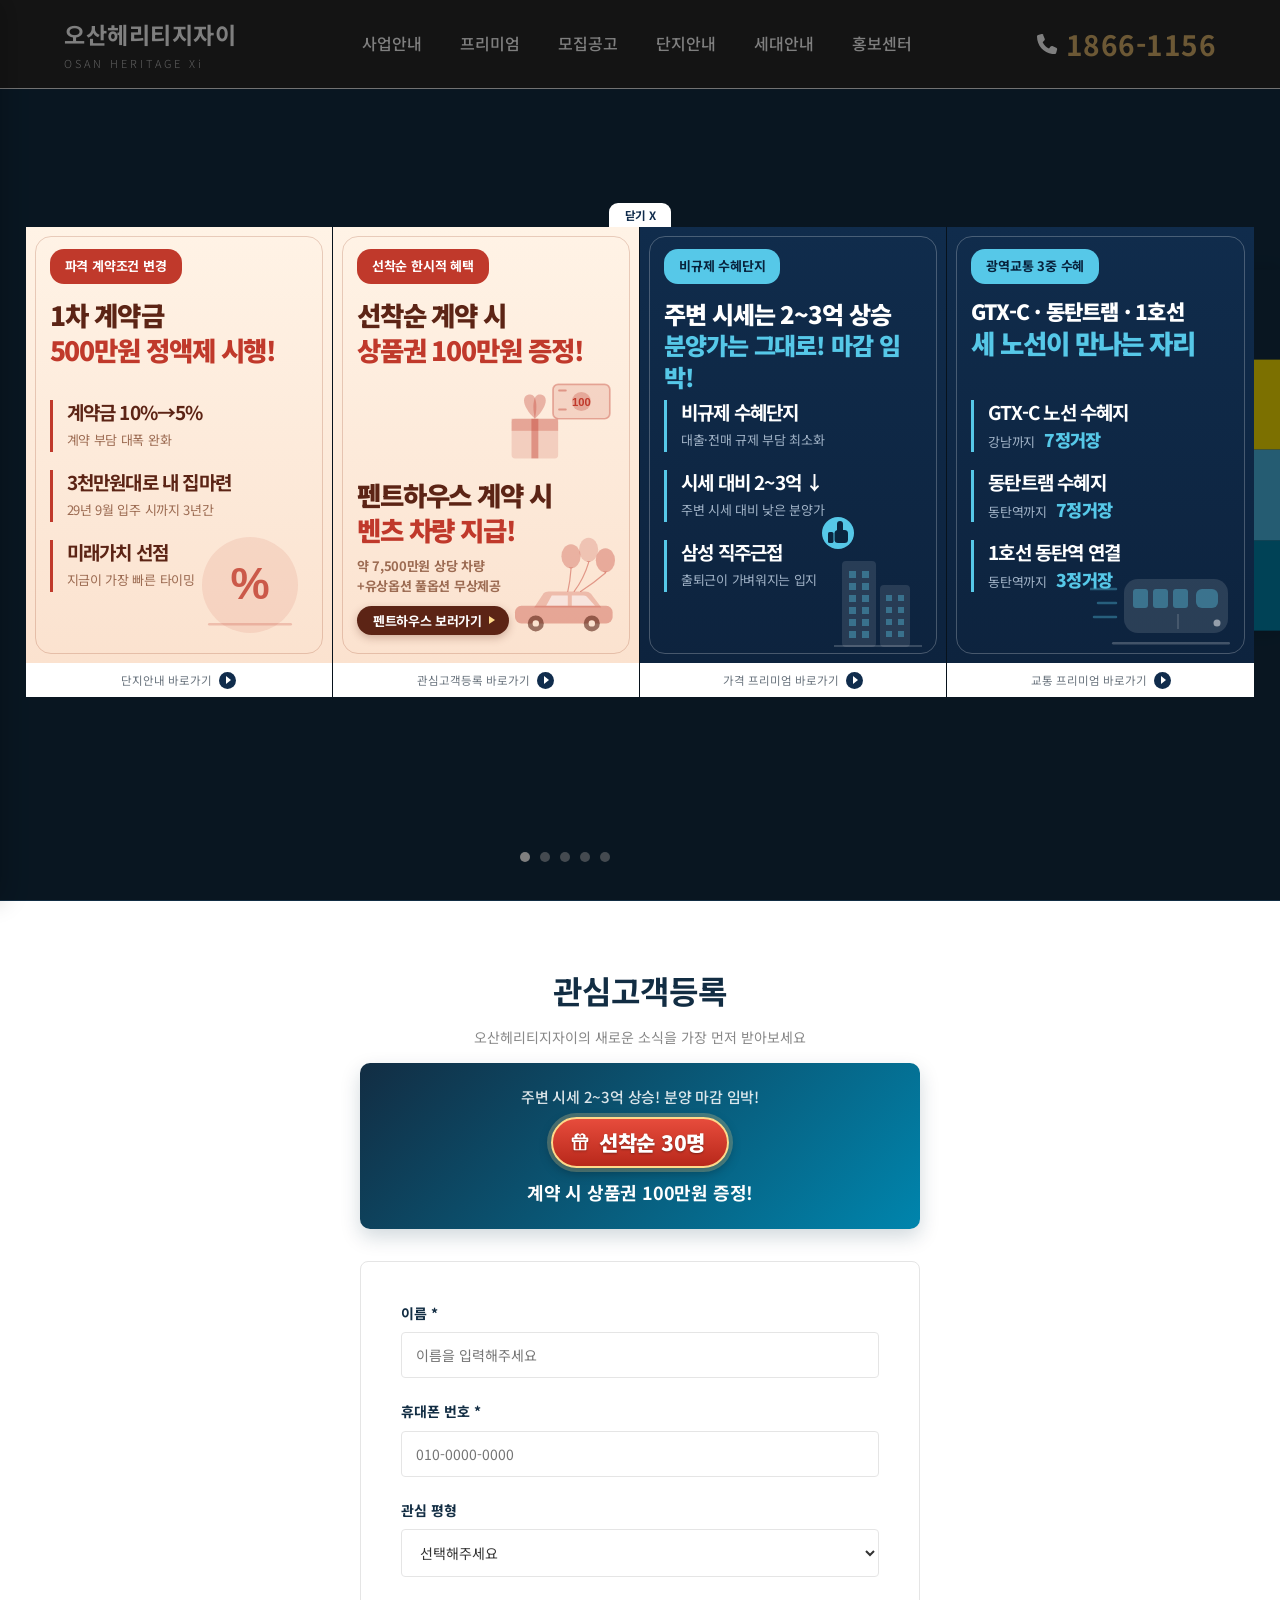
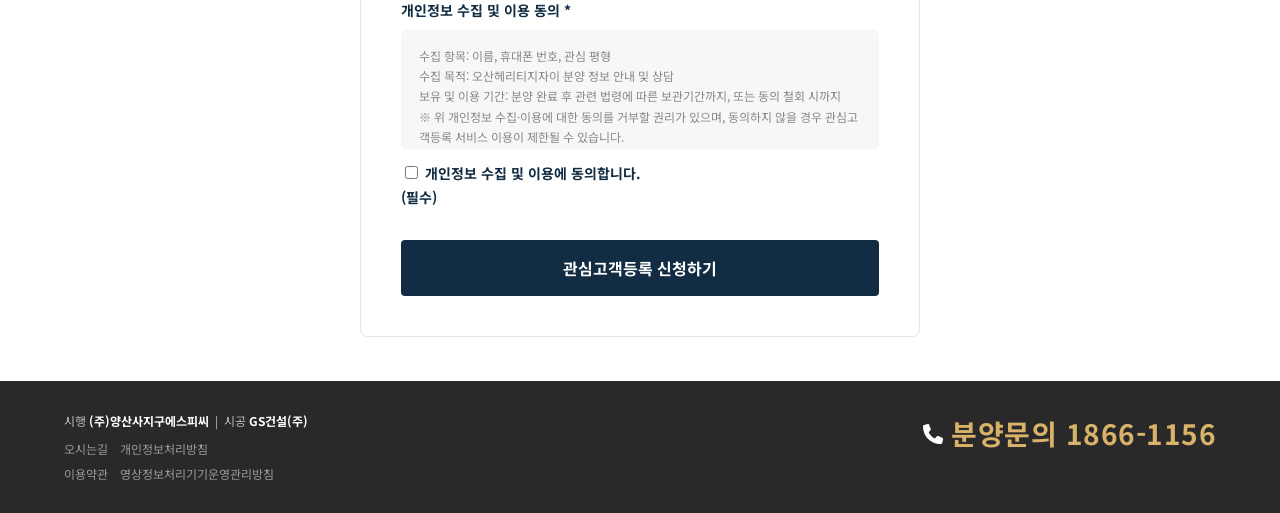
<file: index.html>
<!DOCTYPE html>
<html lang="ko">
<head>
<meta charset="UTF-8">
<meta name="viewport" content="width=device-width, initial-scale=1.0">
<link rel="icon" type="image/png" sizes="32x32" href="/assets/favicon/favicon-32.png">
<link rel="icon" type="image/png" sizes="16x16" href="/assets/favicon/favicon-16.png">
<link rel="icon" type="image/png" sizes="192x192" href="/assets/favicon/favicon-192.png">
<link rel="icon" type="image/png" sizes="512x512" href="/assets/favicon/favicon-512.png">
<link rel="apple-touch-icon" sizes="180x180" href="/assets/favicon/apple-touch-icon.png">
<link rel="shortcut icon" href="/assets/favicon/favicon.ico">
<meta name="naver-site-verification" content="7ec84d9cf727ca65f450f22ba43d7354e55caa03" />
<meta name="google-site-verification" content="VvR5LiEnEhk9Ea7OHbeYmYlBsPX9XdPE2b96Da_HIW8" />
<title>오산헤리티지자이 | 병점역 도보권 신축 아파트 분양 (오산 양산동)</title>
<meta name="description" content="경기도 오산시 양산동, 병점역 도보권 오산헤리티지자이 분양 정보. 1단지·2단지 총 1,069세대 대단지, GTX-C·동탄트램 호재. 관심고객등록 시 상품권 증정.">
<meta property="og:type" content="website">
<meta property="og:site_name" content="오산헤리티지자이">
<meta property="og:title" content="오산헤리티지자이 | 병점역 도보권 신축 아파트 분양">
<meta property="og:description" content="경기도 오산시 양산동, 병점역 도보권 오산헤리티지자이. 1,069세대 대단지, GTX-C·동탄트램 호재.">
<meta property="og:image" content="https://xn--oy2b91kr2dszac2c1et0n5sxjoafjv9z.com/assets/hero-mobile/main.jpg">
<meta property="og:url" content="https://xn--oy2b91kr2dszac2c1et0n5sxjoafjv9z.com/">
<meta property="og:locale" content="ko_KR">
<meta name="twitter:card" content="summary_large_image">
<link rel="canonical" href="https://xn--oy2b91kr2dszac2c1et0n5sxjoafjv9z.com/">
<script type="application/ld+json">
{
  "@context": "https://schema.org",
  "@type": "ApartmentComplex",
  "name": "오산헤리티지자이",
  "description": "경기도 오산시 양산동, 병점역 도보권 신축 아파트 오산헤리티지자이. 1단지·2단지 총 1,069세대.",
  "url": "https://xn--oy2b91kr2dszac2c1et0n5sxjoafjv9z.com/",
  "telephone": "1866-1156",
  "numberOfAccommodationUnits": "1069",
  "address": {
    "@type": "PostalAddress",
    "streetAddress": "양산동",
    "addressLocality": "오산시",
    "addressRegion": "경기도",
    "addressCountry": "KR"
  },
  "image": "https://xn--oy2b91kr2dszac2c1et0n5sxjoafjv9z.com/assets/hero-mobile/main.jpg"
}
</script>
<link rel="stylesheet" href="css/style.css?v=20261008">
<style>
  /* 메인 진입 팝업 (가격 프리미엄 + 교통 프리미엄) — 정중앙에 두 장 붙여서 노출 */
  #xipopWrap{position:fixed;inset:0;z-index:600;display:flex;justify-content:center;align-items:center;background:rgba(0,0,0,.5);}
  .xipop-group{display:flex;flex-direction:column;align-items:center;pointer-events:auto;max-width:96vw;}
  .xipop-pair{display:flex;max-width:96vw;overflow-x:auto;align-items:flex-start;}
  /* 카드 사이 세로 구분선을 바로가기 버튼 영역까지 연장해 CTA를 시각적으로 분리 */
  .xipop-popup:not(:last-child){border-right:1px solid rgba(0,0,0,.14);}

  /* 모바일 전용 팝업 - 가격·교통을 세로로 쌓아서 노출 */
  .mobile-popup-stack{display:flex;flex-direction:column;gap:16px;}
  .mobile-popup-stack .xipop-popup{width:100%;max-width:350px;margin:0 auto;}
  .xipop-popup{width:350px;font-family:'Noto Sans KR',-apple-system,sans-serif;}
  .xipop-tabwrap{display:flex;justify-content:center;}
  .xipop-card{position:relative;background:linear-gradient(180deg,#102c4c 0%,#0d233e 100%);height:436px;padding:0 24px;overflow:hidden;}
  .xipop-frame{position:absolute;top:9px;left:9px;right:9px;bottom:9px;border:1px solid rgba(255,255,255,.24);border-radius:16px;pointer-events:none;}
  .xipop-art{position:absolute;pointer-events:none;}
  .xipop-close{display:block;width:62px;height:24px;padding:0;border:0;border-radius:9px 9px 0 0;background:#fff;color:#102c4c;font-family:inherit;font-size:11.5px;font-weight:700;letter-spacing:-.3px;cursor:pointer;transition:color .15s ease;}
  .xipop-close:hover{color:#2f6ea8;}
  .xipop-head{position:relative;display:flex;align-items:center;justify-content:flex-end;gap:8px;height:62px;padding-top:22px;border-bottom:1px solid rgba(255,255,255,.28);margin:0 -24px;padding-right:18px;}
  .xipop-head .xipop-name{font-size:12px;font-weight:700;color:#fff;letter-spacing:-.4px;}
  .xipop-head img{height:21px;display:block;}
  .xipop-body{position:relative;padding-top:22px;}
  .xipop-chip{display:inline-block;background:#56c8e8;color:#08223c;font-size:13px;font-weight:700;padding:7px 15px;border-radius:14px;letter-spacing:-.2px;}
  .xipop-card.xipop-bonus{background:linear-gradient(180deg,#fff3e6 0%,#fbe2cf 100%);}
  .xipop-bonus .xipop-frame{border-color:rgba(150,60,30,.22);}
  .xipop-bonus .xipop-chip{background:#c0392b;color:#fff;}
  .xipop-bonus .xipop-h1{color:#5c2415;}
  .xipop-bonus .xipop-h1 span{color:#c0392b;}
  .xipop-bonus .xipop-item{border-left-color:#c0392b;}
  .xipop-bonus .xipop-item b{color:#5c2415;}
  .xipop-bonus .xipop-item i,.xipop-bonus .xipop-item .xipop-desc{color:#9c6b52;}
  .xipop-bonus .xipop-h1 .sm{color:#5c2415;font-size:26.5px;}
  .xipop-h1{margin-top:14px;height:76px;font-size:26.5px;font-weight:900;line-height:1.32;letter-spacing:-1.1px;color:#fff;}
  .xipop-h1 span{color:#56c8e8;}
  .xipop-h1.xipop-h1-fit{font-size:24px;}
  .xipop-h1.xipop-h1-auto{height:auto;margin-top:0;}
  .xipop-h1.xipop-h1-gap{margin-top:104px;}
  .xipop-sub{margin-top:8px;font-size:13px;line-height:20px;font-weight:700;letter-spacing:-.3px;color:#9c6b52;}
  .xipop-ph-btn{display:inline-flex;align-items:center;gap:7px;margin-top:10px;padding:8px 14px 8px 16px;border-radius:999px;background:#5c2415;color:#fff;font-size:13px;font-weight:700;letter-spacing:-.3px;line-height:1;box-shadow:0 3px 8px rgba(92,36,21,.28);}
  .xipop-ph-btn i{width:0;height:0;border-left:6px solid #ffd98a;border-top:4.5px solid transparent;border-bottom:4.5px solid transparent;}
  .xipop-ph-btn:hover{background:#c0392b;}
  .xipop-h1 .sm{display:block;font-size:21px;letter-spacing:-.8px;color:#fff;}
  .xipop-list{margin-top:26px;}
  .xipop-item{height:52px;margin-bottom:18px;border-left:3px solid #56c8e8;padding-left:14px;}
  .xipop-item b{display:block;font-size:19px;line-height:24px;font-weight:700;color:#fff;letter-spacing:-.8px;}
  .xipop-item .xipop-row{display:flex;align-items:baseline;gap:9px;margin-top:7px;height:18px;}
  .xipop-item i{font-size:13px;line-height:18px;font-style:normal;color:#a0b2c6;letter-spacing:-.3px;}
  .xipop-item em{font-size:17.5px;line-height:18px;font-weight:900;font-style:normal;color:#56c8e8;letter-spacing:-.6px;}
  .xipop-item .xipop-desc{display:block;margin-top:7px;height:18px;font-size:13px;line-height:18px;color:#a0b2c6;letter-spacing:-.3px;}
  .xipop-cta{height:34px;display:flex;align-items:center;justify-content:center;gap:7px;background:#fff;font-size:11.5px;color:#69737d;cursor:pointer;}
  .xipop-cta:hover{color:#102c4c;}
  /* 모바일 팝업 전용 - 버튼처럼 확실히 보이게 알약형 + 그림자 (PC는 기존 스타일 유지) */
  .mobile-popup-banner .xipop-cta{height:42px;font-size:12.5px;font-weight:700;color:#102c4c;border-radius:21px;box-shadow:0 4px 14px rgba(0,0,0,.2);width:84%;margin:-21px auto 0;position:relative;z-index:2;}
  .mobile-popup-banner .xipop-cta:hover{color:#0d233e;}
  .xipop-cta .xipop-arrow{width:17px;height:17px;border-radius:50%;background:#102c4c;display:flex;align-items:center;justify-content:center;}
  .xipop-cta .xipop-arrow::after{content:"";border-left:5px solid #fff;border-top:4px solid transparent;border-bottom:4px solid transparent;margin-left:2px;}

  /* 모바일에서는 팝업 오버레이 대신, 슬라이딩 이미지·세대수 박스 바로 아래에 동일 디자인의
     정적 이미지를 삽입한다 (팝업 UI가 화면을 가리고 닫기 버튼도 눌리지 않는 문제 회피). */
  .mobile-popup-banner{display:none;}
  .mobile-popup-banner img{width:100%;display:block;border-radius:16px;}
  @media(max-width:900px){
    #xipopWrap{display:none;}
    .mobile-popup-banner{display:block;padding:20px 0;}
  }
</style>
</head>
<body>

<div id="xipopWrap">
  <div class="xipop-group">
    <div class="xipop-tabwrap">
      <button class="xipop-close" type="button" aria-label="팝업 닫기" onclick="closeXiPopupAll()">닫기 X</button>
    </div>
    <div class="xipop-pair">
  <div class="xipop-popup" id="xipopContract">
    <div class="xipop-card xipop-bonus">
      <div class="xipop-frame"></div>
      <svg class="xipop-art" style="right:22px;bottom:18px" width="120" height="120" viewBox="0 0 120 120">
        <circle cx="60" cy="60" r="48" fill="rgba(192,57,43,.10)"/>
        <text x="60" y="74" text-anchor="middle" font-family="Arial, sans-serif" font-size="44" font-weight="900" fill="rgba(192,57,43,.8)">%</text>
        <rect x="18" y="98" width="84" height="2.5" rx="1.2" fill="rgba(192,57,43,.22)"/>
      </svg>
      <div class="xipop-body">
        <span class="xipop-chip">파격 계약조건 변경</span>
        <h1 class="xipop-h1"><span class="sm">1차 계약금</span><span>500만원 정액제 시행!</span></h1>
        <div class="xipop-list">
          <div class="xipop-item"><b>계약금 10%→5%</b><i class="xipop-desc">계약 부담 대폭 완화</i></div>
          <div class="xipop-item"><b>3천만원대로 내 집마련</b><i class="xipop-desc">29년 9월 입주 시까지 3년간</i></div>
          <div class="xipop-item"><b>미래가치 선점</b><i class="xipop-desc">지금이 가장 빠른 타이밍</i></div>
        </div>
      </div>
    </div>
    <a href="complex.html" class="xipop-cta">단지안내 바로가기<span class="xipop-arrow"></span></a>
  </div>

  <div class="xipop-popup" id="xipopBonus">
    <div class="xipop-card xipop-bonus">
      <div class="xipop-frame"></div>
      <svg class="xipop-art" style="right:24px;top:152px" width="112" height="95" viewBox="0 0 130 110">
        <rect x="10" y="46" width="54" height="46" rx="4" fill="rgba(192,57,43,.16)"/>
        <rect x="10" y="46" width="54" height="14" fill="rgba(192,57,43,.28)"/>
        <rect x="33" y="46" width="8" height="46" fill="rgba(192,57,43,.4)"/>
        <path d="M37 46 C 24 34, 20 20, 30 18 C 40 16, 40 34, 37 46 Z" fill="rgba(192,57,43,.32)"/>
        <path d="M37 46 C 50 34, 54 20, 44 18 C 34 16, 34 34, 37 46 Z" fill="rgba(192,57,43,.32)"/>
        <rect x="58" y="6" width="66" height="40" rx="6" fill="rgba(192,57,43,.14)" stroke="rgba(192,57,43,.35)" stroke-width="2"/>
        <circle cx="91" cy="26" r="11" fill="rgba(192,57,43,.28)"/>
        <text x="91" y="31" text-anchor="middle" font-family="Arial, sans-serif" font-size="13" font-weight="900" fill="#c0392b">100</text>
        <rect x="64" y="12" width="10" height="2.5" rx="1.2" fill="rgba(192,57,43,.4)"/>
        <rect x="64" y="34" width="10" height="2.5" rx="1.2" fill="rgba(192,57,43,.4)"/>
      </svg>
      <svg class="xipop-art" style="right:20px;bottom:30px" width="112" height="96" viewBox="0 0 140 120">
        <ellipse cx="80" cy="24" rx="12" ry="15" fill="rgba(192,57,43,.30)"/>
        <ellipse cx="102" cy="16" rx="12" ry="15" fill="rgba(192,57,43,.20)"/>
        <ellipse cx="123" cy="29" rx="12" ry="15" fill="rgba(192,57,43,.34)"/>
        <path d="M77 38 L80 40 L83 38 Z M99 30 L102 32 L105 30 Z M120 43 L123 45 L126 43 Z" fill="rgba(192,57,43,.4)"/>
        <path d="M80 40 Q 79 55 76 68 M102 32 Q 96 52 84 68 M123 45 Q 108 58 92 68" fill="none" stroke="rgba(192,57,43,.45)" stroke-width="1.5" stroke-linecap="round"/>
        <path d="M34 88 L46 70 Q48 68 52 68 L98 68 Q102 68 105 71 L118 88 Z" fill="rgba(192,57,43,.24)"/>
        <path d="M49 86 L56 73 L76 73 L76 86 Z M81 86 L81 73 L96 73 Q99 73 101 76 L110 86 Z" fill="rgba(255,255,255,.6)"/>
        <rect x="10" y="86" width="122" height="22" rx="8" fill="rgba(192,57,43,.36)"/>
        <circle cx="36" cy="108" r="10" fill="rgba(92,36,21,.6)"/><circle cx="36" cy="108" r="4" fill="#fbe2cf"/>
        <circle cx="106" cy="108" r="10" fill="rgba(92,36,21,.6)"/><circle cx="106" cy="108" r="4" fill="#fbe2cf"/>
      </svg>
      <div class="xipop-body">
        <span class="xipop-chip">선착순 한시적 혜택</span>
        <h1 class="xipop-h1">선착순 계약 시<br><span>상품권 100만원 증정!</span></h1>
        <div class="xipop-h1 xipop-h1-auto xipop-h1-gap">펜트하우스 계약 시<br><span>벤츠 차량 지급!</span></div>
        <p class="xipop-sub">약 7,500만원 상당 차량<br>+유상옵션 풀옵션 무상제공</p>
        <a href="penthouse.html" class="xipop-ph-btn">펜트하우스 보러가기<i></i></a>
      </div>
    </div>
    <a href="interest.html" class="xipop-cta">관심고객등록 바로가기<span class="xipop-arrow"></span></a>
  </div>

  <div class="xipop-popup" id="xipopPrice">
    <div class="xipop-card">
      <div class="xipop-frame"></div>
      <svg class="xipop-art" style="right:20px;bottom:16px" width="104" height="130" viewBox="0 0 104 130">
        <circle cx="16" cy="16" r="16" fill="#56c8e8"/>
        <g fill="#0a2640">
          <rect x="6" y="15" width="5.5" height="11" rx="1.6"/>
          <rect x="12.5" y="13" width="13.5" height="13" rx="3.5"/>
          <rect x="15" y="4" width="6" height="13" rx="3"/>
        </g>
        <rect x="20" y="44" width="34" height="86" rx="4" fill="rgba(255,255,255,.11)"/>
        <rect x="58" y="68" width="30" height="62" rx="4" fill="rgba(255,255,255,.11)"/>
        <g fill="rgba(86,200,232,.38)">
          <rect x="27" y="54" width="7" height="7"/><rect x="40" y="54" width="7" height="7"/>
          <rect x="27" y="66" width="7" height="7"/><rect x="40" y="66" width="7" height="7"/>
          <rect x="27" y="78" width="7" height="7"/><rect x="40" y="78" width="7" height="7"/>
          <rect x="27" y="90" width="7" height="7"/><rect x="40" y="90" width="7" height="7"/>
          <rect x="27" y="102" width="7" height="7"/><rect x="40" y="102" width="7" height="7"/>
          <rect x="27" y="114" width="7" height="7"/><rect x="40" y="114" width="7" height="7"/>
          <rect x="64" y="78" width="6" height="6"/><rect x="76" y="78" width="6" height="6"/>
          <rect x="64" y="90" width="6" height="6"/><rect x="76" y="90" width="6" height="6"/>
          <rect x="64" y="102" width="6" height="6"/><rect x="76" y="102" width="6" height="6"/>
          <rect x="64" y="114" width="6" height="6"/><rect x="76" y="114" width="6" height="6"/>
        </g>
        <rect x="12" y="128" width="88" height="2" fill="rgba(255,255,255,.18)"/>
      </svg>
      <div class="xipop-body">
        <span class="xipop-chip">비규제 수혜단지</span>
        <h1 class="xipop-h1 xipop-h1-fit">주변 시세는 2~3억 상승<br><span>분양가는 그대로! 마감 임박!</span></h1>
        <div class="xipop-list">
          <div class="xipop-item"><b>비규제 수혜단지</b><i class="xipop-desc">대출·전매 규제 부담 최소화</i></div>
          <div class="xipop-item"><b>시세 대비 2~3억 ↓</b><i class="xipop-desc">주변 시세 대비 낮은 분양가</i></div>
          <div class="xipop-item"><b>삼성 직주근접</b><i class="xipop-desc">출퇴근이 가벼워지는 입지</i></div>
        </div>
      </div>
    </div>
    <a href="premium.html#price" class="xipop-cta">가격 프리미엄 바로가기<span class="xipop-arrow"></span></a>
  </div>

  <div class="xipop-popup" id="xipopTransit">
    <div class="xipop-card">
      <div class="xipop-frame"></div>
      <svg class="xipop-art" style="right:24px;bottom:16px" width="140" height="68" viewBox="0 0 140 68">
        <g stroke="rgba(86,200,232,.36)" stroke-width="2.5" stroke-linecap="round">
          <line x1="0" y1="10" x2="26" y2="10"/><line x1="8" y1="24" x2="26" y2="24"/>
          <line x1="4" y1="38" x2="26" y2="38"/>
        </g>
        <rect x="34" y="0" width="104" height="54" rx="14" fill="rgba(255,255,255,.12)"/>
        <g fill="rgba(86,200,232,.38)">
          <rect x="43" y="10" width="15" height="19" rx="3"/>
          <rect x="63" y="10" width="15" height="19" rx="3"/>
          <rect x="83" y="10" width="15" height="19" rx="3"/>
          <rect x="106" y="10" width="22" height="19" rx="6"/>
        </g>
        <line x1="88" y1="35" x2="88" y2="50" stroke="rgba(255,255,255,.18)" stroke-width="1.5"/>
        <circle cx="127" cy="44" r="3.5" fill="rgba(255,255,255,.5)"/>
        <rect x="22" y="63" width="118" height="2.5" rx="1.2" fill="rgba(255,255,255,.22)"/>
      </svg>
      <div class="xipop-body">
        <span class="xipop-chip">광역교통 3중 수혜</span>
        <h1 class="xipop-h1"><span class="sm">GTX-C · 동탄트램 · 1호선</span><span>세 노선이 만나는 자리</span></h1>
        <div class="xipop-list">
          <div class="xipop-item"><b>GTX-C 노선 수혜지</b><div class="xipop-row"><i>강남까지</i><em>7정거장</em></div></div>
          <div class="xipop-item"><b>동탄트램 수혜지</b><div class="xipop-row"><i>동탄역까지</i><em>7정거장</em></div></div>
          <div class="xipop-item"><b>1호선 동탄역 연결</b><div class="xipop-row"><i>동탄역까지</i><em>3정거장</em></div></div>
        </div>
      </div>
    </div>
    <a href="premium.html#traffic" class="xipop-cta">교통 프리미엄 바로가기<span class="xipop-arrow"></span></a>
  </div>
    </div>
  </div>
</div>
<script>
  function closeXiPopupAll(){
    var el = document.getElementById('xipopWrap');
    if(el) el.style.display = 'none';
  }
</script>

<header class="site-header">
  <div class="gnb-top">
    <div class="wrap">
      <a href="index.html" class="brand">오산헤리티지자이<small>OSAN HERITAGE Xi</small></a>
      <ul class="gnb-main">
        <li><a href="business.html">사업안내</a>
        <div class="gnb-dropdown">
          <a href="business.html#overview" data-panel="overview">사업개요</a>
          <a href="business.html#brand" data-panel="brand">브랜드소개</a>
          <a href="business.html#location" data-panel="location">입지환경</a>
          <a href="business.html#directions" data-panel="directions">오시는 길</a>
        </div>
        </li>
        <li><a href="premium.html">프리미엄</a>
        <div class="gnb-dropdown">
          <a href="premium.html#price" data-panel="price">가격 프리미엄</a>
          <a href="premium.html#new" data-panel="new">신축 프리미엄</a>
          <a href="premium.html#traffic" data-panel="traffic">교통 프리미엄</a>
          <a href="premium.html#life" data-panel="life">생활 프리미엄</a>
          <a href="penthouse.html">펜트하우스 프리미엄</a>
        </div>
        </li>
        <li><a href="sale.html">모집공고</a>
        <div class="gnb-dropdown">
          <a href="sale.html#notice1" data-panel="notice1">1단지 모집공고</a>
          <a href="sale.html#notice2" data-panel="notice2">2단지 모집공고</a>
          <a href="sale.html#notice3" data-panel="notice3">무순위 모집공고</a>
        </div>
        </li>
        <li><a href="complex.html">단지안내</a>
        <div class="gnb-dropdown">
          <a href="complex.html#design" data-panel="design">단지설계</a>
          <a href="complex.html#layout" data-panel="layout">단지 배치도</a>
          <a href="complex.html#donghosu" data-panel="donghosu">동·호수 배치도</a>
          <a href="complex.html#xian" data-panel="xian">CLUB XIAN</a>
          <a href="complex.html#cloud" data-panel="cloud">CLUB CLOUD</a>
          <a href="complex.html#system" data-panel="system">SYSTEM</a>
          <a href="complex.html#telecom" data-panel="telecom">이동통신설비 협의결과서</a>
        </div>
        </li>
        <li><a href="unit.html">세대안내</a>
        <div class="gnb-dropdown">
          <a href="unit.html#basic" data-panel="basic">기본제공품목</a>
          <a href="unit.html#pyeong" data-panel="pyeong">평형정보</a>
          <a href="unit.html#emodel" data-panel="emodel">E-모델하우스</a>
        </div>
        </li>
        <li><a href="promo.html">홍보센터</a>
        <div class="gnb-dropdown">
          <a href="promo.html#xitv" data-panel="xitv">자이TV</a>
          <a href="promo.html#promov" data-panel="promov">홍보영상</a>
        </div>
        </li>
      </ul>
      <div class="gnb-cta">
        <a href="tel:1866-1156" class="phone-badge"><span class="pb-row"><svg class="ic-phone" viewBox="0 0 512 512" aria-hidden="true"><path d="M164.9 24.6c-7.7-18.6-28-28.5-47.4-23.2l-88 24C12.1 30.2 0 46 0 64C0 311.4 200.6 512 448 512c18 0 33.8-12.1 38.6-29.5l24-88c5.3-19.4-4.6-39.7-23.2-47.4l-96-40c-16.3-6.8-35.2-2.1-46.3 11.6L304.7 368C234.3 334.7 177.3 277.7 144 207.3L184.6 167c13.7-11.1 18.4-30 11.6-46.3l-40-96z"/></svg>1866-1156</span><span class="pb-tap">눌러서 전화연결</span></a>
      </div>
    </div>
  </div>
</header>

<section class="hero">
  <div class="hero-slide active" style="background-image:url('https://xi.co.kr/Files/cmsMain/20260716_095718_895009.jpg')"></div>
  <div class="hero-slide" style="background-image:url('https://xi.co.kr/Files/cmsMain/20260716_095717_960001.jpg')"></div>
  <div class="hero-slide" style="background-image:url('https://xi.co.kr/Files/cmsMain/20260716_095718_192003.jpg')"></div>
  <div class="hero-slide" style="background-image:url('https://xi.co.kr/Files/cmsMain/20260716_095718_449005.jpg')"></div>
  <div class="hero-slide" style="background-image:url('https://xi.co.kr/Files/cmsMain/20260716_095718_680007.jpg')"></div>

  <div class="hero-dots"></div>
</section>

<!-- 모바일 전용 히어로 슬라이더 (PC 배경형 대신 세로 비율에 맞춘 카드형 이미지 사용, 사진 자체에 점 네비게이션이 포함돼있어 별도 점은 두지 않음) -->
<section class="hero-mobile">
  <div class="hero-slide-m active"><img src="assets/hero-mobile/main.jpg" alt="오산헤리티지자이"></div>
  <div class="hero-slide-m"><img src="assets/hero-mobile/value.jpg" alt="더 커질 병점역 미래가치"></div>
  <div class="hero-slide-m"><img src="assets/hero-mobile/traffic.jpg" alt="쾌속 광역 교통망"></div>
  <div class="hero-slide-m"><img src="assets/hero-mobile/edu.jpg" alt="탁월한 교육 인프라"></div>
  <div class="hero-slide-m"><img src="assets/hero-mobile/life.jpg" alt="센트럴 그린라이프"></div>
</section>

<!-- 세대수 강조 박스 (슬라이딩 이미지 바로 아래) -->
<section class="household-box">
  <div class="wrap">
    <p class="hb-main">총 1,783세대 랜드마크 대단지</p>
    <p class="hb-sub">(1단지 1,069세대, 2단지 714세대)</p>
  </div>
</section>

<!-- 모바일 전용 프리미엄 안내 (PC 팝업과 동일 카드 디자인, 모바일에서는 세로로 쌓아서 노출) -->
<section class="mobile-popup-banner">
  <div class="wrap">
    <div class="mobile-popup-stack">

      <div class="xipop-popup" id="m-xipopContract">
        <div class="xipop-card xipop-bonus">
          <div class="xipop-frame"></div>
          <svg class="xipop-art" style="right:22px;bottom:18px" width="120" height="120" viewBox="0 0 120 120">
            <circle cx="60" cy="60" r="48" fill="rgba(192,57,43,.10)"/>
            <text x="60" y="74" text-anchor="middle" font-family="Arial, sans-serif" font-size="44" font-weight="900" fill="rgba(192,57,43,.8)">%</text>
            <rect x="18" y="98" width="84" height="2.5" rx="1.2" fill="rgba(192,57,43,.22)"/>
          </svg>
          <div class="xipop-body">
            <span class="xipop-chip">파격 계약조건 변경</span>
            <h1 class="xipop-h1"><span class="sm">1차 계약금</span><span>500만원 정액제 시행!</span></h1>
            <div class="xipop-list">
              <div class="xipop-item"><b>계약금 10%→5%</b><i class="xipop-desc">계약 부담 대폭 완화</i></div>
              <div class="xipop-item"><b>3천만원대로 내 집마련</b><i class="xipop-desc">29년 9월 입주 시까지 3년간</i></div>
              <div class="xipop-item"><b>미래가치 선점</b><i class="xipop-desc">지금이 가장 빠른 타이밍</i></div>
            </div>
          </div>
        </div>
        <a href="complex.html" class="xipop-cta">단지안내 바로가기<span class="xipop-arrow"></span></a>
      </div>

      <div class="xipop-popup" id="m-xipopBonus">
        <div class="xipop-card xipop-bonus">
          <div class="xipop-frame"></div>
          <svg class="xipop-art" style="right:24px;top:152px" width="112" height="95" viewBox="0 0 130 110">
            <rect x="10" y="46" width="54" height="46" rx="4" fill="rgba(192,57,43,.16)"/>
            <rect x="10" y="46" width="54" height="14" fill="rgba(192,57,43,.28)"/>
            <rect x="33" y="46" width="8" height="46" fill="rgba(192,57,43,.4)"/>
            <path d="M37 46 C 24 34, 20 20, 30 18 C 40 16, 40 34, 37 46 Z" fill="rgba(192,57,43,.32)"/>
            <path d="M37 46 C 50 34, 54 20, 44 18 C 34 16, 34 34, 37 46 Z" fill="rgba(192,57,43,.32)"/>
            <rect x="58" y="6" width="66" height="40" rx="6" fill="rgba(192,57,43,.14)" stroke="rgba(192,57,43,.35)" stroke-width="2"/>
            <circle cx="91" cy="26" r="11" fill="rgba(192,57,43,.28)"/>
            <text x="91" y="31" text-anchor="middle" font-family="Arial, sans-serif" font-size="13" font-weight="900" fill="#c0392b">100</text>
            <rect x="64" y="12" width="10" height="2.5" rx="1.2" fill="rgba(192,57,43,.4)"/>
            <rect x="64" y="34" width="10" height="2.5" rx="1.2" fill="rgba(192,57,43,.4)"/>
          </svg>
          <svg class="xipop-art" style="right:20px;bottom:30px" width="112" height="96" viewBox="0 0 140 120">
            <ellipse cx="80" cy="24" rx="12" ry="15" fill="rgba(192,57,43,.30)"/>
            <ellipse cx="102" cy="16" rx="12" ry="15" fill="rgba(192,57,43,.20)"/>
            <ellipse cx="123" cy="29" rx="12" ry="15" fill="rgba(192,57,43,.34)"/>
            <path d="M77 38 L80 40 L83 38 Z M99 30 L102 32 L105 30 Z M120 43 L123 45 L126 43 Z" fill="rgba(192,57,43,.4)"/>
            <path d="M80 40 Q 79 55 76 68 M102 32 Q 96 52 84 68 M123 45 Q 108 58 92 68" fill="none" stroke="rgba(192,57,43,.45)" stroke-width="1.5" stroke-linecap="round"/>
            <path d="M34 88 L46 70 Q48 68 52 68 L98 68 Q102 68 105 71 L118 88 Z" fill="rgba(192,57,43,.24)"/>
            <path d="M49 86 L56 73 L76 73 L76 86 Z M81 86 L81 73 L96 73 Q99 73 101 76 L110 86 Z" fill="rgba(255,255,255,.6)"/>
            <rect x="10" y="86" width="122" height="22" rx="8" fill="rgba(192,57,43,.36)"/>
            <circle cx="36" cy="108" r="10" fill="rgba(92,36,21,.6)"/><circle cx="36" cy="108" r="4" fill="#fbe2cf"/>
            <circle cx="106" cy="108" r="10" fill="rgba(92,36,21,.6)"/><circle cx="106" cy="108" r="4" fill="#fbe2cf"/>
          </svg>
          <div class="xipop-body">
            <span class="xipop-chip">선착순 한시적 혜택</span>
            <h1 class="xipop-h1">선착순 계약 시<br><span>상품권 100만원 증정!</span></h1>
            <div class="xipop-h1 xipop-h1-auto xipop-h1-gap">펜트하우스 계약 시<br><span>벤츠 차량 지급!</span></div>
            <p class="xipop-sub">약 7,500만원 상당 차량<br>+유상옵션 풀옵션 무상제공</p>
            <a href="penthouse.html" class="xipop-ph-btn">펜트하우스 보러가기<i></i></a>
          </div>
        </div>
        <a href="interest.html" class="xipop-cta">관심고객등록 바로가기<span class="xipop-arrow"></span></a>
      </div>

      <div class="xipop-popup" id="m-xipopPrice">
        <div class="xipop-card">
          <div class="xipop-frame"></div>
          <svg class="xipop-art" style="right:20px;bottom:16px" width="104" height="130" viewBox="0 0 104 130">
            <circle cx="16" cy="16" r="16" fill="#56c8e8"/>
            <g fill="#0a2640">
              <rect x="6" y="15" width="5.5" height="11" rx="1.6"/>
              <rect x="12.5" y="13" width="13.5" height="13" rx="3.5"/>
              <rect x="15" y="4" width="6" height="13" rx="3"/>
            </g>
            <rect x="20" y="44" width="34" height="86" rx="4" fill="rgba(255,255,255,.11)"/>
            <rect x="58" y="68" width="30" height="62" rx="4" fill="rgba(255,255,255,.11)"/>
            <g fill="rgba(86,200,232,.38)">
              <rect x="27" y="54" width="7" height="7"/><rect x="40" y="54" width="7" height="7"/>
              <rect x="27" y="66" width="7" height="7"/><rect x="40" y="66" width="7" height="7"/>
              <rect x="27" y="78" width="7" height="7"/><rect x="40" y="78" width="7" height="7"/>
              <rect x="27" y="90" width="7" height="7"/><rect x="40" y="90" width="7" height="7"/>
              <rect x="27" y="102" width="7" height="7"/><rect x="40" y="102" width="7" height="7"/>
              <rect x="27" y="114" width="7" height="7"/><rect x="40" y="114" width="7" height="7"/>
              <rect x="64" y="78" width="6" height="6"/><rect x="76" y="78" width="6" height="6"/>
              <rect x="64" y="90" width="6" height="6"/><rect x="76" y="90" width="6" height="6"/>
              <rect x="64" y="102" width="6" height="6"/><rect x="76" y="102" width="6" height="6"/>
              <rect x="64" y="114" width="6" height="6"/><rect x="76" y="114" width="6" height="6"/>
            </g>
            <rect x="12" y="128" width="88" height="2" fill="rgba(255,255,255,.18)"/>
          </svg>
          <div class="xipop-body">
            <span class="xipop-chip">비규제 수혜단지</span>
            <h1 class="xipop-h1 xipop-h1-fit">주변 시세는 2~3억 상승<br><span>분양가는 그대로! 마감 임박!</span></h1>
            <div class="xipop-list">
              <div class="xipop-item"><b>비규제 수혜단지</b><i class="xipop-desc">대출·전매 규제 부담 최소화</i></div>
              <div class="xipop-item"><b>시세 대비 2~3억 ↓</b><i class="xipop-desc">주변 시세 대비 낮은 분양가</i></div>
              <div class="xipop-item"><b>삼성 직주근접</b><i class="xipop-desc">출퇴근이 가벼워지는 입지</i></div>
            </div>
          </div>
        </div>
        <a href="premium.html#price" class="xipop-cta">가격 프리미엄 바로가기<span class="xipop-arrow"></span></a>
      </div>

      <div class="xipop-popup" id="m-xipopTransit">
        <div class="xipop-card">
          <div class="xipop-frame"></div>
          <svg class="xipop-art" style="right:24px;bottom:16px" width="140" height="68" viewBox="0 0 140 68">
            <g stroke="rgba(86,200,232,.36)" stroke-width="2.5" stroke-linecap="round">
              <line x1="0" y1="10" x2="26" y2="10"/><line x1="8" y1="24" x2="26" y2="24"/>
              <line x1="4" y1="38" x2="26" y2="38"/>
            </g>
            <rect x="34" y="0" width="104" height="54" rx="14" fill="rgba(255,255,255,.12)"/>
            <g fill="rgba(86,200,232,.38)">
              <rect x="43" y="10" width="15" height="19" rx="3"/>
              <rect x="63" y="10" width="15" height="19" rx="3"/>
              <rect x="83" y="10" width="15" height="19" rx="3"/>
              <rect x="106" y="10" width="22" height="19" rx="6"/>
            </g>
            <line x1="88" y1="35" x2="88" y2="50" stroke="rgba(255,255,255,.18)" stroke-width="1.5"/>
            <circle cx="127" cy="44" r="3.5" fill="rgba(255,255,255,.5)"/>
            <rect x="22" y="63" width="118" height="2.5" rx="1.2" fill="rgba(255,255,255,.22)"/>
          </svg>
          <div class="xipop-body">
            <span class="xipop-chip">광역교통 3중 수혜</span>
            <h1 class="xipop-h1"><span class="sm">GTX-C · 동탄트램 · 1호선</span><span>세 노선이 만나는 자리</span></h1>
            <div class="xipop-list">
              <div class="xipop-item"><b>GTX-C 노선 수혜지</b><div class="xipop-row"><i>강남까지</i><em>7정거장</em></div></div>
              <div class="xipop-item"><b>동탄트램 수혜지</b><div class="xipop-row"><i>동탄역까지</i><em>7정거장</em></div></div>
              <div class="xipop-item"><b>1호선 동탄역 연결</b><div class="xipop-row"><i>동탄역까지</i><em>3정거장</em></div></div>
            </div>
          </div>
        </div>
        <a href="premium.html#traffic" class="xipop-cta">교통 프리미엄 바로가기<span class="xipop-arrow"></span></a>
      </div>
    </div>
  </div>
</section>

<!-- 관심고객등록 프로모션 + 등록폼 (히어로 아래 빈 공간을 채우고, 바로 그 자리에서 등록까지 가능하게) -->
<section class="quick-interest" id="quickInterest">
  <div class="wrap">
    <div class="page-title"><h2>관심고객등록</h2><p>오산헤리티지자이의 새로운 소식을 가장 먼저 받아보세요</p></div>

    <div class="promo-box">
      <p>주변 시세 2~3억 상승! 분양 마감 임박!</p>
      <span class="promo-badge"><svg viewBox="0 0 24 24" width="22" height="22" aria-hidden="true"><path fill="#fff" d="M20 7h-2.2A3 3 0 0 0 12 4.6 3 3 0 0 0 6.2 7H4a1 1 0 0 0-1 1v3a1 1 0 0 0 1 1h1v8a1 1 0 0 0 1 1h12a1 1 0 0 0 1-1v-8h1a1 1 0 0 0 1-1V8a1 1 0 0 0-1-1zM9 5.5a1.5 1.5 0 0 1 2.9.5l.1 1H9.5A1.5 1.5 0 0 1 9 5.5zm6 1.5h-2.5l.1-1A1.5 1.5 0 1 1 15 7zM11 20H7v-8h4zm6 0h-4v-8h4zm2-10H5V9h14z"/></svg>선착순 30명</span>
      <p>계약 시 상품권 100만원 증정!</p>
    </div>

    <form class="form-box interest-form">
      <div class="form-row">
        <label for="qi-name">이름 *</label>
        <input type="text" id="qi-name" name="name" placeholder="이름을 입력해주세요" required>
      </div>

      <div class="form-row">
        <label for="qi-phone">휴대폰 번호 *</label>
        <input type="tel" id="qi-phone" name="phone" placeholder="010-0000-0000" required>
      </div>

      <div class="form-row">
        <label for="qi-type">관심 평형</label>
        <select id="qi-type" name="type">
          <option value="">선택해주세요</option>
          <option>75㎡</option>
          <option>84㎡A</option>
          <option>84㎡B</option>
          <option>84㎡C</option>
          <option>84㎡D</option>
          <option>102㎡</option>
          <option>124㎡</option>
          <option>166㎡P</option>
        </select>
      </div>

      <div class="form-row">
        <label>개인정보 수집 및 이용 동의 *</label>
        <div class="agree-box">
          수집 항목: 이름, 휴대폰 번호, 관심 평형<br>
          수집 목적: 오산헤리티지자이 분양 정보 안내 및 상담<br>
          보유 및 이용 기간: 분양 완료 후 관련 법령에 따른 보관기간까지, 또는 동의 철회 시까지<br>
          ※ 위 개인정보 수집·이용에 대한 동의를 거부할 권리가 있으며, 동의하지 않을 경우 관심고객등록 서비스 이용이 제한될 수 있습니다.
        </div>
        <label class="agree-check"><input type="checkbox" id="qi-agree" required> <span>개인정보 수집 및 이용에 동의합니다.<span class="agree-required">(필수)</span></span></label>
      </div>

      <button type="submit" class="submit-btn">관심고객등록 신청하기</button>
    </form>

    <div class="done-box">
      <div class="mark">✓</div>
      <h3 style="color:var(--navy);font-size:22px;margin-bottom:10px;">등록이 완료되었습니다</h3>
      <p style="color:#777;">입력해주신 정보는 담당자 확인 후 순차적으로 연락드릴 예정입니다.<br>감사합니다.</p>
    </div>
  </div>
</section>

<footer class="site-footer">
  <div class="wrap">
    <div>
      <span>시행 <b>(주)양산사지구에스피씨</b> &nbsp;|&nbsp; 시공 <b>GS건설(주)</b></span>
      <div class="links" style="margin-top:8px;">
        <div class="links-row"><a href="#">오시는길</a><a href="#">개인정보처리방침</a></div>
        <div class="links-row"><a href="#">이용약관</a><a href="#">영상정보처리기기운영관리방침</a></div>
      </div>
    </div>
    <div class="footer-call-row"><a href="tel:1866-1156" class="phone-badge"><span class="pb-row"><svg class="ic-phone" viewBox="0 0 512 512" aria-hidden="true"><path d="M164.9 24.6c-7.7-18.6-28-28.5-47.4-23.2l-88 24C12.1 30.2 0 46 0 64C0 311.4 200.6 512 448 512c18 0 33.8-12.1 38.6-29.5l24-88c5.3-19.4-4.6-39.7-23.2-47.4l-96-40c-16.3-6.8-35.2-2.1-46.3 11.6L304.7 368C234.3 334.7 177.3 277.7 144 207.3L184.6 167c13.7-11.1 18.4-30 11.6-46.3l-40-96z"/></svg>분양문의 1866-1156</span><span class="pb-tap">눌러서 전화연결</span></a></div>
  </div>
</footer>

<script src="js/main.js?v=20260827"></script>
<script type="text/javascript" src="//wcs.pstatic.net/wcslog.js"></script>
<script type="text/javascript">
if(!wcs_add) var wcs_add = {};
wcs_add["wa"] = "2552273d3cf18a0";
if(window.wcs) {
  wcs_do();
}
</script>
</body>
</html>
</file>
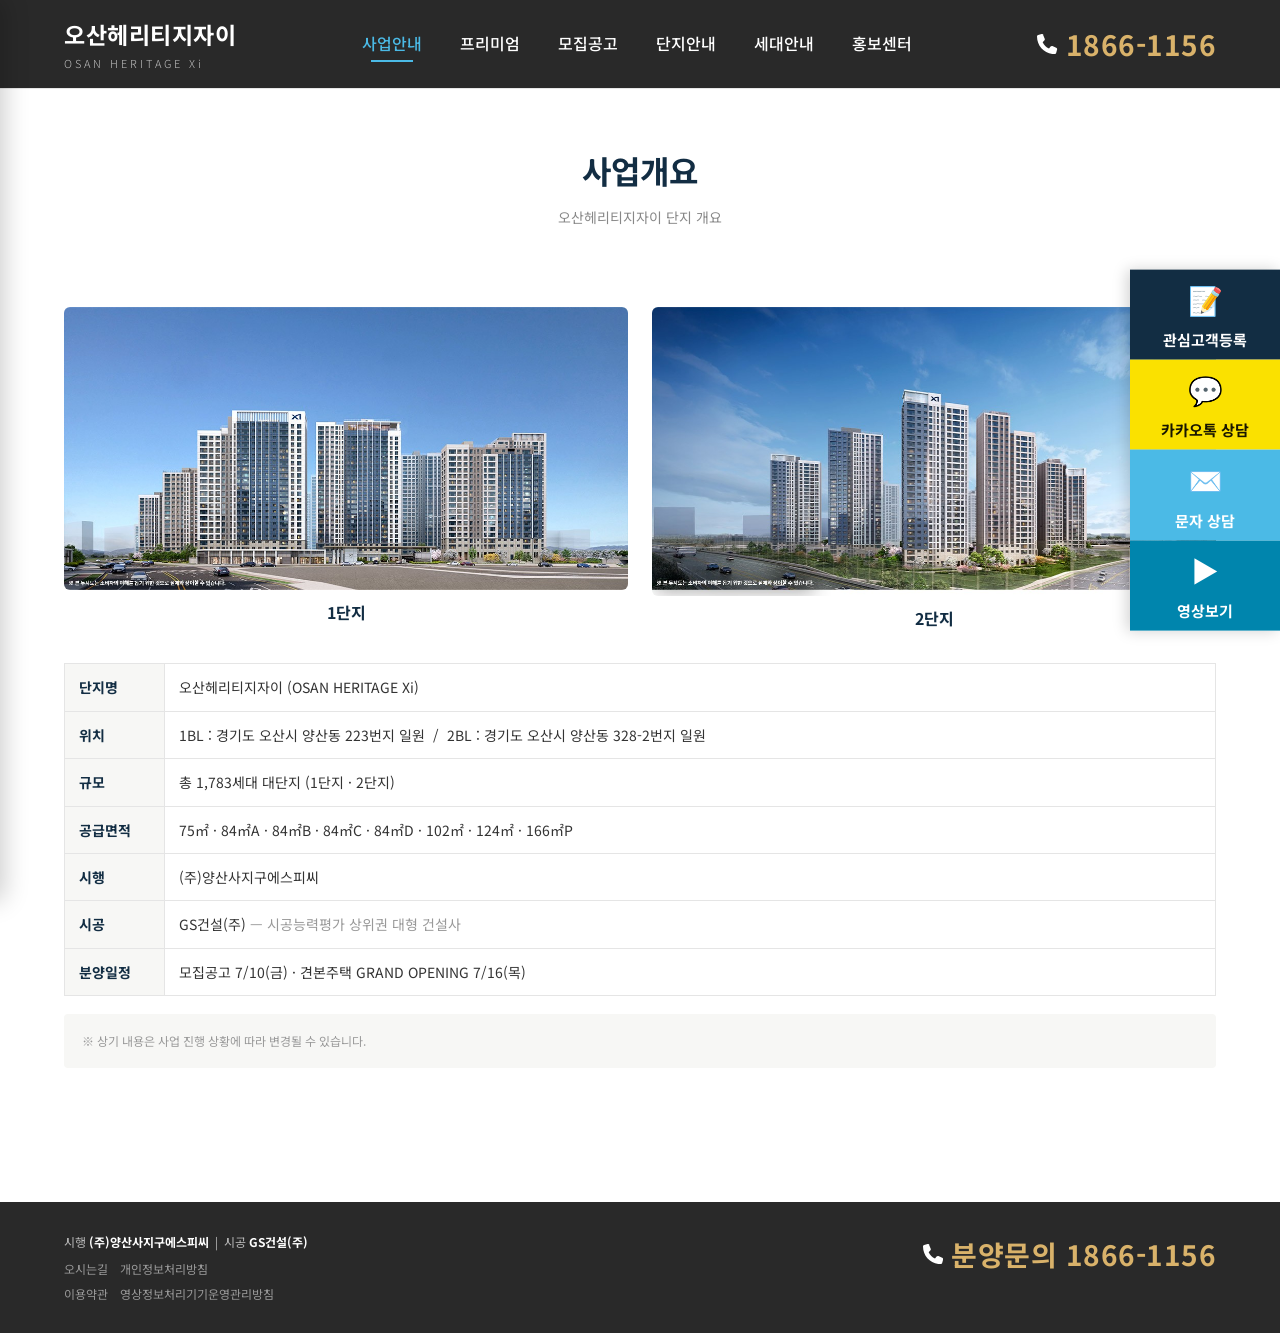
<file: business.html>
<!DOCTYPE html>
<html lang="ko">
<head>
<meta charset="UTF-8">
<meta name="viewport" content="width=device-width, initial-scale=1.0">
<link rel="icon" type="image/png" sizes="32x32" href="/assets/favicon/favicon-32.png">
<link rel="icon" type="image/png" sizes="16x16" href="/assets/favicon/favicon-16.png">
<link rel="icon" type="image/png" sizes="192x192" href="/assets/favicon/favicon-192.png">
<link rel="icon" type="image/png" sizes="512x512" href="/assets/favicon/favicon-512.png">
<link rel="apple-touch-icon" sizes="180x180" href="/assets/favicon/apple-touch-icon.png">
<link rel="shortcut icon" href="/assets/favicon/favicon.ico">
<title>사업안내 - 오산헤리티지자이 | 사업개요·브랜드·입지환경</title>
<meta name="description" content="오산헤리티지자이 사업개요, GS건설 자이 브랜드소개, 병점역 도보권 입지환경과 오시는 길 안내.">
<meta property="og:type" content="website">
<meta property="og:site_name" content="오산헤리티지자이">
<meta property="og:title" content="사업안내 - 오산헤리티지자이">
<meta property="og:description" content="오산헤리티지자이 사업개요, 브랜드소개, 병점역 도보권 입지환경 안내.">
<meta property="og:image" content="https://xn--oy2b91kr2dszac2c1et0n5sxjoafjv9z.com/assets/hero-mobile/main.jpg">
<meta property="og:url" content="https://xn--oy2b91kr2dszac2c1et0n5sxjoafjv9z.com/business.html">
<meta property="og:locale" content="ko_KR">
<meta name="twitter:card" content="summary_large_image">
<link rel="canonical" href="https://xn--oy2b91kr2dszac2c1et0n5sxjoafjv9z.com/business.html">
<link rel="stylesheet" href="css/style.css?v=20261008">
</head>
<body>

<header class="site-header">
  <div class="gnb-top">
    <div class="wrap">
      <a href="index.html" class="brand">오산헤리티지자이<small>OSAN HERITAGE Xi</small></a>
      <ul class="gnb-main">
        <li class="active"><a href="business.html">사업안내</a>
        <div class="gnb-dropdown">
          <a href="business.html#overview" data-panel="overview">사업개요</a>
          <a href="business.html#brand" data-panel="brand">브랜드소개</a>
          <a href="business.html#location" data-panel="location">입지환경</a>
          <a href="business.html#directions" data-panel="directions">오시는 길</a>
        </div>
        </li>
        <li><a href="premium.html">프리미엄</a>
        <div class="gnb-dropdown">
          <a href="premium.html#price" data-panel="price">가격 프리미엄</a>
          <a href="premium.html#new" data-panel="new">신축 프리미엄</a>
          <a href="premium.html#traffic" data-panel="traffic">교통 프리미엄</a>
          <a href="premium.html#life" data-panel="life">생활 프리미엄</a>
          <a href="penthouse.html">펜트하우스 프리미엄</a>
        </div>
        </li>
        <li><a href="sale.html">모집공고</a>
        <div class="gnb-dropdown">
          <a href="sale.html#notice1" data-panel="notice1">1단지 모집공고</a>
          <a href="sale.html#notice2" data-panel="notice2">2단지 모집공고</a>
          <a href="sale.html#notice3" data-panel="notice3">무순위 모집공고</a>
        </div>
        </li>
        <li><a href="complex.html">단지안내</a>
        <div class="gnb-dropdown">
          <a href="complex.html#design" data-panel="design">단지설계</a>
          <a href="complex.html#layout" data-panel="layout">단지 배치도</a>
          <a href="complex.html#donghosu" data-panel="donghosu">동·호수 배치도</a>
          <a href="complex.html#xian" data-panel="xian">CLUB XIAN</a>
          <a href="complex.html#cloud" data-panel="cloud">CLUB CLOUD</a>
          <a href="complex.html#system" data-panel="system">SYSTEM</a>
          <a href="complex.html#telecom" data-panel="telecom">이동통신설비 협의결과서</a>
        </div>
        </li>
        <li><a href="unit.html">세대안내</a>
        <div class="gnb-dropdown">
          <a href="unit.html#basic" data-panel="basic">기본제공품목</a>
          <a href="unit.html#pyeong" data-panel="pyeong">평형정보</a>
          <a href="unit.html#emodel" data-panel="emodel">E-모델하우스</a>
        </div>
        </li>
        <li><a href="promo.html">홍보센터</a>
        <div class="gnb-dropdown">
          <a href="promo.html#xitv" data-panel="xitv">자이TV</a>
          <a href="promo.html#promov" data-panel="promov">홍보영상</a>
        </div>
        </li>
      </ul>
      <div class="gnb-cta">
        <a href="tel:1866-1156" class="phone-badge"><span class="pb-row"><svg class="ic-phone" viewBox="0 0 512 512" aria-hidden="true"><path d="M164.9 24.6c-7.7-18.6-28-28.5-47.4-23.2l-88 24C12.1 30.2 0 46 0 64C0 311.4 200.6 512 448 512c18 0 33.8-12.1 38.6-29.5l24-88c5.3-19.4-4.6-39.7-23.2-47.4l-96-40c-16.3-6.8-35.2-2.1-46.3 11.6L304.7 368C234.3 334.7 177.3 277.7 144 207.3L184.6 167c13.7-11.1 18.4-30 11.6-46.3l-40-96z"/></svg>1866-1156</span><span class="pb-tap">눌러서 전화연결</span></a>
      </div>
    </div>
  </div>
</header>

<div class="content">

  <!-- 사업개요 -->
  <div class="subpanel" id="overview">
    <div class="page-title"><h2>사업개요</h2><p>오산헤리티지자이 단지 개요</p></div>
    <div class="wrap">
      <div class="block">
        <div class="grid2" style="margin-bottom:32px;">
          <figure style="margin:0;">
            <img src="assets/business/cg-1bl.jpg" alt="1단지 조감도" style="width:100%;border-radius:6px;">
            <figcaption style="text-align:center;margin-top:10px;font-weight:700;color:var(--navy);">1단지</figcaption>
          </figure>
          <figure style="margin:0;">
            <img src="assets/business/cg-2bl.jpg" alt="2단지 조감도" style="width:100%;border-radius:6px;">
            <figcaption style="text-align:center;margin-top:10px;font-weight:700;color:var(--navy);">2단지</figcaption>
          </figure>
        </div>
        <table class="biz-table">
          <tr><th>단지명</th><td>오산헤리티지자이 (OSAN HERITAGE Xi)</td></tr>
          <tr><th>위치</th><td>1BL : 경기도 오산시 양산동 223번지 일원 &nbsp;/&nbsp; 2BL : 경기도 오산시 양산동 328-2번지 일원</td></tr>
          <tr><th>규모</th><td>총 1,783세대 대단지 (1단지 · 2단지)</td></tr>
          <tr><th>공급면적</th><td>75㎡ · 84㎡A · 84㎡B · 84㎡C · 84㎡D · 102㎡ · 124㎡ · 166㎡P</td></tr>
          <tr><th>시행</th><td>(주)양산사지구에스피씨</td></tr>
          <tr><th>시공</th><td>GS건설(주) <span style="color:#999;">— 시공능력평가 상위권 대형 건설사</span></td></tr>
          <tr><th>분양일정</th><td>모집공고 7/10(금) · 견본주택 GRAND OPENING 7/16(목)</td></tr>
        </table>
        <p class="note" style="margin-top:18px;">※ 상기 내용은 사업 진행 상황에 따라 변경될 수 있습니다.</p>
      </div>
    </div>
  </div>

  <!-- 브랜드소개 -->
  <div class="subpanel" id="brand">
    <div class="page-title"><h2>브랜드소개</h2><p>자이의 스타일이 시작되는 곳, 자이의 생활을 체험하는 곳</p></div>
    <div class="wrap">
      <div class="block" style="padding-top:0;">
        <img src="assets/business/brand-film.jpg" alt="Xi Brand Film" style="width:100%;border-radius:6px;display:block;">
        <div style="text-align:center;padding:40px 0 6px;">
          <img src="assets/business/brand-tagline.png" alt="EXPERIENCE INSPIRATION" style="max-width:560px;width:85%;">
        </div>
      </div>
      <div class="block">
        <h3 class="section-title">Brand Identity</h3>
        <p>고객의 삶에 대한 섬세한 통찰력으로 일상이 특별해지는 경험을 창조합니다.<br>
        고객의 삶 속에서 찾은 작지만 새로운 실마리들은 뜻밖의 영감이 되어, 익숙하고 당연하다고 생각했던 모든 것들에
        새로운 의미를 부여함으로써 고객이 보고, 느끼고, 즐기고, 성장하는 모든 순간을 새로운 경험으로 창조합니다.
        이러한 영감과 경험으로 이루어진 여정은 고객의 삶을 재창조하고, 자이의 차별적 가치를 향해 앞으로 나아가는
        원동력이 됩니다. 고객의 삶 속에 숨겨진 잠재력에서 영감을 찾아 특별한 고객 경험으로 성장시키는 것,
        그것이 자이의 존재 이유입니다.</p>
      </div>
      <div class="block">
        <h3 class="section-title">Core Value</h3>
        <div class="grid2">
          <div class="card"><div class="body" style="padding-top:22px;"><h4>고객을 향한 몰입</h4><p>고객을 향한 깊은 이해와 남다른 통찰력. 고객 경험 여정을 관통하는 자이의 마음가짐과 태도</p></div></div>
          <div class="card"><div class="body" style="padding-top:22px;"><h4>섬세함의 차이</h4><p>고객을 향한 섬세한 시선. 차이를 완성하는 자이의 섬세함</p></div></div>
          <div class="card"><div class="body" style="padding-top:22px;"><h4>자이안만이 누리는 특별함</h4><p>일상과 문화, 미학과 기술의 경계를 확장하여 삶에 영감을 주는 다양한 상품 및 서비스 컨텐츠</p></div></div>
          <div class="card"><div class="body" style="padding-top:22px;"><h4>최상의 경험</h4><p>고객이 원하는 삶의 다양한 가치들이 일상 속에서 실현되는 경험</p></div></div>
        </div>
      </div>
      <div class="block">
        <h3 class="section-title">Brand Color</h3>
        <div class="grid2">
          <div style="display:flex;align-items:center;gap:14px;"><div style="width:56px;height:56px;border-radius:4px;background:#122d43;flex:none;"></div><div><b>XI DEEP Blue</b><br><span style="color:#888;font-size:13px;">PANTONE 2189 C · HEX 122d43</span></div></div>
          <div style="display:flex;align-items:center;gap:14px;"><div style="width:56px;height:56px;border-radius:4px;background:#d8d4cd;flex:none;"></div><div><b>Xi Gray</b><br><span style="color:#888;font-size:13px;">PANTONE Cool Gray 1C · HEX d8d4cd</span></div></div>
          <div style="display:flex;align-items:center;gap:14px;"><div style="width:56px;height:56px;border-radius:4px;background:#4bbae6;flex:none;"></div><div><b>Xi Sky Blue</b><br><span style="color:#888;font-size:13px;">PANTONE 638 C · HEX 46a5e6</span></div></div>
          <div style="display:flex;align-items:center;gap:14px;"><div style="width:56px;height:56px;border-radius:4px;background:#0085ad;flex:none;"></div><div><b>Xi Heritage Blue</b><br><span style="color:#888;font-size:13px;">PANTONE 7704 C · HEX 0085ad</span></div></div>
        </div>
        <p class="note" style="margin-top:18px;">2024년 11월, 자이 로고가 새롭게 리뉴얼되었습니다. 일상이 특별해지는 경험을 담은 자이의 새로운 로고는 2024년 11월 분양단지부터 적용되며, 현재 공사가 진행중인 단지는 주요 노출부 일부(외벽 및 문주)에 적용될 예정입니다.</p>
      </div>
      <div class="block">
        <h3 class="section-title">Logo</h3>
        <div style="text-align:center;padding:10px 0 32px;">
          <img src="assets/business/brand-symbol.png" alt="Xi Symbol" style="max-width:340px;width:55%;">
        </div>
        <div class="grid2">
          <div style="text-align:center;padding:30px;background:var(--bg-soft);border-radius:6px;">
            <img src="assets/business/logotype-en.png" alt="Xi Logotype 영문" style="max-width:200px;width:70%;">
            <p style="margin-top:14px;color:#888;font-size:13px;">Logotype_영문</p>
          </div>
          <div style="text-align:center;padding:30px;background:var(--bg-soft);border-radius:6px;">
            <img src="assets/business/logotype-kr.png" alt="Xi Logotype 국문" style="max-width:200px;width:70%;">
            <p style="margin-top:14px;color:#888;font-size:13px;">Logotype_국문</p>
          </div>
        </div>
      </div>
      <div class="block">
        <h3 class="section-title">Brand Film</h3>
        <p style="color:#777;margin-bottom:14px;">GS건설 자이의 브랜드 홍보영상을 확인하실 수 있습니다.</p>
        <div class="grid3">
          <div class="card"><div class="body" style="padding-top:22px;"><h4 style="font-size:14px;">IT'S XI MOMENT</h4><p>Xi 브랜드 홍보 영상 - Xi x LIFE | Xi x NEW</p></div></div>
          <div class="card"><div class="body" style="padding-top:22px;"><h4 style="font-size:14px;">CLUB XIAN</h4><p>Xi 브랜드 홍보 영상 - CLUB XIAN | XIAN vie</p></div></div>
          <div class="card"><div class="body" style="padding-top:22px;"><h4 style="font-size:14px;">자이 브랜드 광고</h4><p>[SPY편] · [IoT편] Full ver</p></div></div>
        </div>
      </div>
    </div>
  </div>

  <!-- 입지환경 -->
  <div class="subpanel" id="location">
    <div class="page-title"><h2>입지환경</h2><p>병점역 신주거타운, 더 커질 미래가치</p></div>
    <div class="wrap">
      <div class="block" style="padding-bottom:8px;">
        <img src="assets/business/location-map.jpg" alt="입지환경 위치도" style="width:100%;border-radius:6px;">
      </div>
      <div class="block">
        <h3 class="section-title">주요 개발 호재</h3>
        <ul class="steps">
          <li><b class="num">1</b><div class="tx"><b>병점복합타운</b><span>국토교통부고시 제2024-747호</span></div></li>
          <li><b class="num">2</b><div class="tx"><b>동탄 트램(계획)</b><span>대도시권광역교통위원회고시 제2024-12호, 화성특례시 &lsquo;2040년 화성도시기본계획&rsquo;</span></div></li>
          <li><b class="num">3</b><div class="tx"><b>GTX-C노선(연장추진)</b><span>국토교통부고시 제2024-483호</span></div></li>
          <li><b class="num">4</b><div class="tx"><b>1호선 동탄역 연장(계획)</b><span>솔빛나루역 신설 — 국가철도공단 타당성 검증 통과, 사업 추진 중</span></div></li>
          <li><b class="num">5</b><div class="tx"><b>오산 양산4지구 도시개발구역 · 체육공원(계획)</b><span>경기도 고시 제2025-211호</span></div></li>
          <li><b class="num">6</b><div class="tx"><b>오산용인고속도로(계획)</b><span>국토교통부 공고 제2020-114호</span></div></li>
          <li><b class="num">7</b><div class="tx"><b>양산중(예정)</b><span>오산시 공고 제2023-1752호</span></div></li>
          <li><b class="num">8</b><div class="tx"><b>양산1초(가칭, 계획)</b><span>경기도화성오산교육지원청 고시 제2024-117호</span></div></li>
        </ul>
        <p class="note" style="margin-top:18px;">※ 본 홈페이지의 위치도는 네이버 지도를 참조하여 소비자의 이해를 돕기 위해 제작된 것으로 실제와 다를 수 있습니다.<br>
        ※ 본 홈페이지의 현황 및 개발 계획은 관계 기관의 홈페이지 등을 참조하여 작성된 것으로 사업 계획 및 일정은 당사와는 무관하며, 추후 변경될 수 있습니다.</p>
      </div>
    </div>
  </div>

  <!-- 오시는 길 -->
  <div class="subpanel" id="directions">
    <div class="page-title"><h2>오시는 길</h2></div>
    <div class="wrap">
      <div class="block">
        <div class="directions-grid">
          <div class="directions-map"><img src="assets/business/directions-map.jpg" alt="오시는 길 약도"></div>
          <div class="directions-info">
            <h3>오시는 길</h3>
            <div class="d-section">
              <h4>견본주택</h4>
              <p>경기 오산시 양산동 10-10<br><span class="note-inline">※ 견본주택은 오픈 후 관람 가능합니다.</span></p>
            </div>
            <div class="d-section">
              <h4>현장</h4>
              <p>1BL : 경기도 오산시 양산동 223번지 일원<br>2BL : 경기도 오산시 양산동 328-2번지 일원</p>
            </div>
            <div class="d-list">
              <div class="d-row"><span>견본주택</span><a class="map-btn" href="https://map.naver.com/p/search/%EA%B2%BD%EA%B8%B0%20%EC%98%A4%EC%82%B0%EC%8B%9C%20%EC%96%91%EC%82%B0%EB%8F%99%2010-10" target="_blank" rel="noopener">🗺 네이버지도 보기</a></div>
              <div class="d-row"><span>현장</span><a class="map-btn" href="https://map.naver.com/p/search/%EA%B2%BD%EA%B8%B0%EB%8F%84%20%EC%98%A4%EC%82%B0%EC%8B%9C%20%EC%96%91%EC%82%B0%EB%8F%99%20223%EB%B2%88%EC%A7%80" target="_blank" rel="noopener">🗺 네이버지도 보기</a></div>
            </div>
          </div>
        </div>
      </div>
    </div>
  </div>

</div>

<footer class="site-footer">
  <div class="wrap">
    <div>
      <span>시행 <b>(주)양산사지구에스피씨</b> &nbsp;|&nbsp; 시공 <b>GS건설(주)</b></span>
      <div class="links" style="margin-top:8px;">
        <div class="links-row"><a href="#">오시는길</a><a href="#">개인정보처리방침</a></div>
        <div class="links-row"><a href="#">이용약관</a><a href="#">영상정보처리기기운영관리방침</a></div>
      </div>
    </div>
    <div class="footer-call-row"><a href="tel:1866-1156" class="phone-badge"><span class="pb-row"><svg class="ic-phone" viewBox="0 0 512 512" aria-hidden="true"><path d="M164.9 24.6c-7.7-18.6-28-28.5-47.4-23.2l-88 24C12.1 30.2 0 46 0 64C0 311.4 200.6 512 448 512c18 0 33.8-12.1 38.6-29.5l24-88c5.3-19.4-4.6-39.7-23.2-47.4l-96-40c-16.3-6.8-35.2-2.1-46.3 11.6L304.7 368C234.3 334.7 177.3 277.7 144 207.3L184.6 167c13.7-11.1 18.4-30 11.6-46.3l-40-96z"/></svg>분양문의 1866-1156</span><span class="pb-tap">눌러서 전화연결</span></a></div>
  </div>
</footer>

<script src="js/main.js?v=20260827"></script>
<script type="text/javascript" src="//wcs.pstatic.net/wcslog.js"></script>
<script type="text/javascript">
if(!wcs_add) var wcs_add = {};
wcs_add["wa"] = "2552273d3cf18a0";
if(window.wcs) {
  wcs_do();
}
</script>
</body>
</html>
</file>
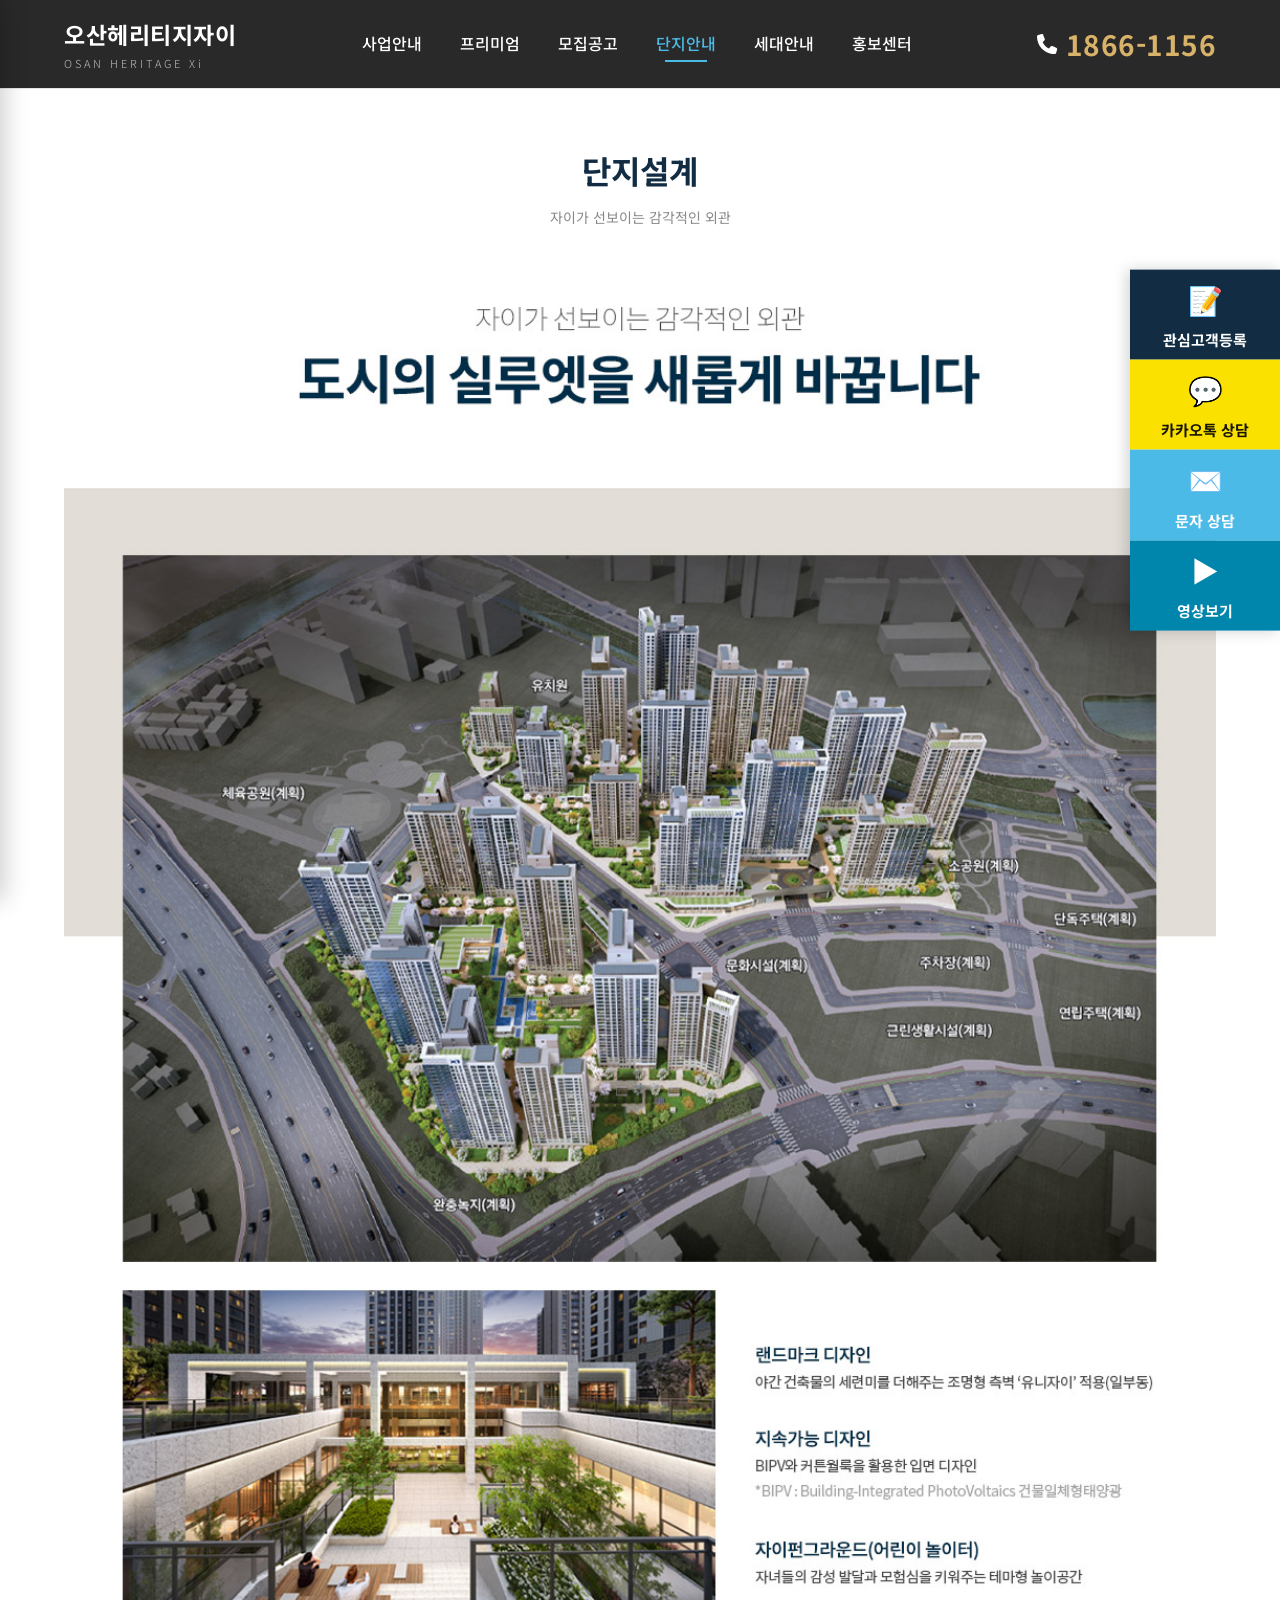
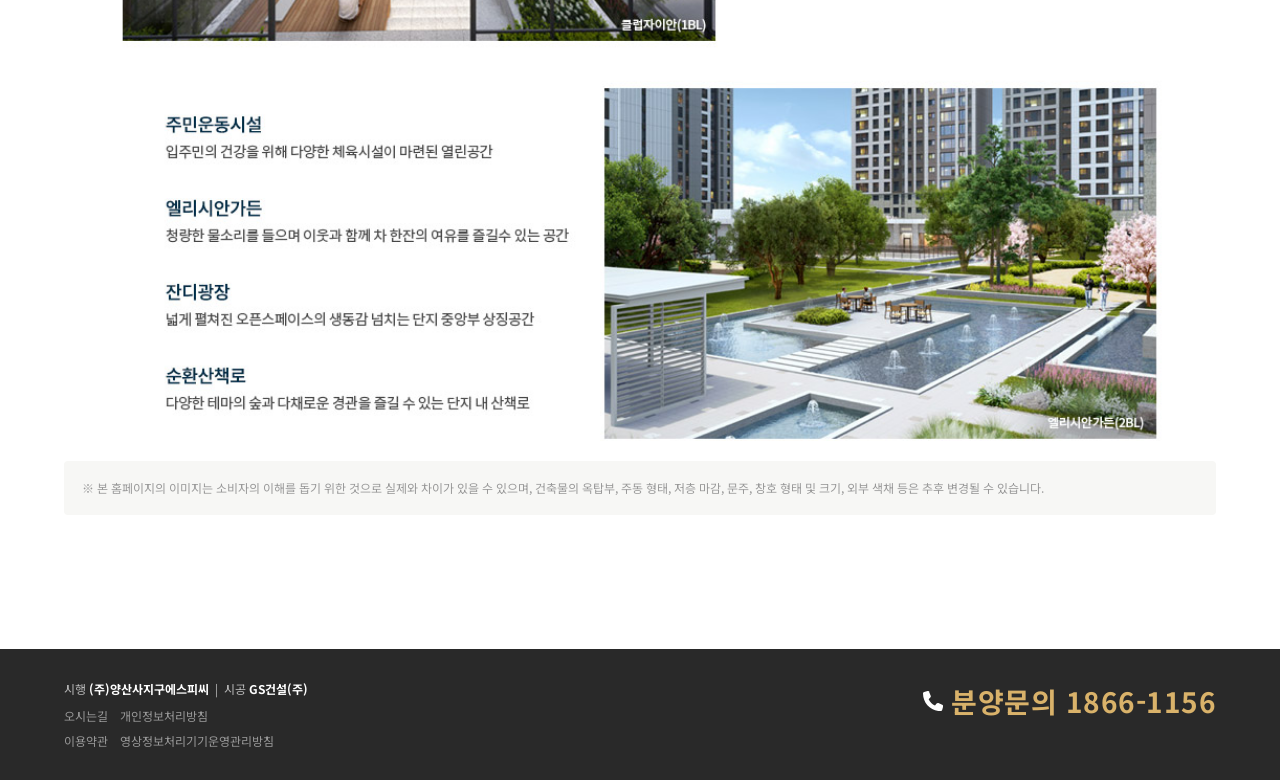
<file: complex.html>
<!DOCTYPE html>
<html lang="ko">
<head>
<meta charset="UTF-8">
<meta name="viewport" content="width=device-width, initial-scale=1.0">
<link rel="icon" type="image/png" sizes="32x32" href="/assets/favicon/favicon-32.png">
<link rel="icon" type="image/png" sizes="16x16" href="/assets/favicon/favicon-16.png">
<link rel="icon" type="image/png" sizes="192x192" href="/assets/favicon/favicon-192.png">
<link rel="icon" type="image/png" sizes="512x512" href="/assets/favicon/favicon-512.png">
<link rel="apple-touch-icon" sizes="180x180" href="/assets/favicon/apple-touch-icon.png">
<link rel="shortcut icon" href="/assets/favicon/favicon.ico">
<title>단지안내 - 오산헤리티지자이 | 단지설계·배치도·커뮤니티</title>
<meta name="description" content="오산헤리티지자이 단지설계, 단지 배치도, 동·호수 배치도, 커뮤니티 시설(CLUB XIAN, CLUB CLOUD) 안내.">
<meta property="og:type" content="website">
<meta property="og:site_name" content="오산헤리티지자이">
<meta property="og:title" content="단지안내 - 오산헤리티지자이">
<meta property="og:description" content="오산헤리티지자이 단지설계, 배치도, 커뮤니티 시설 안내.">
<meta property="og:image" content="https://xn--oy2b91kr2dszac2c1et0n5sxjoafjv9z.com/assets/hero-mobile/main.jpg">
<meta property="og:url" content="https://xn--oy2b91kr2dszac2c1et0n5sxjoafjv9z.com/complex.html">
<meta property="og:locale" content="ko_KR">
<meta name="twitter:card" content="summary_large_image">
<link rel="canonical" href="https://xn--oy2b91kr2dszac2c1et0n5sxjoafjv9z.com/complex.html">
<link rel="stylesheet" href="css/style.css?v=20261008">
<style>
.full-img{width:100%;border-radius:6px;display:block;}
</style>
</head>
<body>

<header class="site-header">
  <div class="gnb-top">
    <div class="wrap">
      <a href="index.html" class="brand">오산헤리티지자이<small>OSAN HERITAGE Xi</small></a>
      <ul class="gnb-main">
        <li><a href="business.html">사업안내</a>
        <div class="gnb-dropdown">
          <a href="business.html#overview" data-panel="overview">사업개요</a>
          <a href="business.html#brand" data-panel="brand">브랜드소개</a>
          <a href="business.html#location" data-panel="location">입지환경</a>
          <a href="business.html#directions" data-panel="directions">오시는 길</a>
        </div>
        </li>
        <li><a href="premium.html">프리미엄</a>
        <div class="gnb-dropdown">
          <a href="premium.html#price" data-panel="price">가격 프리미엄</a>
          <a href="premium.html#new" data-panel="new">신축 프리미엄</a>
          <a href="premium.html#traffic" data-panel="traffic">교통 프리미엄</a>
          <a href="premium.html#life" data-panel="life">생활 프리미엄</a>
          <a href="penthouse.html">펜트하우스 프리미엄</a>
        </div>
        </li>
        <li><a href="sale.html">모집공고</a>
        <div class="gnb-dropdown">
          <a href="sale.html#notice1" data-panel="notice1">1단지 모집공고</a>
          <a href="sale.html#notice2" data-panel="notice2">2단지 모집공고</a>
          <a href="sale.html#notice3" data-panel="notice3">무순위 모집공고</a>
        </div>
        </li>
        <li class="active"><a href="complex.html">단지안내</a>
        <div class="gnb-dropdown">
          <a href="complex.html#design" data-panel="design">단지설계</a>
          <a href="complex.html#layout" data-panel="layout">단지 배치도</a>
          <a href="complex.html#donghosu" data-panel="donghosu">동·호수 배치도</a>
          <a href="complex.html#xian" data-panel="xian">CLUB XIAN</a>
          <a href="complex.html#cloud" data-panel="cloud">CLUB CLOUD</a>
          <a href="complex.html#system" data-panel="system">SYSTEM</a>
          <a href="complex.html#telecom" data-panel="telecom">이동통신설비 협의결과서</a>
        </div>
        </li>
        <li><a href="unit.html">세대안내</a>
        <div class="gnb-dropdown">
          <a href="unit.html#basic" data-panel="basic">기본제공품목</a>
          <a href="unit.html#pyeong" data-panel="pyeong">평형정보</a>
          <a href="unit.html#emodel" data-panel="emodel">E-모델하우스</a>
        </div>
        </li>
        <li><a href="promo.html">홍보센터</a>
        <div class="gnb-dropdown">
          <a href="promo.html#xitv" data-panel="xitv">자이TV</a>
          <a href="promo.html#promov" data-panel="promov">홍보영상</a>
        </div>
        </li>
      </ul>
      <div class="gnb-cta">
        <a href="tel:1866-1156" class="phone-badge"><span class="pb-row"><svg class="ic-phone" viewBox="0 0 512 512" aria-hidden="true"><path d="M164.9 24.6c-7.7-18.6-28-28.5-47.4-23.2l-88 24C12.1 30.2 0 46 0 64C0 311.4 200.6 512 448 512c18 0 33.8-12.1 38.6-29.5l24-88c5.3-19.4-4.6-39.7-23.2-47.4l-96-40c-16.3-6.8-35.2-2.1-46.3 11.6L304.7 368C234.3 334.7 177.3 277.7 144 207.3L184.6 167c13.7-11.1 18.4-30 11.6-46.3l-40-96z"/></svg>1866-1156</span><span class="pb-tap">눌러서 전화연결</span></a>
      </div>
    </div>
  </div>
</header>

<div class="content">

  <!-- 단지설계 -->
  <div class="subpanel" id="design">
    <div class="page-title"><h2>단지설계</h2><p>자이가 선보이는 감각적인 외관</p></div>
    <div class="wrap">
      <div class="block">
        <img class="full-img" src="assets/complex/design/design.jpg" alt="단지설계">
        <p class="note" style="margin-top:18px;">※ 본 홈페이지의 이미지는 소비자의 이해를 돕기 위한 것으로 실제와 차이가 있을 수 있으며, 건축물의 옥탑부, 주동 형태, 저층 마감, 문주, 창호 형태 및 크기, 외부 색채 등은 추후 변경될 수 있습니다.</p>
      </div>
    </div>
  </div>

  <!-- 단지 배치도 -->
  <div class="subpanel" id="layout">
    <div class="page-title"><h2>단지 배치도</h2></div>
    <div class="wrap">
      <div class="block">
        <div class="type-tabs" data-panels="layout-tab">
          <button class="active" data-target="layout-1">1단지</button>
          <button data-target="layout-2">2단지</button>
        </div>
        <div class="type-panel active" data-group="layout-tab" id="layout-1"><img class="full-img" src="assets/complex/layout/1bl.jpg" alt="1단지 배치도"></div>
        <div class="type-panel" data-group="layout-tab" id="layout-2"><img class="full-img" src="assets/complex/layout/2bl.jpg" alt="2단지 배치도"></div>
      </div>
    </div>
  </div>

  <!-- 동호수 배치도 -->
  <div class="subpanel" id="donghosu">
    <div class="page-title"><h2>동·호수 배치도</h2></div>
    <div class="wrap">
      <div class="block">
        <div class="type-tabs" data-panels="dh-tab">
          <button class="active" data-target="dh-1">1단지</button>
          <button data-target="dh-2">2단지</button>
        </div>
        <div class="type-panel active" data-group="dh-tab" id="dh-1"><img class="full-img" src="assets/complex/donghosu/1bl.jpg" alt="1단지 동·호수 배치도"></div>
        <div class="type-panel" data-group="dh-tab" id="dh-2"><img class="full-img" src="assets/complex/donghosu/2bl.jpg" alt="2단지 동·호수 배치도"></div>
      </div>
    </div>
  </div>

  <!-- CLUB XIAN -->
  <div class="subpanel" id="xian">
    <div class="page-title"><h2>CLUB XIAN</h2><p>입주민을 위한 특화 커뮤니티</p></div>
    <div class="wrap">
      <div class="block">
        <div class="type-tabs" data-panels="xian-tab">
          <button class="active" data-target="xian-1">1단지</button>
          <button data-target="xian-2">2단지</button>
          <button data-target="xian-3">특화 커뮤니티</button>
        </div>
        <div class="type-panel active" data-group="xian-tab" id="xian-1"><img class="full-img" src="assets/complex/xian/1bl.jpg" alt="CLUB XIAN 1단지"></div>
        <div class="type-panel" data-group="xian-tab" id="xian-2"><img class="full-img" src="assets/complex/xian/2bl.jpg" alt="CLUB XIAN 2단지"></div>
        <div class="type-panel" data-group="xian-tab" id="xian-3"><img class="full-img" src="assets/complex/xian/special.jpg" alt="CLUB XIAN 특화 커뮤니티"></div>
      </div>
    </div>
  </div>

  <!-- CLUB CLOUD -->
  <div class="subpanel" id="cloud">
    <div class="page-title"><h2>CLUB CLOUD</h2><p>스카이 커뮤니티</p></div>
    <div class="wrap">
      <div class="block">
        <div class="type-tabs" data-panels="cloud-tab">
          <button class="active" data-target="cloud-1">1단지</button>
          <button data-target="cloud-2">2단지</button>
        </div>
        <div class="type-panel active" data-group="cloud-tab" id="cloud-1"><img class="full-img" src="assets/complex/cloud/1bl.jpg" alt="CLUB CLOUD 1단지"></div>
        <div class="type-panel" data-group="cloud-tab" id="cloud-2"><img class="full-img" src="assets/complex/cloud/2bl.jpg" alt="CLUB CLOUD 2단지"></div>
      </div>
    </div>
  </div>

  <!-- SYSTEM -->
  <div class="subpanel" id="system">
    <div class="page-title"><h2>SYSTEM</h2><p>더 안전하고 편리한 스마트 라이프</p></div>
    <div class="wrap">
      <div class="block">
        <div class="type-tabs" data-panels="system-tab">
          <button class="active" data-target="sys-1">스마트&amp;안전 시스템</button>
          <button data-target="sys-2">에너지 시스템</button>
          <button data-target="sys-3">편의 시스템</button>
        </div>
        <div class="type-panel active" data-group="system-tab" id="sys-1"><img class="full-img" src="assets/complex/system/smart.jpg" alt="스마트&안전 시스템"></div>
        <div class="type-panel" data-group="system-tab" id="sys-2"><img class="full-img" src="assets/complex/system/energy.jpg" alt="에너지 시스템"></div>
        <div class="type-panel" data-group="system-tab" id="sys-3"><img class="full-img" src="assets/complex/system/convenience.jpg" alt="편의 시스템"></div>
      </div>
    </div>
  </div>

  <!-- 이동통신설비 협의결과서 -->
  <div class="subpanel" id="telecom">
    <div class="page-title"><h2>이동통신설비 협의결과서</h2></div>
    <div class="wrap">
      <div class="block">
        <div class="type-tabs" data-panels="tc-tab">
          <button class="active" data-target="tc-1">1단지</button>
          <button data-target="tc-2">2단지</button>
        </div>
        <div class="type-panel active" data-group="tc-tab" id="tc-1"><img class="full-img" src="assets/complex/telecom/1bl.jpg" alt="1단지 이동통신설비 협의결과서"></div>
        <div class="type-panel" data-group="tc-tab" id="tc-2"><img class="full-img" src="assets/complex/telecom/2bl.jpg" alt="2단지 이동통신설비 협의결과서"></div>
      </div>
    </div>
  </div>

</div>

<footer class="site-footer">
  <div class="wrap">
    <div>
      <span>시행 <b>(주)양산사지구에스피씨</b> &nbsp;|&nbsp; 시공 <b>GS건설(주)</b></span>
      <div class="links" style="margin-top:8px;">
        <div class="links-row"><a href="#">오시는길</a><a href="#">개인정보처리방침</a></div>
        <div class="links-row"><a href="#">이용약관</a><a href="#">영상정보처리기기운영관리방침</a></div>
      </div>
    </div>
    <div class="footer-call-row"><a href="tel:1866-1156" class="phone-badge"><span class="pb-row"><svg class="ic-phone" viewBox="0 0 512 512" aria-hidden="true"><path d="M164.9 24.6c-7.7-18.6-28-28.5-47.4-23.2l-88 24C12.1 30.2 0 46 0 64C0 311.4 200.6 512 448 512c18 0 33.8-12.1 38.6-29.5l24-88c5.3-19.4-4.6-39.7-23.2-47.4l-96-40c-16.3-6.8-35.2-2.1-46.3 11.6L304.7 368C234.3 334.7 177.3 277.7 144 207.3L184.6 167c13.7-11.1 18.4-30 11.6-46.3l-40-96z"/></svg>분양문의 1866-1156</span><span class="pb-tap">눌러서 전화연결</span></a></div>
  </div>
</footer>

<script src="js/main.js?v=20260827"></script>
<script type="text/javascript" src="//wcs.pstatic.net/wcslog.js"></script>
<script type="text/javascript">
if(!wcs_add) var wcs_add = {};
wcs_add["wa"] = "2552273d3cf18a0";
if(window.wcs) {
  wcs_do();
}
</script>
</body>
</html>
</file>
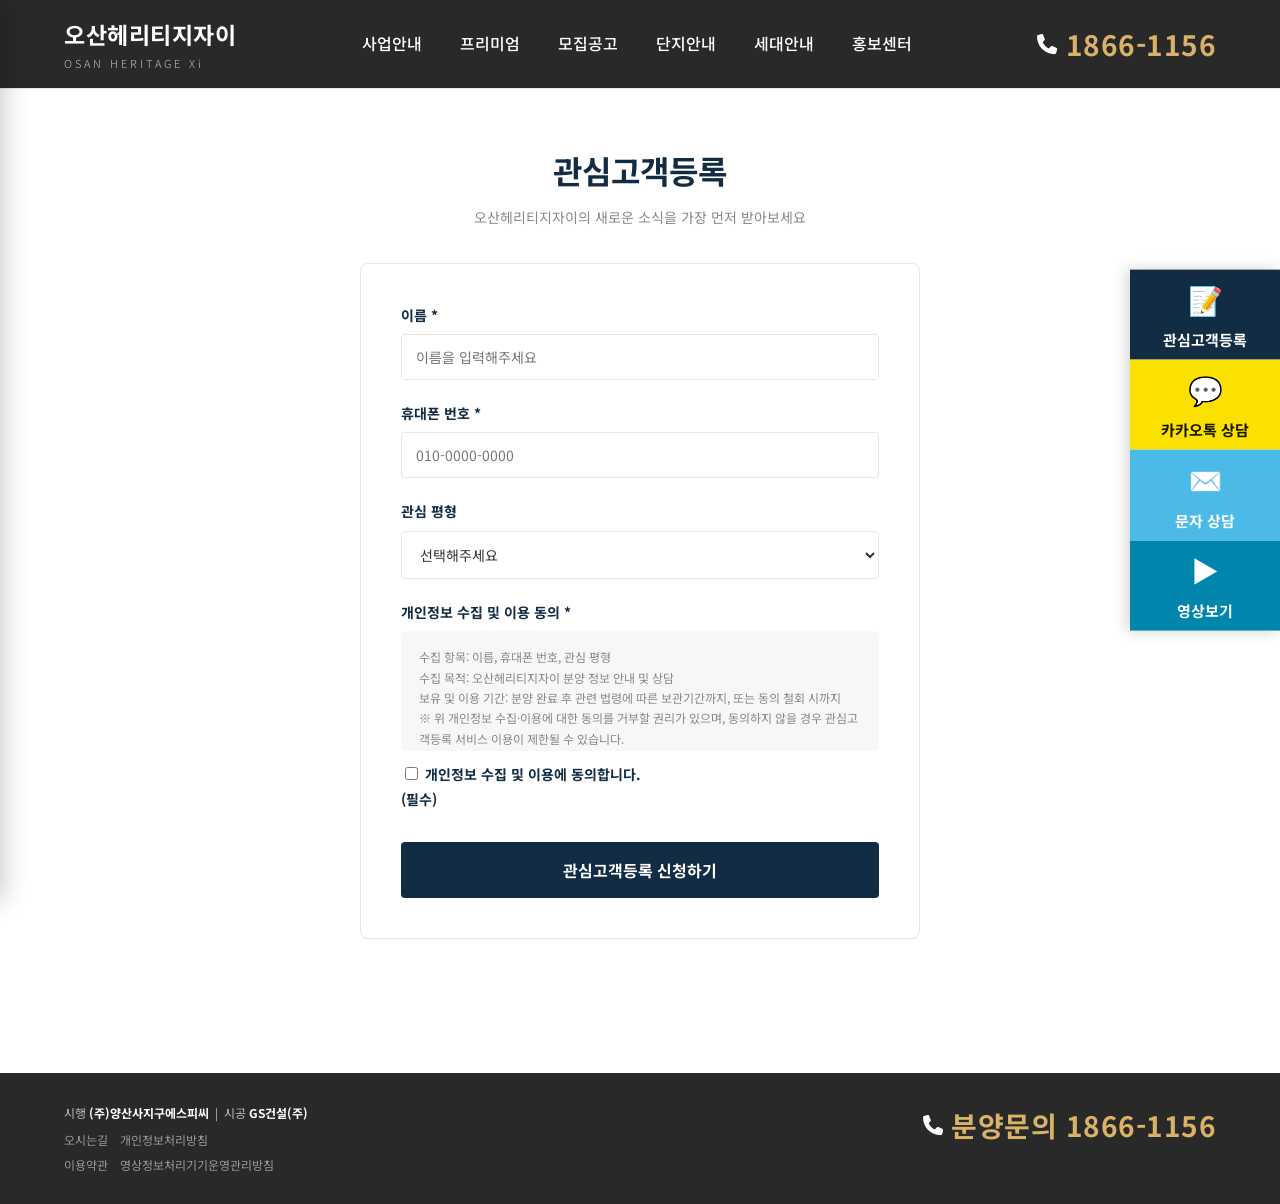
<file: interest.html>
<!DOCTYPE html>
<html lang="ko">
<head>
<meta charset="UTF-8">
<meta name="viewport" content="width=device-width, initial-scale=1.0">
<link rel="icon" type="image/png" sizes="32x32" href="/assets/favicon/favicon-32.png">
<link rel="icon" type="image/png" sizes="16x16" href="/assets/favicon/favicon-16.png">
<link rel="icon" type="image/png" sizes="192x192" href="/assets/favicon/favicon-192.png">
<link rel="icon" type="image/png" sizes="512x512" href="/assets/favicon/favicon-512.png">
<link rel="apple-touch-icon" sizes="180x180" href="/assets/favicon/apple-touch-icon.png">
<link rel="shortcut icon" href="/assets/favicon/favicon.ico">
<title>관심고객등록 - 오산헤리티지자이 | 분양정보 신청</title>
<meta name="description" content="오산헤리티지자이 관심고객등록. 분양 소식을 가장 먼저 받아보고 예약방문 시 상품권을 받아보세요.">
<meta property="og:type" content="website">
<meta property="og:site_name" content="오산헤리티지자이">
<meta property="og:title" content="관심고객등록 - 오산헤리티지자이">
<meta property="og:description" content="오산헤리티지자이 분양 소식을 가장 먼저 받아보세요. 예약방문 시 상품권 증정.">
<meta property="og:image" content="https://xn--oy2b91kr2dszac2c1et0n5sxjoafjv9z.com/assets/hero-mobile/main.jpg">
<meta property="og:url" content="https://xn--oy2b91kr2dszac2c1et0n5sxjoafjv9z.com/interest.html">
<meta property="og:locale" content="ko_KR">
<meta name="twitter:card" content="summary_large_image">
<link rel="canonical" href="https://xn--oy2b91kr2dszac2c1et0n5sxjoafjv9z.com/interest.html">
<link rel="stylesheet" href="css/style.css?v=20261008">
</head>
<body>

<header class="site-header">
  <div class="gnb-top">
    <div class="wrap">
      <a href="index.html" class="brand">오산헤리티지자이<small>OSAN HERITAGE Xi</small></a>
      <ul class="gnb-main">
        <li><a href="business.html">사업안내</a>
        <div class="gnb-dropdown">
          <a href="business.html#overview" data-panel="overview">사업개요</a>
          <a href="business.html#brand" data-panel="brand">브랜드소개</a>
          <a href="business.html#location" data-panel="location">입지환경</a>
          <a href="business.html#directions" data-panel="directions">오시는 길</a>
        </div>
        </li>
        <li><a href="premium.html">프리미엄</a>
        <div class="gnb-dropdown">
          <a href="premium.html#price" data-panel="price">가격 프리미엄</a>
          <a href="premium.html#new" data-panel="new">신축 프리미엄</a>
          <a href="premium.html#traffic" data-panel="traffic">교통 프리미엄</a>
          <a href="premium.html#life" data-panel="life">생활 프리미엄</a>
          <a href="penthouse.html">펜트하우스 프리미엄</a>
        </div>
        </li>
        <li><a href="sale.html">모집공고</a>
        <div class="gnb-dropdown">
          <a href="sale.html#notice1" data-panel="notice1">1단지 모집공고</a>
          <a href="sale.html#notice2" data-panel="notice2">2단지 모집공고</a>
          <a href="sale.html#notice3" data-panel="notice3">무순위 모집공고</a>
        </div>
        </li>
        <li><a href="complex.html">단지안내</a>
        <div class="gnb-dropdown">
          <a href="complex.html#design" data-panel="design">단지설계</a>
          <a href="complex.html#layout" data-panel="layout">단지 배치도</a>
          <a href="complex.html#donghosu" data-panel="donghosu">동·호수 배치도</a>
          <a href="complex.html#xian" data-panel="xian">CLUB XIAN</a>
          <a href="complex.html#cloud" data-panel="cloud">CLUB CLOUD</a>
          <a href="complex.html#system" data-panel="system">SYSTEM</a>
          <a href="complex.html#telecom" data-panel="telecom">이동통신설비 협의결과서</a>
        </div>
        </li>
        <li><a href="unit.html">세대안내</a>
        <div class="gnb-dropdown">
          <a href="unit.html#basic" data-panel="basic">기본제공품목</a>
          <a href="unit.html#pyeong" data-panel="pyeong">평형정보</a>
          <a href="unit.html#emodel" data-panel="emodel">E-모델하우스</a>
        </div>
        </li>
        <li><a href="promo.html">홍보센터</a>
        <div class="gnb-dropdown">
          <a href="promo.html#xitv" data-panel="xitv">자이TV</a>
          <a href="promo.html#promov" data-panel="promov">홍보영상</a>
        </div>
        </li>
      </ul>
      <div class="gnb-cta">
        <a href="tel:1866-1156" class="phone-badge"><span class="pb-row"><svg class="ic-phone" viewBox="0 0 512 512" aria-hidden="true"><path d="M164.9 24.6c-7.7-18.6-28-28.5-47.4-23.2l-88 24C12.1 30.2 0 46 0 64C0 311.4 200.6 512 448 512c18 0 33.8-12.1 38.6-29.5l24-88c5.3-19.4-4.6-39.7-23.2-47.4l-96-40c-16.3-6.8-35.2-2.1-46.3 11.6L304.7 368C234.3 334.7 177.3 277.7 144 207.3L184.6 167c13.7-11.1 18.4-30 11.6-46.3l-40-96z"/></svg>1866-1156</span><span class="pb-tap">눌러서 전화연결</span></a>
      </div>
    </div>
  </div>
</header>

<div class="content">
  <div class="page-title"><h2>관심고객등록</h2><p>오산헤리티지자이의 새로운 소식을 가장 먼저 받아보세요</p></div>
  <div class="wrap">
    <div class="block" style="padding-top:0;">

      <form class="form-box interest-form">
        <div class="form-row">
          <label for="name">이름 *</label>
          <input type="text" id="name" name="name" placeholder="이름을 입력해주세요" required>
        </div>

        <div class="form-row">
          <label for="phone">휴대폰 번호 *</label>
          <input type="tel" id="phone" name="phone" placeholder="010-0000-0000" required>
        </div>

        <div class="form-row">
          <label for="type">관심 평형</label>
          <select id="type" name="type">
            <option value="">선택해주세요</option>
            <option>75㎡</option>
            <option>84㎡A</option>
            <option>84㎡B</option>
            <option>84㎡C</option>
            <option>84㎡D</option>
            <option>102㎡</option>
            <option>124㎡</option>
            <option>166㎡P</option>
          </select>
        </div>

        <div class="form-row">
          <label>개인정보 수집 및 이용 동의 *</label>
          <div class="agree-box">
            수집 항목: 이름, 휴대폰 번호, 관심 평형<br>
            수집 목적: 오산헤리티지자이 분양 정보 안내 및 상담<br>
            보유 및 이용 기간: 분양 완료 후 관련 법령에 따른 보관기간까지, 또는 동의 철회 시까지<br>
            ※ 위 개인정보 수집·이용에 대한 동의를 거부할 권리가 있으며, 동의하지 않을 경우 관심고객등록 서비스 이용이 제한될 수 있습니다.
          </div>
          <label class="agree-check"><input type="checkbox" id="agree" required> <span>개인정보 수집 및 이용에 동의합니다.<span class="agree-required">(필수)</span></span></label>
        </div>

        <button type="submit" class="submit-btn">관심고객등록 신청하기</button>
      </form>

      <div class="done-box">
        <div class="mark">✓</div>
        <h3 style="color:var(--navy);font-size:22px;margin-bottom:10px;">등록이 완료되었습니다</h3>
        <p style="color:#777;">입력해주신 정보는 담당자 확인 후 순차적으로 연락드릴 예정입니다.<br>감사합니다.</p>
      </div>

    </div>
  </div>
</div>

<footer class="site-footer">
  <div class="wrap">
    <div>
      <span>시행 <b>(주)양산사지구에스피씨</b> &nbsp;|&nbsp; 시공 <b>GS건설(주)</b></span>
      <div class="links" style="margin-top:8px;">
        <div class="links-row"><a href="#">오시는길</a><a href="#">개인정보처리방침</a></div>
        <div class="links-row"><a href="#">이용약관</a><a href="#">영상정보처리기기운영관리방침</a></div>
      </div>
    </div>
    <div class="footer-call-row"><a href="tel:1866-1156" class="phone-badge"><span class="pb-row"><svg class="ic-phone" viewBox="0 0 512 512" aria-hidden="true"><path d="M164.9 24.6c-7.7-18.6-28-28.5-47.4-23.2l-88 24C12.1 30.2 0 46 0 64C0 311.4 200.6 512 448 512c18 0 33.8-12.1 38.6-29.5l24-88c5.3-19.4-4.6-39.7-23.2-47.4l-96-40c-16.3-6.8-35.2-2.1-46.3 11.6L304.7 368C234.3 334.7 177.3 277.7 144 207.3L184.6 167c13.7-11.1 18.4-30 11.6-46.3l-40-96z"/></svg>분양문의 1866-1156</span><span class="pb-tap">눌러서 전화연결</span></a></div>
  </div>
</footer>

<script src="js/main.js?v=20260827"></script>
<script type="text/javascript" src="//wcs.pstatic.net/wcslog.js"></script>
<script type="text/javascript">
if(!wcs_add) var wcs_add = {};
wcs_add["wa"] = "2552273d3cf18a0";
if(window.wcs) {
  wcs_do();
}
</script>
</body>
</html>
</file>
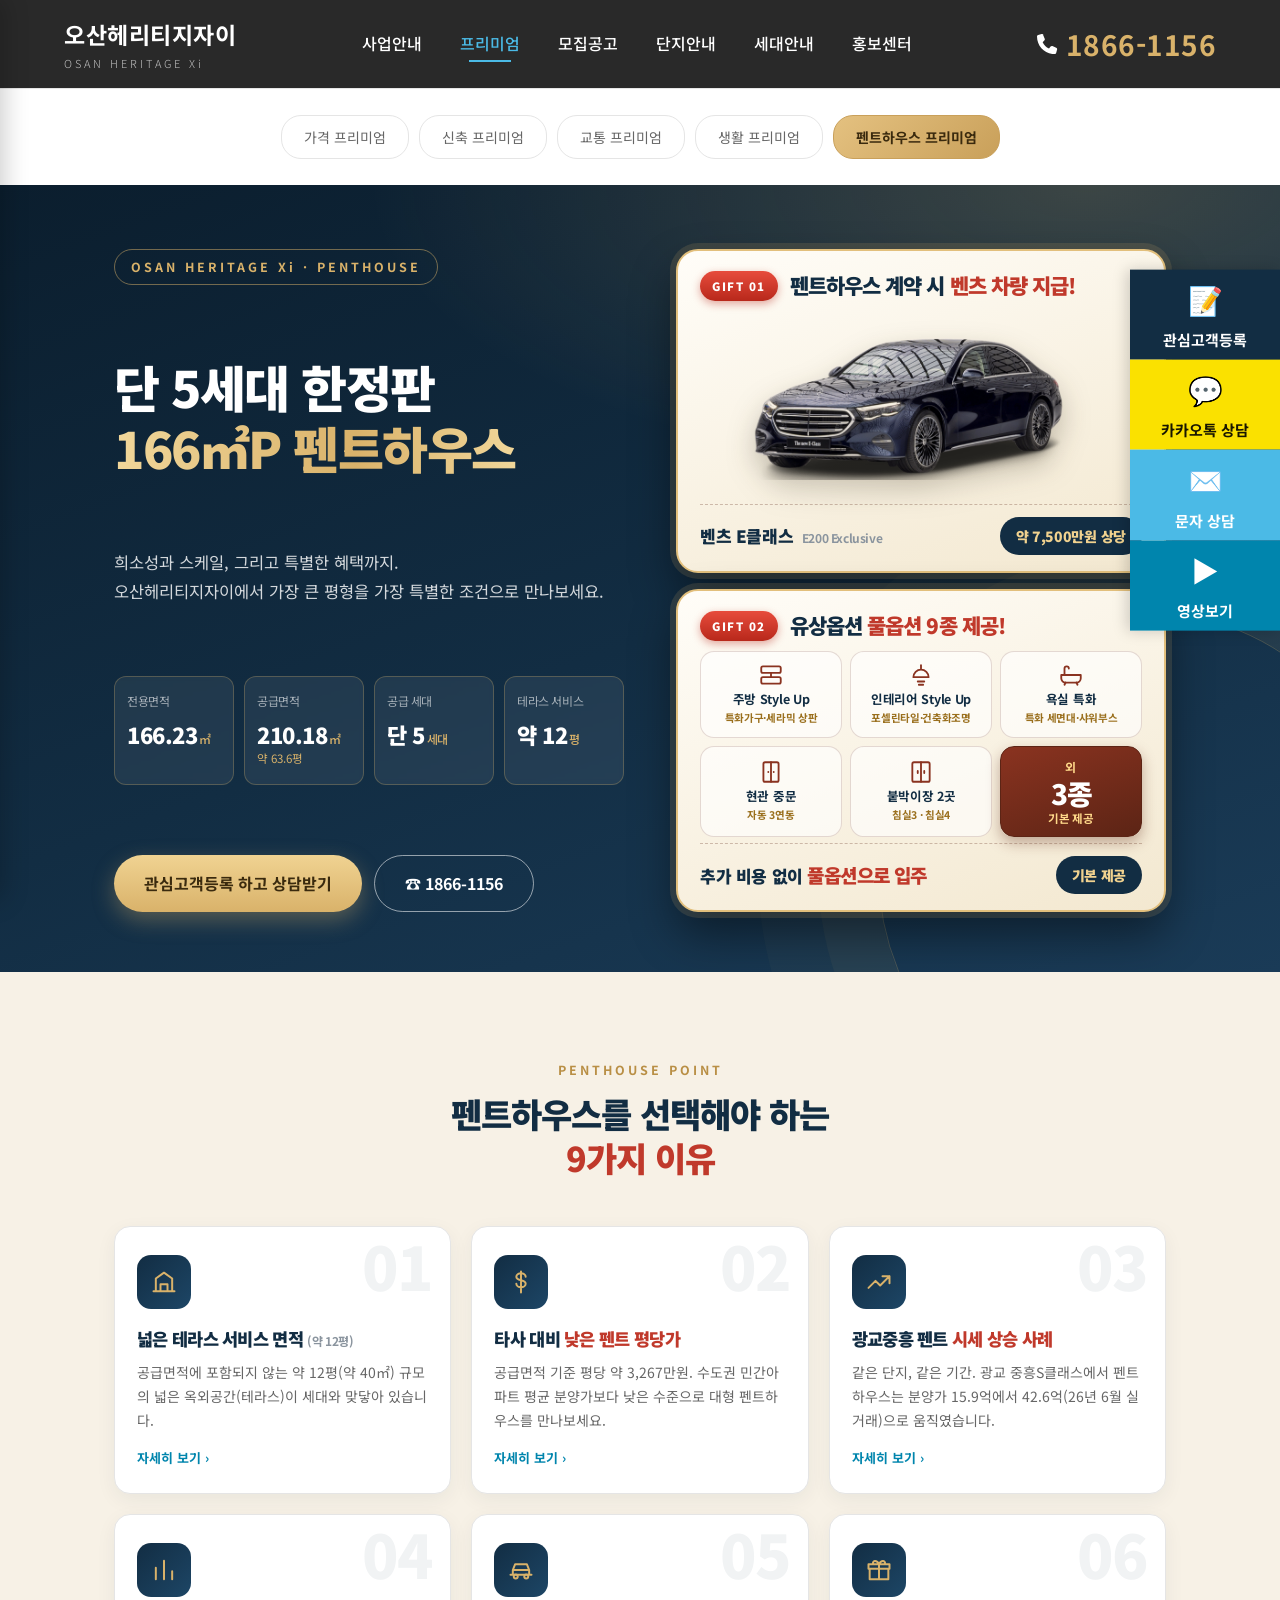
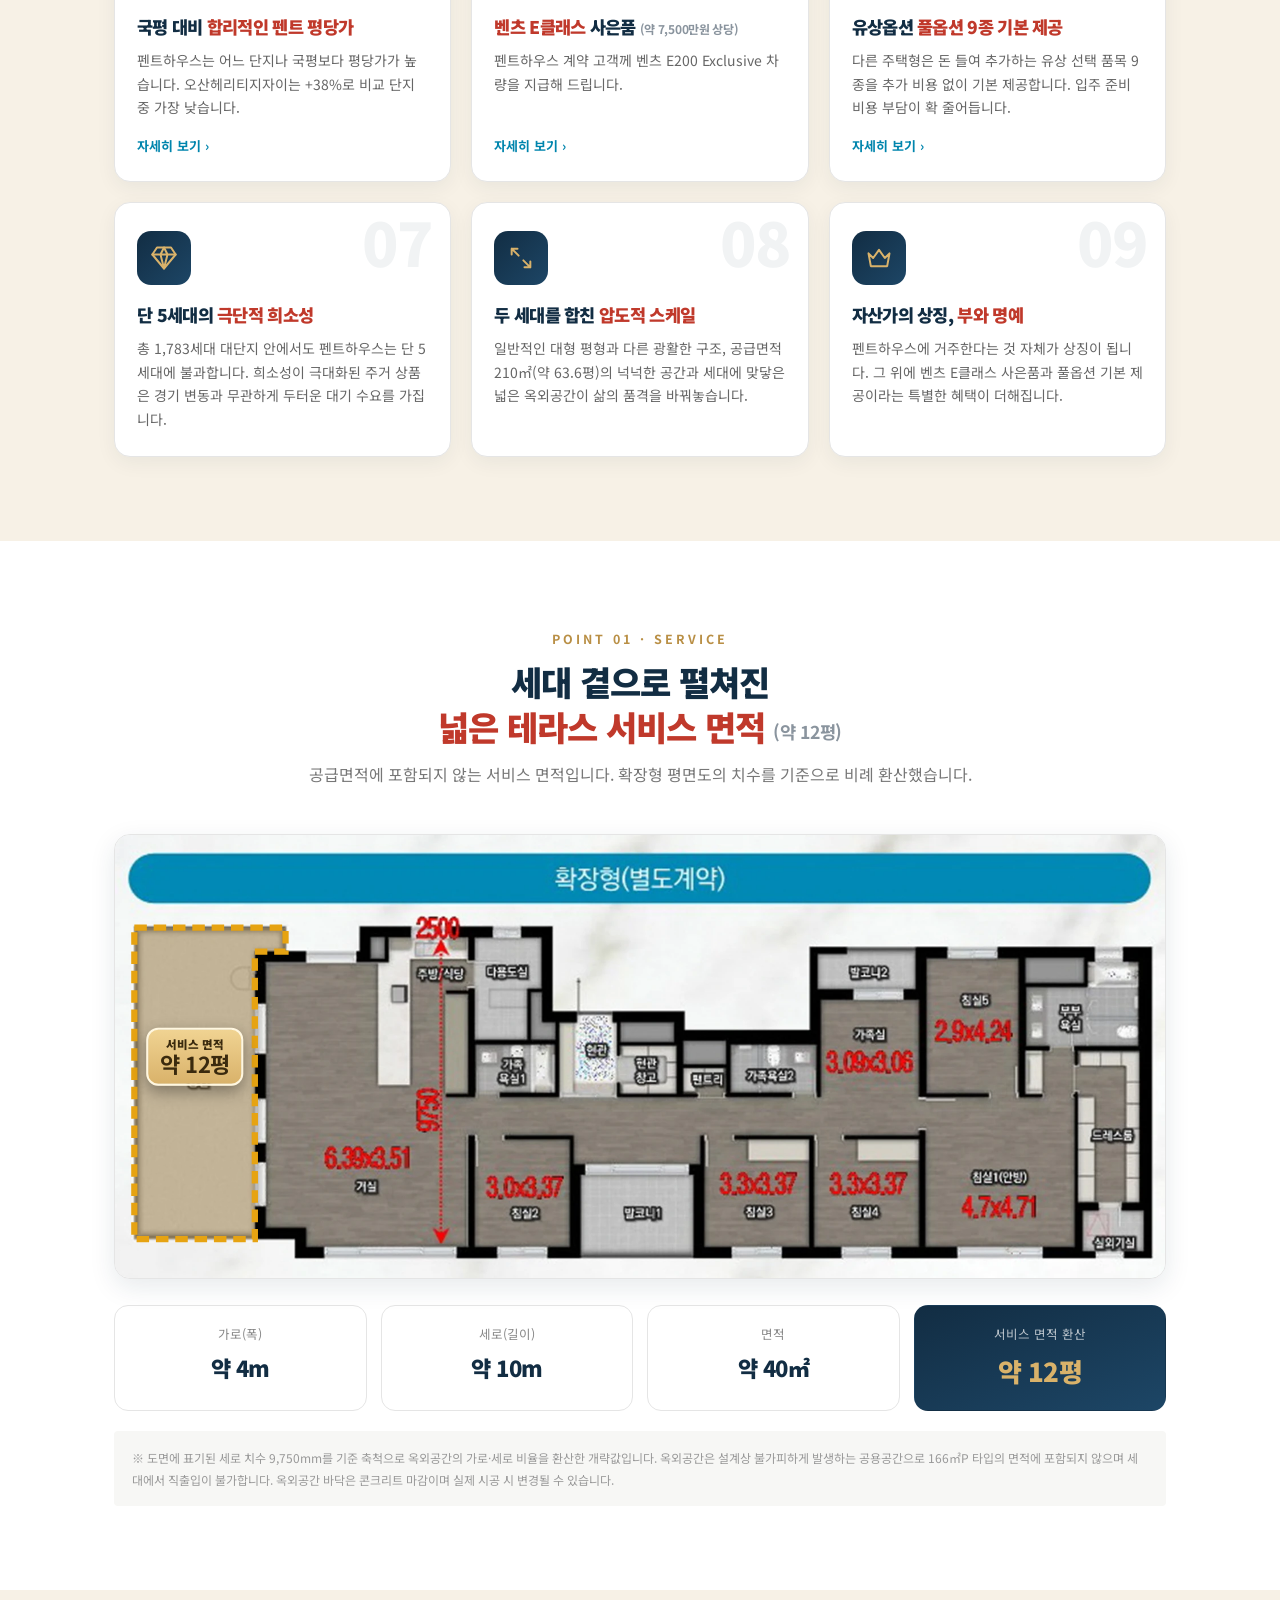
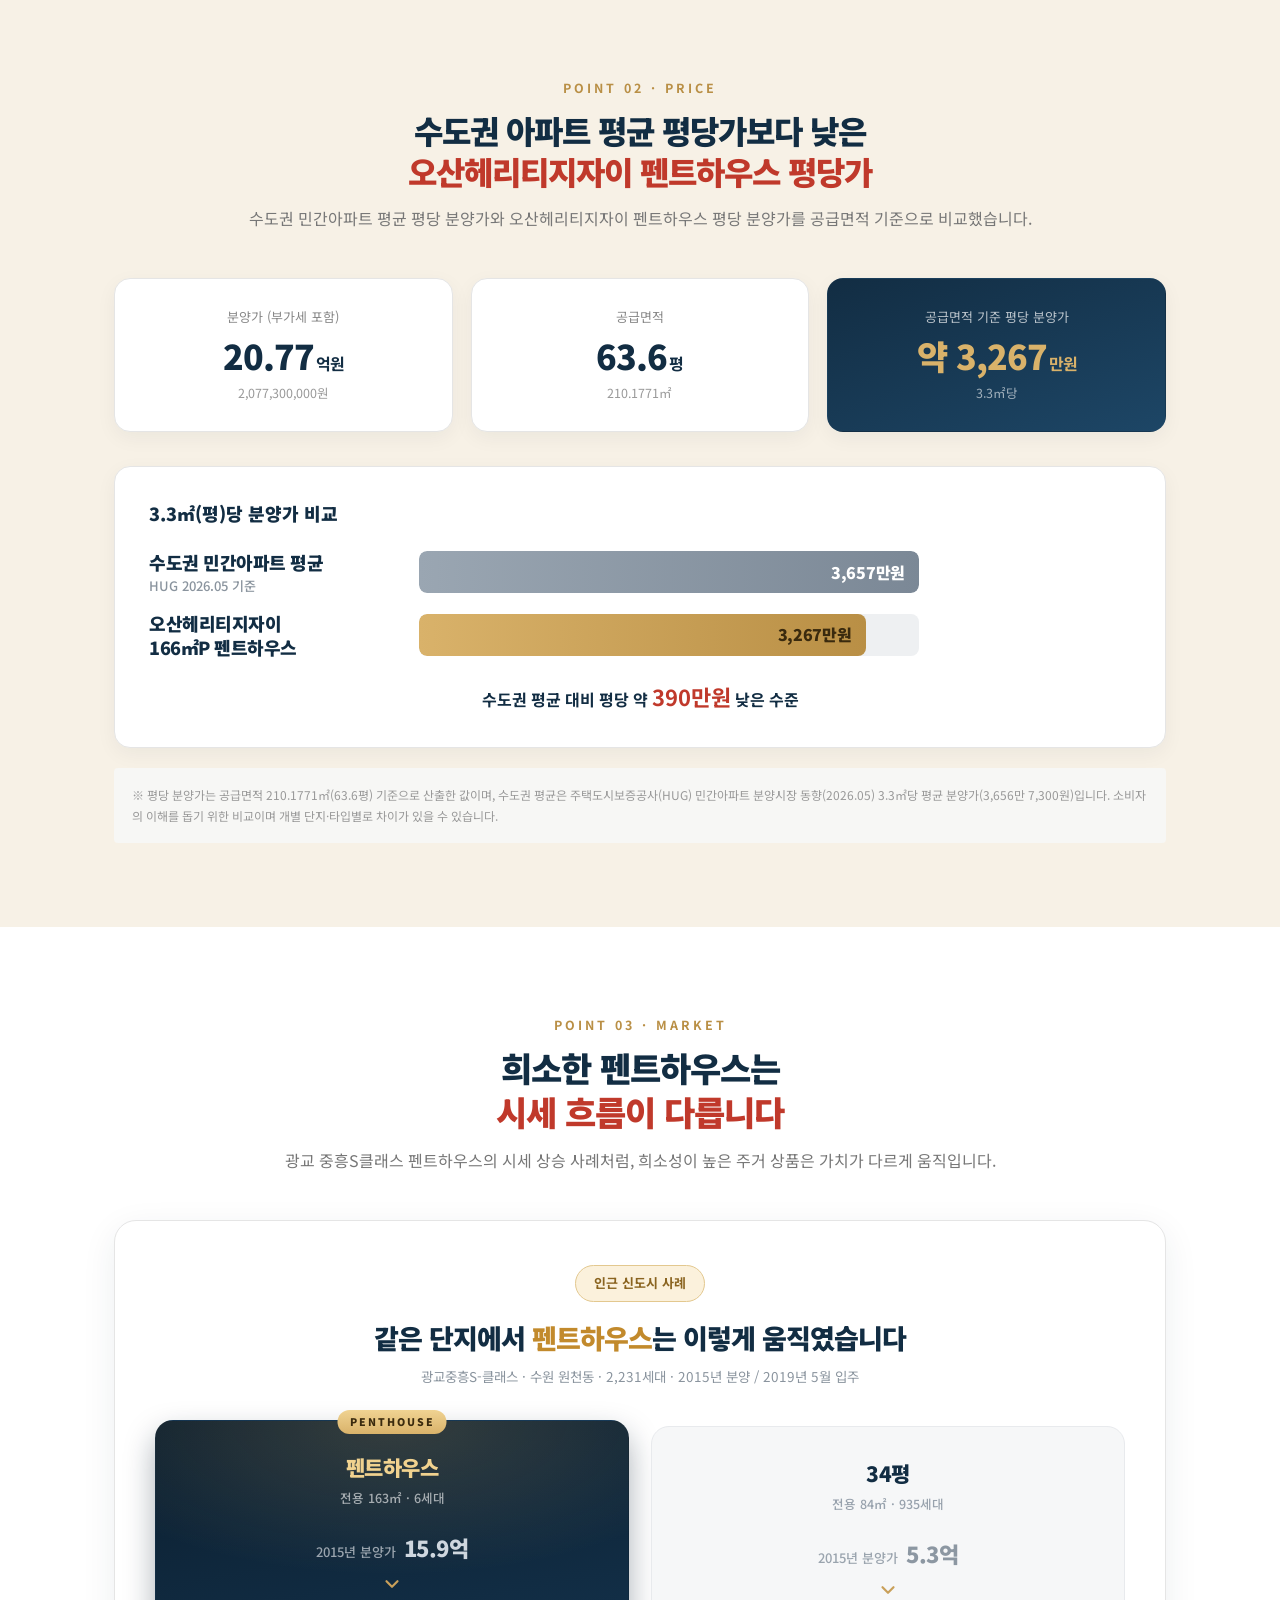
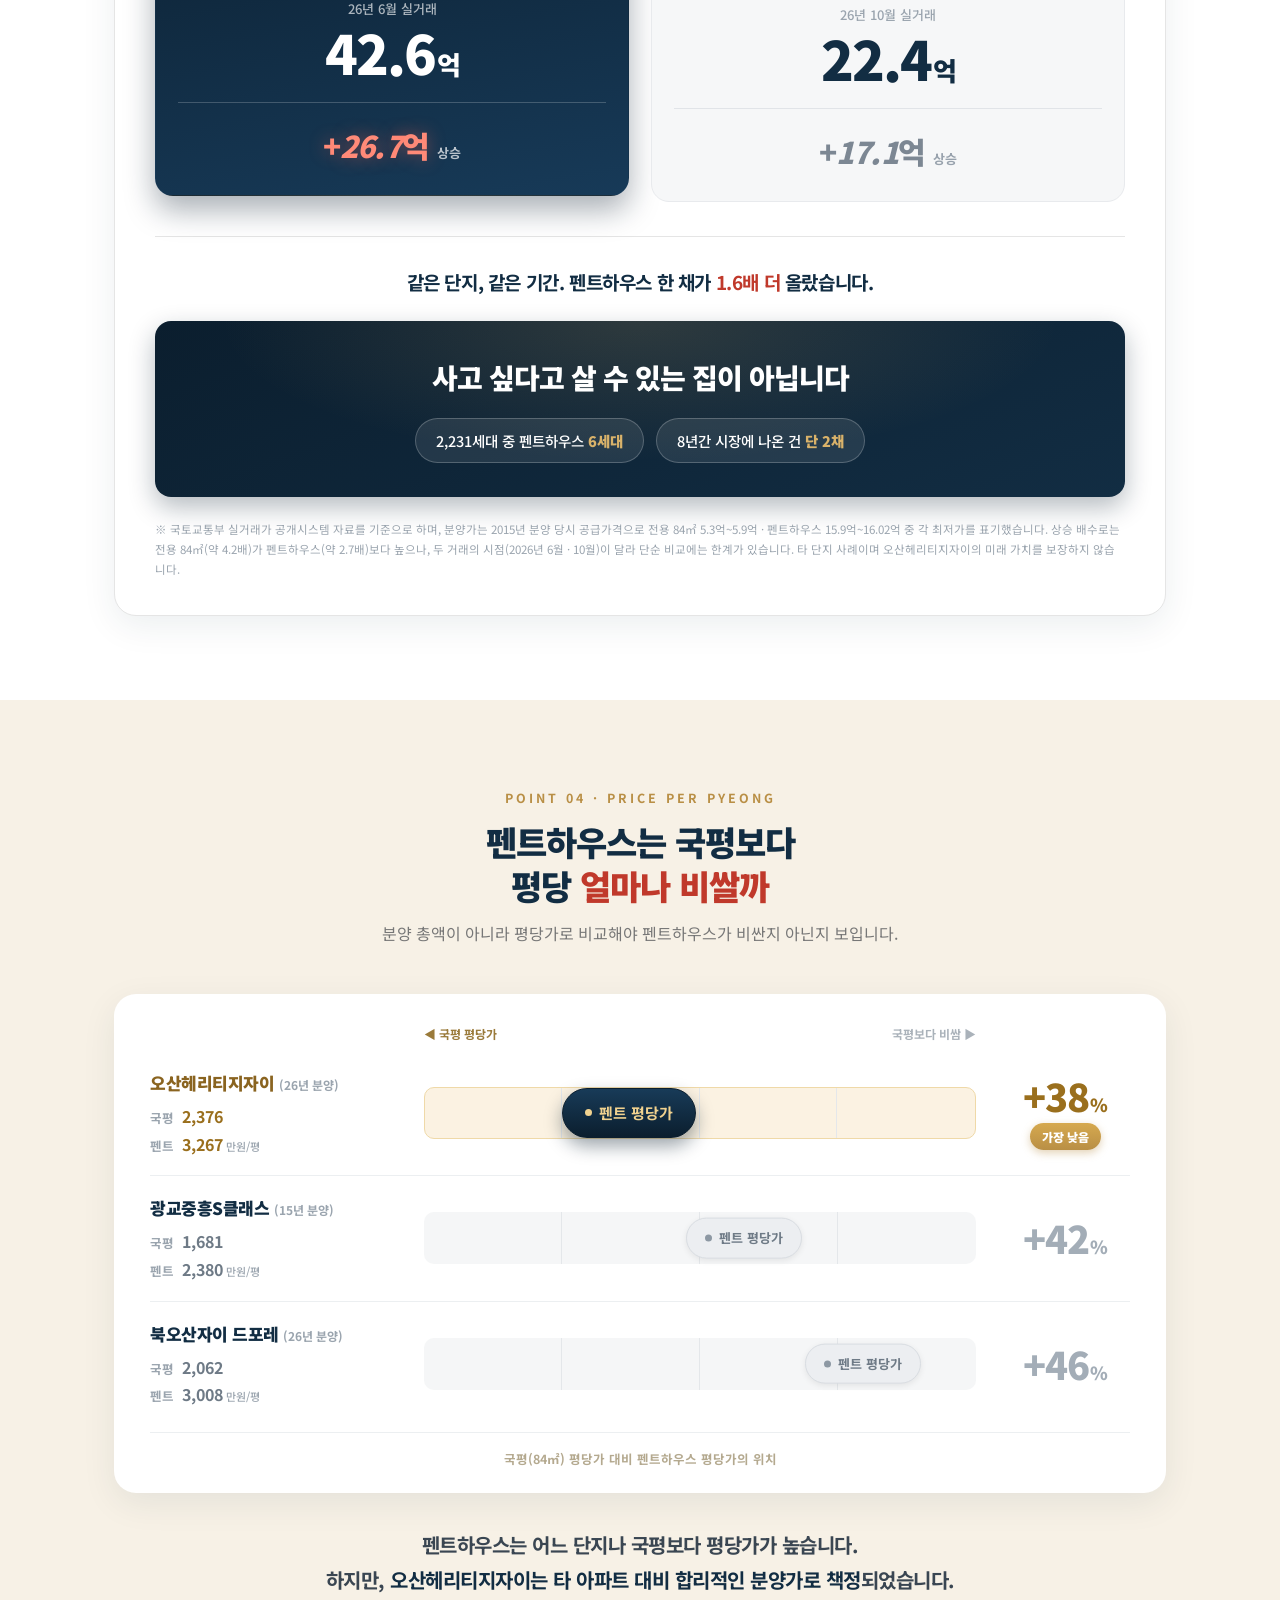
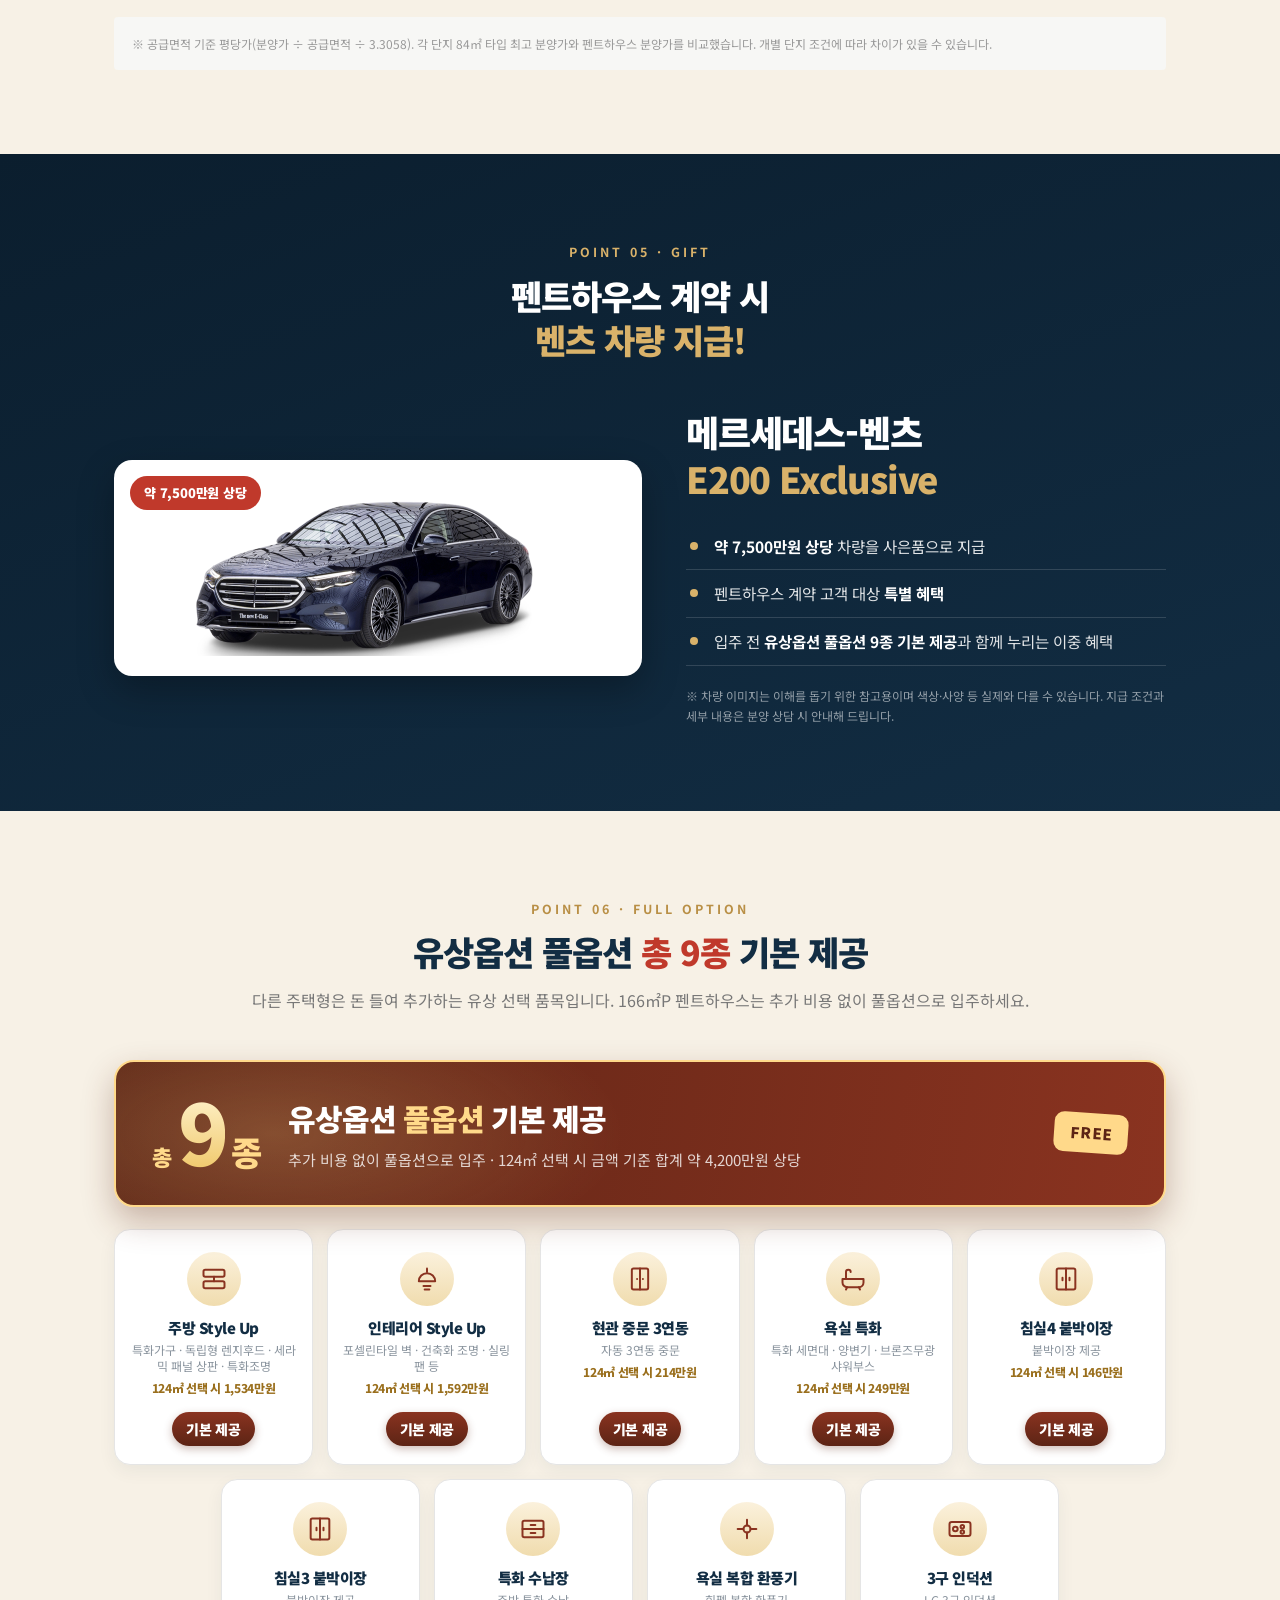
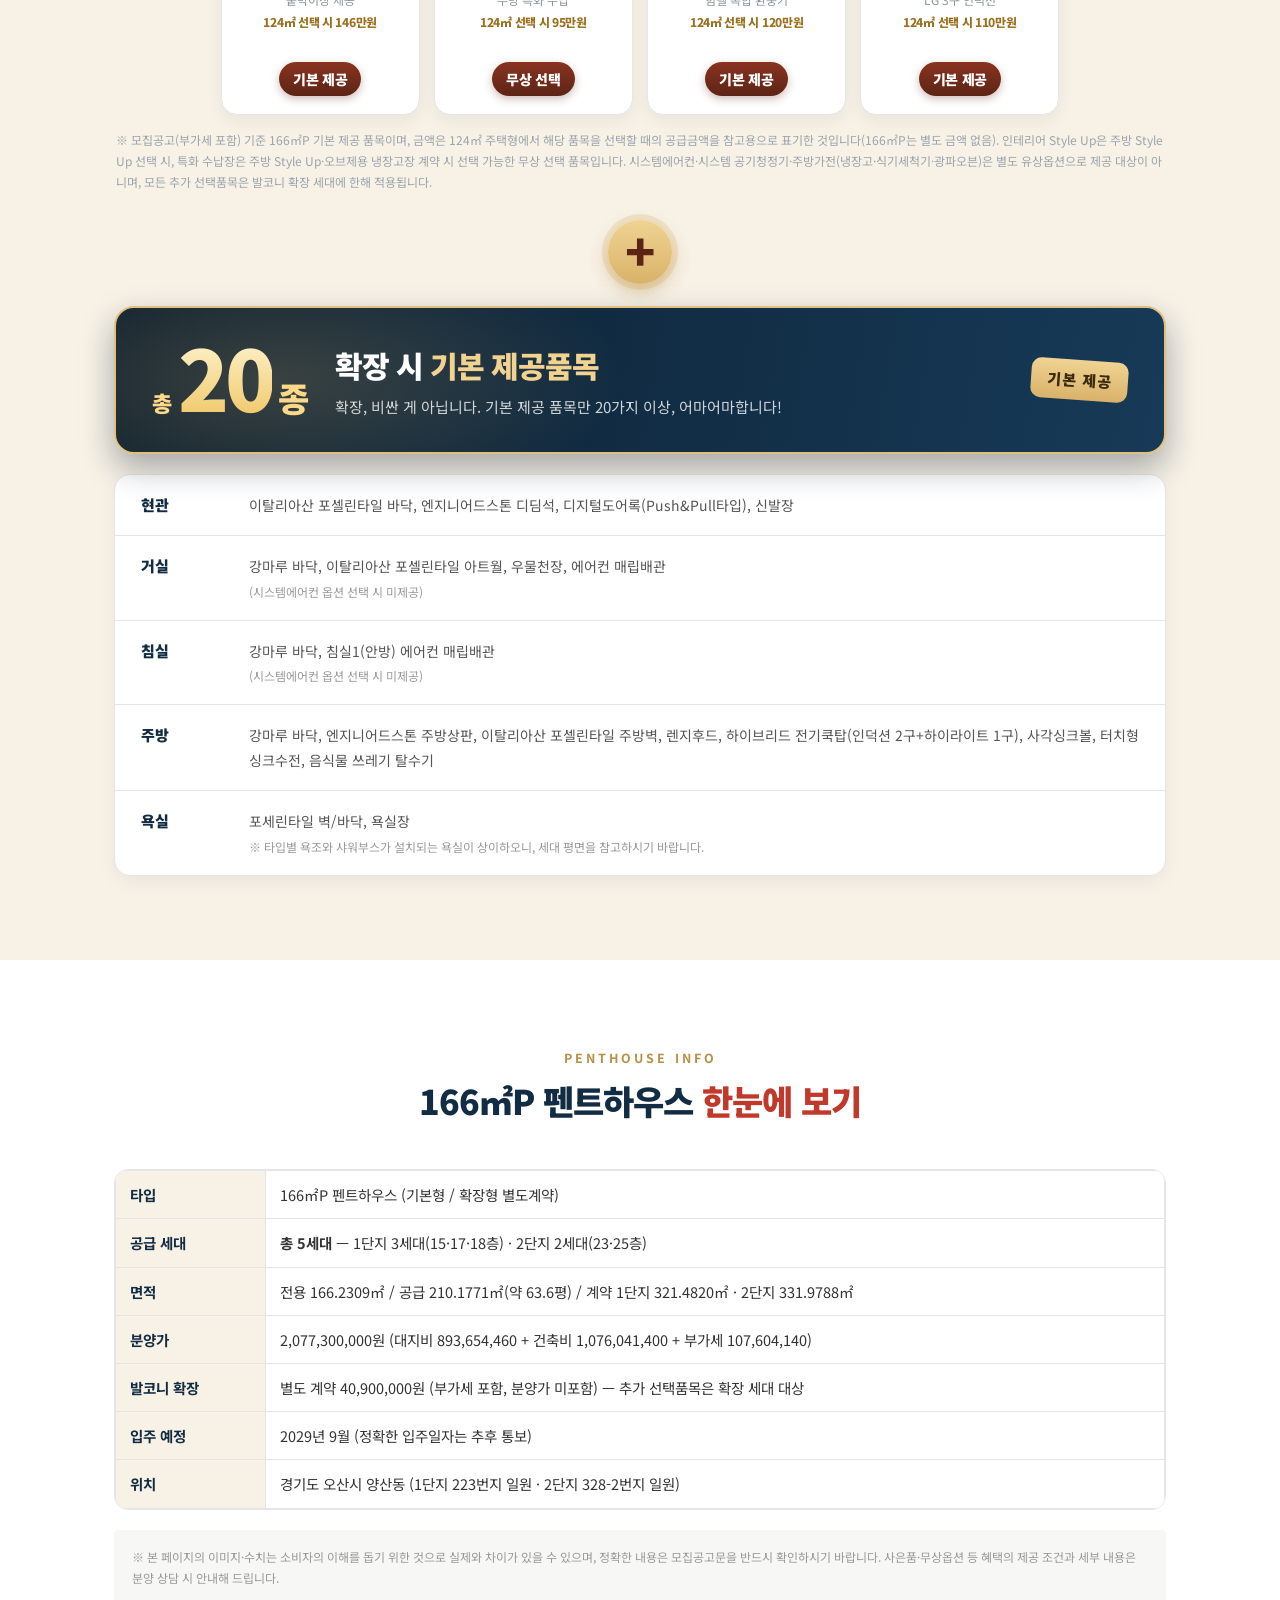
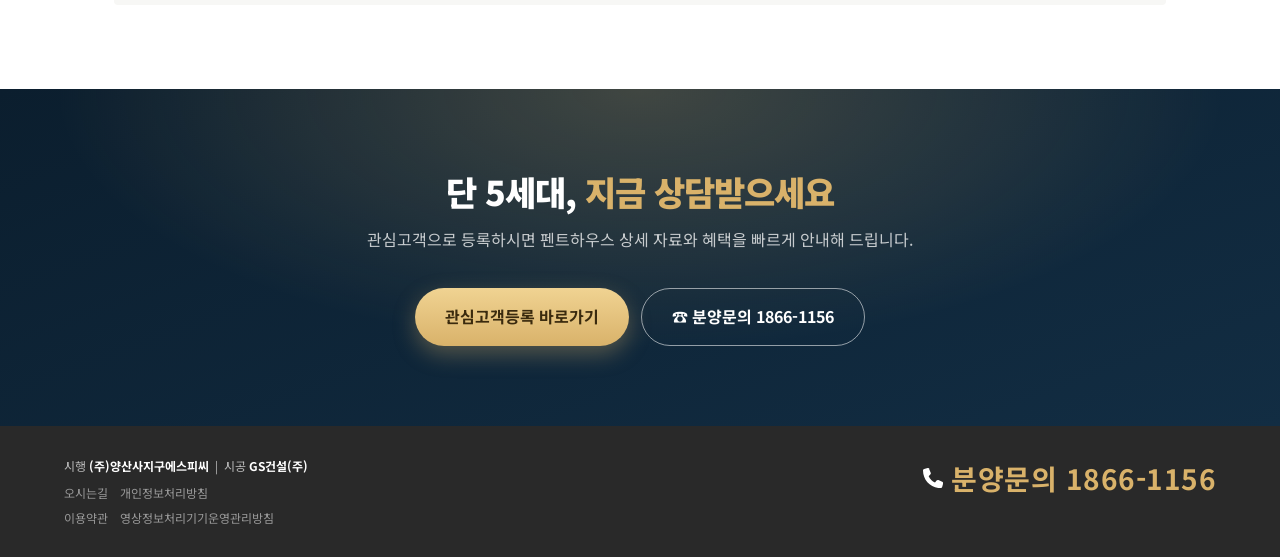
<file: penthouse.html>
<!DOCTYPE html>
<html lang="ko">
<head>
<meta charset="UTF-8">
<meta name="viewport" content="width=device-width, initial-scale=1.0">
<link rel="icon" type="image/png" sizes="32x32" href="/assets/favicon/favicon-32.png">
<link rel="icon" type="image/png" sizes="16x16" href="/assets/favicon/favicon-16.png">
<link rel="icon" type="image/png" sizes="192x192" href="/assets/favicon/favicon-192.png">
<link rel="icon" type="image/png" sizes="512x512" href="/assets/favicon/favicon-512.png">
<link rel="apple-touch-icon" sizes="180x180" href="/assets/favicon/apple-touch-icon.png">
<link rel="shortcut icon" href="/assets/favicon/favicon.ico">
<title>펜트하우스 프리미엄 - 오산헤리티지자이 | 166㎡P 단 5세대</title>
<meta name="description" content="오산헤리티지자이 166㎡P 펜트하우스 단 5세대. 수도권 평균보다 낮은 펜트 평당가, 약 7,500만원 상당 벤츠 E클래스 사은품, 유상옵션 풀옵션 9종 기본 제공, 넓은 옥외공간 약 12평.">
<meta property="og:type" content="website">
<meta property="og:site_name" content="오산헤리티지자이">
<meta property="og:title" content="펜트하우스 프리미엄 - 오산헤리티지자이">
<meta property="og:description" content="단 5세대 166㎡P 펜트하우스 · 벤츠 E클래스 사은품 · 풀옵션 9종 기본 제공.">
<meta property="og:image" content="https://xn--oy2b91kr2dszac2c1et0n5sxjoafjv9z.com/assets/hero-mobile/main.jpg">
<meta property="og:url" content="https://xn--oy2b91kr2dszac2c1et0n5sxjoafjv9z.com/penthouse.html">
<meta property="og:locale" content="ko_KR">
<meta name="twitter:card" content="summary_large_image">
<link rel="canonical" href="https://xn--oy2b91kr2dszac2c1et0n5sxjoafjv9z.com/penthouse.html">
<link rel="stylesheet" href="css/style.css?v=20261008">
<link rel="stylesheet" href="css/penthouse.css?v=20261210">
</head>
<body>

<header class="site-header">
  <div class="gnb-top">
    <div class="wrap">
      <a href="index.html" class="brand">오산헤리티지자이<small>OSAN HERITAGE Xi</small></a>
      <ul class="gnb-main">
        <li><a href="business.html">사업안내</a>
        <div class="gnb-dropdown">
          <a href="business.html#overview" data-panel="overview">사업개요</a>
          <a href="business.html#brand" data-panel="brand">브랜드소개</a>
          <a href="business.html#location" data-panel="location">입지환경</a>
          <a href="business.html#directions" data-panel="directions">오시는 길</a>
        </div>
        </li>
        <li class="active"><a href="premium.html">프리미엄</a>
        <div class="gnb-dropdown">
          <a href="premium.html#price" data-panel="price">가격 프리미엄</a>
          <a href="premium.html#new" data-panel="new">신축 프리미엄</a>
          <a href="premium.html#traffic" data-panel="traffic">교통 프리미엄</a>
          <a href="premium.html#life" data-panel="life">생활 프리미엄</a>
          <a href="penthouse.html">펜트하우스 프리미엄</a>
        </div>
        </li>
        <li><a href="sale.html">모집공고</a>
        <div class="gnb-dropdown">
          <a href="sale.html#notice1" data-panel="notice1">1단지 모집공고</a>
          <a href="sale.html#notice2" data-panel="notice2">2단지 모집공고</a>
          <a href="sale.html#notice3" data-panel="notice3">무순위 모집공고</a>
        </div>
        </li>
        <li><a href="complex.html">단지안내</a>
        <div class="gnb-dropdown">
          <a href="complex.html#design" data-panel="design">단지설계</a>
          <a href="complex.html#layout" data-panel="layout">단지 배치도</a>
          <a href="complex.html#donghosu" data-panel="donghosu">동·호수 배치도</a>
          <a href="complex.html#xian" data-panel="xian">CLUB XIAN</a>
          <a href="complex.html#cloud" data-panel="cloud">CLUB CLOUD</a>
          <a href="complex.html#system" data-panel="system">SYSTEM</a>
          <a href="complex.html#telecom" data-panel="telecom">이동통신설비 협의결과서</a>
        </div>
        </li>
        <li><a href="unit.html">세대안내</a>
        <div class="gnb-dropdown">
          <a href="unit.html#basic" data-panel="basic">기본제공품목</a>
          <a href="unit.html#pyeong" data-panel="pyeong">평형정보</a>
          <a href="unit.html#emodel" data-panel="emodel">E-모델하우스</a>
        </div>
        </li>
        <li><a href="promo.html">홍보센터</a>
        <div class="gnb-dropdown">
          <a href="promo.html#xitv" data-panel="xitv">자이TV</a>
          <a href="promo.html#promov" data-panel="promov">홍보영상</a>
        </div>
        </li>
      </ul>
      <div class="gnb-cta">
        <a href="tel:1866-1156" class="phone-badge"><span class="pb-row"><svg class="ic-phone" viewBox="0 0 512 512" aria-hidden="true"><path d="M164.9 24.6c-7.7-18.6-28-28.5-47.4-23.2l-88 24C12.1 30.2 0 46 0 64C0 311.4 200.6 512 448 512c18 0 33.8-12.1 38.6-29.5l24-88c5.3-19.4-4.6-39.7-23.2-47.4l-96-40c-16.3-6.8-35.2-2.1-46.3 11.6L304.7 368C234.3 334.7 177.3 277.7 144 207.3L184.6 167c13.7-11.1 18.4-30 11.6-46.3l-40-96z"/></svg>1866-1156</span><span class="pb-tap">눌러서 전화연결</span></a>
      </div>
    </div>
  </div>
</header>

<div class="content ph" style="padding-bottom:0;">

  <div class="ph-tabs-row">
    <a href="premium.html#price">가격 프리미엄</a>
    <a href="premium.html#new">신축 프리미엄</a>
    <a href="premium.html#traffic">교통 프리미엄</a>
    <a href="premium.html#life">생활 프리미엄</a>
    <a href="penthouse.html" class="on">펜트하우스 프리미엄</a>
  </div>

  <!-- HERO -->
  <section class="ph-hero">
    <div class="wrap ph-hero-in">
      <div class="ph-hero-left">
        <span class="ph-eyebrow">OSAN HERITAGE Xi · PENTHOUSE</span>
        <h1>단 5세대 한정판<br><em>166㎡P 펜트하우스</em></h1>
        <p class="ph-lead">희소성과 스케일, 그리고 특별한 혜택까지.<br>오산헤리티지자이에서 가장 큰 평형을 가장 특별한 조건으로 만나보세요.</p>
      
        <div class="ph-stats">
          <div class="ph-stat"><small>전용면적</small><b>166.23<span>㎡</span></b></div>
          <div class="ph-stat"><small>공급면적</small><b>210.18<span>㎡</span></b><i>약 63.6평</i></div>
          <div class="ph-stat"><small>공급 세대</small><b>단 5<span>세대</span></b></div>
          <div class="ph-stat"><small>테라스 서비스</small><b>약 12<span>평</span></b></div>
        </div>
        <div class="ph-hero-cta">
          <a href="interest.html" class="ph-btn gold">관심고객등록 하고 상담받기</a>
          <a href="tel:1866-1156" class="ph-btn line">☎ 1866-1156</a>
        </div>
      </div>

      <div class="ph-gifts">
        <div class="ph-gcard">
          <div class="ph-ghead"><span class="ph-gtag">GIFT 01</span><b>펜트하우스 계약 시 <em>벤츠 차량 지급!</em></b></div>
          <div class="ph-gbody"><img src="assets/penthouse/mercedes-e200-v2.png" alt="벤츠 E200 Exclusive"></div>
          <div class="ph-gfoot"><span class="nm">벤츠 E클래스 <small>E200 Exclusive</small></span><span class="pr">약 7,500만원 상당</span></div>
        </div>
        <div class="ph-gcard">
          <div class="ph-ghead"><span class="ph-gtag">GIFT 02</span><b>유상옵션 <em>풀옵션 9종 제공!</em></b></div>
          <div class="ph-gbody ph-gopts">
            <div class="o"><svg viewBox="0 0 24 24"><rect x="3" y="4" width="18" height="6" rx="1.5"/><rect x="3" y="14" width="18" height="6" rx="1.5"/><path d="M12 10v4"/></svg><span>주방 Style Up</span><em>특화가구·세라믹 상판</em></div>
            <div class="o"><svg viewBox="0 0 24 24"><path d="M12 3v3"/><path d="M5 14a7 7 0 0114 0z"/><path d="M9 18h6M10 21h4"/></svg><span>인테리어 Style Up</span><em>포셀린타일·건축화조명</em></div>
            <div class="o"><svg viewBox="0 0 24 24"><path d="M3 12h18v3a4 4 0 01-4 4H7a4 4 0 01-4-4z"/><path d="M6 12V6a2 2 0 014 0M7 19l-1 2M17 19l1 2"/></svg><span>욕실 특화</span><em>특화 세면대·샤워부스</em></div>
            <div class="o"><svg viewBox="0 0 24 24"><rect x="5" y="3" width="14" height="18" rx="1.5"/><path d="M12 3v18M9.5 12h.01M14.5 12h.01"/></svg><span>현관 중문</span><em>자동 3연동</em></div>
            <div class="o"><svg viewBox="0 0 24 24"><rect x="4" y="3" width="16" height="18" rx="1.5"/><path d="M12 3v18M9 11v2M15 11v2"/></svg><span>붙박이장 2곳</span><em>침실3 · 침실4</em></div>
            <div class="o more"><small>외</small><b>3종</b><span>기본 제공</span></div>
          </div>
          <div class="ph-gfoot"><span class="nm">추가 비용 없이 <em>풀옵션으로 입주</em></span><span class="pr">기본 제공</span></div>
        </div>
      </div>
    </div>
  </section>

  <!-- 강점 9 -->
  <section class="ph-sec alt" id="points">
    <div class="wrap">
      <div class="ph-head">
        <span class="ph-kicker">PENTHOUSE POINT</span>
        <h2>펜트하우스를 선택해야 하는<br><em>9가지 이유</em></h2>
      </div>
      <div class="ph-points">
        <a class="ph-point" href="#terrace">
          <span class="no">01</span>
          <div class="ic"><svg viewBox="0 0 24 24"><path d="M3 20h18M5 20V9l7-5 7 5v11M9 20v-6h6v6"/></svg></div>
          <h3>넓은 테라스 서비스 면적<small>(약 12평)</small></h3>
          <p>공급면적에 포함되지 않는 약 12평(약 40㎡) 규모의 넓은 옥외공간(테라스)이 세대와 맞닿아 있습니다.</p>
          <span class="more">자세히 보기 ›</span>
        </a>
        <a class="ph-point" href="#price">
          <span class="no">02</span>
          <div class="ic"><svg viewBox="0 0 24 24"><path d="M12 3v18M16 7.5c0-1.7-1.8-3-4-3s-4 1.3-4 3 1.8 2.5 4 3 4 1.3 4 3-1.8 3-4 3-4-1.3-4-3"/></svg></div>
          <h3>타사 대비 <em>낮은 펜트 평당가</em></h3>
          <p>공급면적 기준 평당 약 3,267만원. 수도권 민간아파트 평균 분양가보다 낮은 수준으로 대형 펜트하우스를 만나보세요.</p>
          <span class="more">자세히 보기 ›</span>
        </a>
        <a class="ph-point" href="#rise">
          <span class="no">03</span>
          <div class="ic"><svg viewBox="0 0 24 24"><path d="M3 17l6-6 4 4 8-8M15 7h6v6"/></svg></div>
          <h3>광교중흥 펜트 <em>시세 상승 사례</em></h3>
          <p>같은 단지, 같은 기간. 광교 중흥S클래스에서 펜트하우스는 분양가 15.9억에서 42.6억(26년 6월 실거래)으로 움직였습니다.</p>
          <span class="more">자세히 보기 ›</span>
        </a>
        <a class="ph-point" href="#ppy">
          <span class="no">04</span>
          <div class="ic"><svg viewBox="0 0 24 24"><path d="M5 20V10M12 20V4M19 20v-7"/></svg></div>
          <h3>국평 대비 <em>합리적인 펜트 평당가</em></h3>
          <p>펜트하우스는 어느 단지나 국평보다 평당가가 높습니다. 오산헤리티지자이는 +38%로 비교 단지 중 가장 낮습니다.</p>
          <span class="more">자세히 보기 ›</span>
        </a>
        <a class="ph-point" href="#benz">
          <span class="no">05</span>
          <div class="ic"><svg viewBox="0 0 24 24"><path d="M5 16v-4l2-5h10l2 5v4M3 16h18M5 12h14"/><circle cx="7.5" cy="17.5" r="1.7"/><circle cx="16.5" cy="17.5" r="1.7"/></svg></div>
          <h3><em>벤츠 E클래스</em> 사은품<small>(약 7,500만원 상당)</small></h3>
          <p>펜트하우스 계약 고객께 벤츠 E200 Exclusive 차량을 지급해 드립니다.</p>
          <span class="more">자세히 보기 ›</span>
        </a>
        <a class="ph-point" href="#option">
          <span class="no">06</span>
          <div class="ic"><svg viewBox="0 0 24 24"><path d="M4 11h16v9H4zM3 7h18v4H3zM12 7v13M12 7c-2-4-6-3-5 0M12 7c2-4 6-3 5 0"/></svg></div>
          <h3>유상옵션 <em>풀옵션 9종 기본 제공</em></h3>
          <p>다른 주택형은 돈 들여 추가하는 유상 선택 품목 9종을 추가 비용 없이 기본 제공합니다. 입주 준비 비용 부담이 확 줄어듭니다.</p>
          <span class="more">자세히 보기 ›</span>
        </a>
        <div class="ph-point">
          <span class="no">07</span>
          <div class="ic"><svg viewBox="0 0 24 24"><path d="M6 3h12l4 6-10 12L2 9z"/><path d="M2 9h20M12 21L9 9l3-6 3 6z"/></svg></div>
          <h3>단 5세대의 <em>극단적 희소성</em></h3>
          <p>총 1,783세대 대단지 안에서도 펜트하우스는 단 5세대에 불과합니다. 희소성이 극대화된 주거 상품은 경기 변동과 무관하게 두터운 대기 수요를 가집니다.</p>
        </div>
        <div class="ph-point">
          <span class="no">08</span>
          <div class="ic"><svg viewBox="0 0 24 24"><path d="M4 9V4h5M20 15v5h-5M4 4l6 6M20 20l-6-6"/></svg></div>
          <h3>두 세대를 합친 <em>압도적 스케일</em></h3>
          <p>일반적인 대형 평형과 다른 광활한 구조, 공급면적 210㎡(약 63.6평)의 넉넉한 공간과 세대에 맞닿은 넓은 옥외공간이 삶의 품격을 바꿔놓습니다.</p>
        </div>
        <div class="ph-point">
          <span class="no">09</span>
          <div class="ic"><svg viewBox="0 0 24 24"><path d="M3 8l4 4 5-7 5 7 4-4-2 11H5z"/></svg></div>
          <h3>자산가의 상징, <em>부와 명예</em></h3>
          <p>펜트하우스에 거주한다는 것 자체가 상징이 됩니다. 그 위에 벤츠 E클래스 사은품과 풀옵션 기본 제공이라는 특별한 혜택이 더해집니다.</p>
        </div>
      </div>
    </div>
  </section>

  <!-- 01 테라스 (서비스 면적) -->
  <section class="ph-sec" id="terrace">
    <div class="wrap">
      <div class="ph-head">
        <span class="ph-kicker">POINT 01 · SERVICE</span>
        <h2>세대 곁으로 펼쳐진<br><em>넓은 테라스 서비스 면적</em><small class="ph-sub-s">(약 12평)</small></h2>
        <p>공급면적에 포함되지 않는 서비스 면적입니다. 확장형 평면도의 치수를 기준으로 비례 환산했습니다.</p>
      </div>
      <div class="ph-plan">
        <img src="assets/penthouse/plan-extended.webp" alt="166㎡P 확장형 평면도 - 테라스 서비스 면적 표시">
        <svg viewBox="0 0 1847 780" preserveAspectRatio="none" aria-hidden="true"><polygon class="ter-fill" points="34,163 300,163 300,205 246,205 246,711 34,711"/></svg>
        <div class="flag"><small>서비스 면적</small><b>약 12평</b></div>
      </div>
      <div class="ph-calc">
        <div><small>가로(폭)</small><b>약 4m</b></div>
        <div><small>세로(길이)</small><b>약 10m</b></div>
        <div><small>면적</small><b>약 40㎡</b></div>
        <div class="hl"><small>서비스 면적 환산</small><b>약 12평</b></div>
      </div>
      <p class="note ph-note">※ 도면에 표기된 세로 치수 9,750mm를 기준 축척으로 옥외공간의 가로·세로 비율을 환산한 개략값입니다. 옥외공간은 설계상 불가피하게 발생하는 공용공간으로 166㎡P 타입의 면적에 포함되지 않으며 세대에서 직출입이 불가합니다. 옥외공간 바닥은 콘크리트 마감이며 실제 시공 시 변경될 수 있습니다.</p>
    </div>
  </section>

  <!-- 02 평당가 -->
  <section class="ph-sec alt" id="price">
    <div class="wrap">
      <div class="ph-head">
        <span class="ph-kicker">POINT 02 · PRICE</span>
        <h2 class="ph-h2-long">수도권 아파트 평균 평당가보다 낮은<br><em>오산헤리티지자이 펜트하우스 평당가</em></h2>
        <p>수도권 민간아파트 평균 평당 분양가와 오산헤리티지자이 펜트하우스 평당 분양가를 공급면적 기준으로 비교했습니다.</p>
      </div>
      <div class="ph-price-grid">
        <div class="ph-pbox"><small>분양가 (부가세 포함)</small><b>20.77<span>억원</span></b><em>2,077,300,000원</em></div>
        <div class="ph-pbox"><small>공급면적</small><b>63.6<span>평</span></b><em>210.1771㎡</em></div>
        <div class="ph-pbox hl"><small>공급면적 기준 평당 분양가</small><b>약 3,267<span>만원</span></b><em>3.3㎡당</em></div>
      </div>
      <div class="ph-compare">
        <h3>3.3㎡(평)당 분양가 비교</h3>
        <div class="ph-bar-row">
          <div class="lb">수도권 민간아파트 평균<br><span class="lb-sub">HUG 2026.05 기준</span></div>
          <div class="ph-bar avg"><i style="width:100%;">3,657만원</i></div>
        </div>
        <div class="ph-bar-row">
          <div class="lb">오산헤리티지자이<br>166㎡P 펜트하우스</div>
          <div class="ph-bar osan"><i style="width:89.3%;">3,267만원</i></div>
        </div>
        <p class="ph-diff">수도권 평균 대비 평당 약 <b>390만원</b> 낮은 수준</p>
      </div>
      <p class="note ph-note">※ 평당 분양가는 공급면적 210.1771㎡(63.6평) 기준으로 산출한 값이며, 수도권 평균은 주택도시보증공사(HUG) 민간아파트 분양시장 동향(2026.05) 3.3㎡당 평균 분양가(3,656만 7,300원)입니다. 소비자의 이해를 돕기 위한 비교이며 개별 단지·타입별로 차이가 있을 수 있습니다.</p>
    </div>
  </section>

  <!-- 02 광교 시세 상승 -->
  <section class="ph-sec" id="rise">
    <div class="wrap">
      <div class="ph-head">
        <span class="ph-kicker">POINT 03 · MARKET</span>
        <h2>희소한 펜트하우스는<br><em>시세 흐름이 다릅니다</em></h2>
        <p>광교 중흥S클래스 펜트하우스의 시세 상승 사례처럼, 희소성이 높은 주거 상품은 가치가 다르게 움직입니다.</p>
      </div>
      <div class="ph-case">
        <span class="ph-case-badge">인근 신도시 사례</span>
        <h3>같은 단지에서 <em>펜트하우스</em>는 이렇게 움직였습니다</h3>
        <p class="ph-case-sub">광교중흥S-클래스 · 수원 원천동 · 2,231세대 · 2015년 분양 / 2019년 5월 입주</p>
        <div class="ph-case-grid">
          <div class="ph-cc dark">
            <span class="crown">PENTHOUSE</span>
            <b class="ttl">펜트하우스</b>
            <small class="spec">전용 163㎡ · 6세대</small>
            <div class="from"><span>2015년 분양가</span><strong>15.9억</strong></div>
            <div class="chev"><svg viewBox="0 0 24 24"><path d="M6 9l6 6 6-6"/></svg></div>
            <div class="to"><span>26년 6월 실거래</span><strong><i data-count="42.6" data-dec="1">42.6</i><u>억</u></strong></div>
            <div class="gain"><strong>+<i data-count="26.7" data-dec="1">26.7</i>억</strong><span>상승</span></div>
          </div>
          <div class="ph-cc">
            <b class="ttl">34평</b>
            <small class="spec">전용 84㎡ · 935세대</small>
            <div class="from"><span>2015년 분양가</span><strong>5.3억</strong></div>
            <div class="chev"><svg viewBox="0 0 24 24"><path d="M6 9l6 6 6-6"/></svg></div>
            <div class="to"><span>26년 10월 실거래</span><strong><i data-count="22.4" data-dec="1">22.4</i><u>억</u></strong></div>
            <div class="gain"><strong>+<i data-count="17.1" data-dec="1">17.1</i>억</strong><span>상승</span></div>
          </div>
        </div>
        <p class="ph-case-line">같은 단지, 같은 기간. 펜트하우스 한 채가 <em>1.6배 더</em> 올랐습니다.</p>
        <div class="ph-case-banner">
          <h4>사고 싶다고 살 수 있는 집이 아닙니다</h4>
          <div class="chips">
            <span>2,231세대 중 펜트하우스 <b>6세대</b></span>
            <span>8년간 시장에 나온 건 <b>단 2채</b></span>
          </div>
        </div>
        <p class="ph-case-note">※ 국토교통부 실거래가 공개시스템 자료를 기준으로 하며, 분양가는 2015년 분양 당시 공급가격으로 전용 84㎡ 5.3억~5.9억 · 펜트하우스 15.9억~16.02억 중 각 최저가를 표기했습니다. 상승 배수로는 전용 84㎡(약 4.2배)가 펜트하우스(약 2.7배)보다 높으나, 두 거래의 시점(2026년 6월 · 10월)이 달라 단순 비교에는 한계가 있습니다. 타 단지 사례이며 오산헤리티지자이의 미래 가치를 보장하지 않습니다.</p>
      </div>
    </div>
  </section>

  <!-- 03 국평 대비 펜트 평당가 -->
  <section class="ph-sec alt" id="ppy">
    <div class="wrap">
      <div class="ph-head">
        <span class="ph-kicker">POINT 04 · PRICE PER PYEONG</span>
        <h2>펜트하우스는 국평보다<br>평당 <em>얼마나 비쌀까</em></h2>
        <p>분양 총액이 아니라 평당가로 비교해야 펜트하우스가 비싼지 아닌지 보입니다.</p>
      </div>
      <div class="ph-pp">
        <div class="ph-pp-axis"><i></i><div><span>◀ 국평 평당가</span><span>국평보다 비쌈 ▶</span></div><i></i></div>
        <div class="ph-pp-row best">
          <div class="nm"><b>오산헤리티지자이 <small>(26년 분양)</small></b><div class="vals"><span>국평 <strong>2,376</strong></span><span>펜트 <strong>3,267</strong><small>만원/평</small></span></div></div>
          <div class="trk"><span class="pill" style="left:37%"><i></i>펜트 평당가</span></div>
          <div class="pct"><b>+38<small>%</small></b><em>가장 낮음</em></div>
        </div>
        <div class="ph-pp-row">
          <div class="nm"><b>광교중흥S클래스 <small>(15년 분양)</small></b><div class="vals"><span>국평 <strong>1,681</strong></span><span>펜트 <strong>2,380</strong><small>만원/평</small></span></div></div>
          <div class="trk"><span class="pill" style="left:58%"><i></i>펜트 평당가</span></div>
          <div class="pct"><b>+42<small>%</small></b></div>
        </div>
        <div class="ph-pp-row">
          <div class="nm"><b>북오산자이 드포레 <small>(26년 분양)</small></b><div class="vals"><span>국평 <strong>2,062</strong></span><span>펜트 <strong>3,008</strong><small>만원/평</small></span></div></div>
          <div class="trk"><span class="pill" style="left:79.5%"><i></i>펜트 평당가</span></div>
          <div class="pct"><b>+46<small>%</small></b></div>
        </div>
        <p class="ph-pp-cap">국평(84㎡) 평당가 대비 펜트하우스 평당가의 위치</p>
      </div>
      <p class="ph-pp-msg">펜트하우스는 어느 단지나 국평보다 평당가가 높습니다.<br>하지만, <b>오산헤리티지자이는 타 아파트 대비 합리적인 분양가로 책정</b>되었습니다.</p>
      <p class="note ph-note">※ 공급면적 기준 평당가(분양가 ÷ 공급면적 ÷ 3.3058). 각 단지 84㎡ 타입 최고 분양가와 펜트하우스 분양가를 비교했습니다. 개별 단지 조건에 따라 차이가 있을 수 있습니다.</p>
    </div>
  </section>

  <!-- 03 벤츠 -->
  <section class="ph-sec dark" id="benz">
    <div class="wrap">
      <div class="ph-head">
        <span class="ph-kicker">POINT 05 · GIFT</span>
        <h2>펜트하우스 계약 시<br><em>벤츠 차량 지급!</em></h2>
      </div>
      <div class="ph-two">
        <div class="ph-car">
          <span class="tag">약 7,500만원 상당</span>
          <img src="assets/penthouse/mercedes-e200-v2.png" alt="벤츠 E200 Exclusive 이미지">
        </div>
        <div class="ph-copy">
          <p class="big">메르세데스-벤츠<br><em>E200 Exclusive</em></p>
          <ul>
            <li><b>약 7,500만원 상당</b> 차량을 사은품으로 지급</li>
            <li>펜트하우스 계약 고객 대상 <b>특별 혜택</b></li>
            <li>입주 전 <b>유상옵션 풀옵션 9종 기본 제공</b>과 함께 누리는 이중 혜택</li>
          </ul>
          <p class="ph-fine">※ 차량 이미지는 이해를 돕기 위한 참고용이며 색상·사양 등 실제와 다를 수 있습니다. 지급 조건과 세부 내용은 분양 상담 시 안내해 드립니다.</p>
        </div>
      </div>
    </div>
  </section>

  <!-- 04 풀옵션 -->
  <section class="ph-sec alt" id="option">
    <div class="wrap">
      <div class="ph-head">
        <span class="ph-kicker">POINT 06 · FULL OPTION</span>
        <h2>유상옵션 풀옵션 <em>총 9종</em> 기본 제공</h2>
        <p>다른 주택형은 돈 들여 추가하는 유상 선택 품목입니다. 166㎡P 펜트하우스는 추가 비용 없이 풀옵션으로 입주하세요.</p>
      </div>

      <div class="ph-ototal">
        <div class="num"><small>총</small><strong>9</strong><span>종</span></div>
        <div class="txt"><b>유상옵션 <em>풀옵션</em> 기본 제공</b><span>추가 비용 없이 풀옵션으로 입주 · 124㎡ 선택 시 금액 기준 합계 약 4,200만원 상당</span></div>
        <span class="free">FREE</span>
      </div>

      <div class="ph-ogrid all">
        <div class="oc"><div class="ico"><svg viewBox="0 0 24 24"><rect x="3" y="4" width="18" height="6" rx="1.5"/><rect x="3" y="14" width="18" height="6" rx="1.5"/><path d="M12 10v4"/></svg></div><b>주방 Style Up</b><small>특화가구 · 독립형 렌지후드 · 세라믹 패널 상판 · 특화조명<i>124㎡ 선택 시 1,534만원</i></small><span class="pz free">기본 제공</span></div>
        <div class="oc"><div class="ico"><svg viewBox="0 0 24 24"><path d="M12 3v3"/><path d="M5 14a7 7 0 0114 0z"/><path d="M9 18h6M10 21h4"/></svg></div><b>인테리어 Style Up</b><small>포셀린타일 벽 · 건축화 조명 · 실링팬 등<i>124㎡ 선택 시 1,592만원</i></small><span class="pz free">기본 제공</span></div>
        <div class="oc"><div class="ico"><svg viewBox="0 0 24 24"><rect x="5" y="3" width="14" height="18" rx="1.5"/><path d="M12 3v18M9.5 12h.01M14.5 12h.01"/></svg></div><b>현관 중문 3연동</b><small>자동 3연동 중문<i>124㎡ 선택 시 214만원</i></small><span class="pz free">기본 제공</span></div>
        <div class="oc"><div class="ico"><svg viewBox="0 0 24 24"><path d="M3 12h18v3a4 4 0 01-4 4H7a4 4 0 01-4-4z"/><path d="M6 12V6a2 2 0 014 0M7 19l-1 2M17 19l1 2"/></svg></div><b>욕실 특화</b><small>특화 세면대 · 양변기 · 브론즈무광 샤워부스<i>124㎡ 선택 시 249만원</i></small><span class="pz free">기본 제공</span></div>
        <div class="oc"><div class="ico"><svg viewBox="0 0 24 24"><rect x="4" y="3" width="16" height="18" rx="1.5"/><path d="M12 3v18M9 11v2M15 11v2"/></svg></div><b>침실4 붙박이장</b><small>붙박이장 제공<i>124㎡ 선택 시 146만원</i></small><span class="pz free">기본 제공</span></div>
        <div class="oc"><div class="ico"><svg viewBox="0 0 24 24"><rect x="4" y="3" width="16" height="18" rx="1.5"/><path d="M12 3v18M9 11v2M15 11v2"/></svg></div><b>침실3 붙박이장</b><small>붙박이장 제공<i>124㎡ 선택 시 146만원</i></small><span class="pz free">기본 제공</span></div>
        <div class="oc"><div class="ico"><svg viewBox="0 0 24 24"><rect x="3" y="5" width="18" height="14" rx="1.5"/><path d="M3 12h18M10 8.5h4M10 15.5h4"/></svg></div><b>특화 수납장</b><small>주방 특화 수납<i>124㎡ 선택 시 95만원</i></small><span class="pz free">무상 선택</span></div>
        <div class="oc"><div class="ico"><svg viewBox="0 0 24 24"><circle cx="12" cy="12" r="3"/><path d="M12 9V4M15 12h5M12 15v5M9 12H4"/></svg></div><b>욕실 복합 환풍기</b><small>힘펠 복합 환풍기<i>124㎡ 선택 시 120만원</i></small><span class="pz free">기본 제공</span></div>
        <div class="oc"><div class="ico"><svg viewBox="0 0 24 24"><rect x="3" y="6" width="18" height="12" rx="2"/><circle cx="8" cy="12" r="2"/><circle cx="14" cy="10" r="1.5"/><circle cx="14" cy="14.5" r="1.5"/></svg></div><b>3구 인덕션</b><small>LG 3구 인덕션<i>124㎡ 선택 시 110만원</i></small><span class="pz free">기본 제공</span></div>
      </div>
      <p class="ph-ofine">※ 모집공고(부가세 포함) 기준 166㎡P 기본 제공 품목이며, 금액은 124㎡ 주택형에서 해당 품목을 선택할 때의 공급금액을 참고용으로 표기한 것입니다(166㎡P는 별도 금액 없음). 인테리어 Style Up은 주방 Style Up 선택 시, 특화 수납장은 주방 Style Up·오브제용 냉장고장 계약 시 선택 가능한 무상 선택 품목입니다. 시스템에어컨·시스템 공기청정기·주방가전(냉장고·식기세척기·광파오븐)은 별도 유상옵션으로 제공 대상이 아니며, 모든 추가 선택품목은 발코니 확장 세대에 한해 적용됩니다.</p>

      <div class="ph-plus"><span>+</span></div>

      <div class="ph-ototal navy">
        <div class="num"><small>총</small><strong>20</strong><span>종</span></div>
        <div class="txt"><b>확장 시 <em>기본 제공품목</em></b><span>확장, 비싼 게 아닙니다. 기본 제공 품목만 20가지 이상, 어마어마합니다!</span></div>
        <span class="free">기본 제공</span>
      </div>

      <div class="ph-opt">
        <dl>
          <div class="row"><dt>현관</dt><dd>이탈리아산 포셀린타일 바닥, 엔지니어드스톤 디딤석, 디지털도어록(Push&amp;Pull타입), 신발장</dd></div>
          <div class="row"><dt>거실</dt><dd>강마루 바닥, 이탈리아산 포셀린타일 아트월, 우물천장, 에어컨 매립배관<small>(시스템에어컨 옵션 선택 시 미제공)</small></dd></div>
          <div class="row"><dt>침실</dt><dd>강마루 바닥, 침실1(안방) 에어컨 매립배관<small>(시스템에어컨 옵션 선택 시 미제공)</small></dd></div>
          <div class="row"><dt>주방</dt><dd>강마루 바닥, 엔지니어드스톤 주방상판, 이탈리아산 포셀린타일 주방벽, 렌지후드, 하이브리드 전기쿡탑(인덕션 2구+하이라이트 1구), 사각싱크볼, 터치형 싱크수전, 음식물 쓰레기 탈수기</dd></div>
          <div class="row"><dt>욕실</dt><dd>포세린타일 벽/바닥, 욕실장<small>※ 타입별 욕조와 샤워부스가 설치되는 욕실이 상이하오니, 세대 평면을 참고하시기 바랍니다.</small></dd></div>
        </dl>
      </div>
    </div>
  </section>

  <!-- 정보표 -->
  <section class="ph-sec" id="info">
    <div class="wrap">
      <div class="ph-head">
        <span class="ph-kicker">PENTHOUSE INFO</span>
        <h2>166㎡P 펜트하우스 <em>한눈에 보기</em></h2>
      </div>
      <div class="ph-table">
        <table>
          <tr><th>타입</th><td>166㎡P 펜트하우스 (기본형 / 확장형 별도계약)</td></tr>
          <tr><th>공급 세대</th><td><b>총 5세대</b> — 1단지 3세대(15·17·18층) · 2단지 2세대(23·25층)</td></tr>
          <tr><th>면적</th><td>전용 166.2309㎡ / 공급 210.1771㎡(약 63.6평) / 계약 1단지 321.4820㎡ · 2단지 331.9788㎡</td></tr>
          <tr><th>분양가</th><td>2,077,300,000원 (대지비 893,654,460 + 건축비 1,076,041,400 + 부가세 107,604,140)</td></tr>
          <tr><th>발코니 확장</th><td>별도 계약 40,900,000원 (부가세 포함, 분양가 미포함) — 추가 선택품목은 확장 세대 대상</td></tr>
          <tr><th>입주 예정</th><td>2029년 9월 (정확한 입주일자는 추후 통보)</td></tr>
          <tr><th>위치</th><td>경기도 오산시 양산동 (1단지 223번지 일원 · 2단지 328-2번지 일원)</td></tr>
        </table>
      </div>
      <p class="note ph-note">※ 본 페이지의 이미지·수치는 소비자의 이해를 돕기 위한 것으로 실제와 차이가 있을 수 있으며, 정확한 내용은 모집공고문을 반드시 확인하시기 바랍니다. 사은품·무상옵션 등 혜택의 제공 조건과 세부 내용은 분양 상담 시 안내해 드립니다.</p>
    </div>
  </section>

  <!-- CTA -->
  <section class="ph-cta">
    <h2>단 5세대, <em>지금 상담받으세요</em></h2>
    <p>관심고객으로 등록하시면 펜트하우스 상세 자료와 혜택을 빠르게 안내해 드립니다.</p>
    <div class="ph-hero-cta">
      <a href="interest.html" class="ph-btn gold">관심고객등록 바로가기</a>
      <a href="tel:1866-1156" class="ph-btn line">☎ 분양문의 1866-1156</a>
    </div>
  </section>

</div>

<footer class="site-footer">
  <div class="wrap">
    <div>
      <span>시행 <b>(주)양산사지구에스피씨</b> &nbsp;|&nbsp; 시공 <b>GS건설(주)</b></span>
      <div class="links" style="margin-top:8px;">
        <div class="links-row"><a href="#">오시는길</a><a href="#">개인정보처리방침</a></div>
        <div class="links-row"><a href="#">이용약관</a><a href="#">영상정보처리기기운영관리방침</a></div>
      </div>
    </div>
    <div class="footer-call-row"><a href="tel:1866-1156" class="phone-badge"><span class="pb-row"><svg class="ic-phone" viewBox="0 0 512 512" aria-hidden="true"><path d="M164.9 24.6c-7.7-18.6-28-28.5-47.4-23.2l-88 24C12.1 30.2 0 46 0 64C0 311.4 200.6 512 448 512c18 0 33.8-12.1 38.6-29.5l24-88c5.3-19.4-4.6-39.7-23.2-47.4l-96-40c-16.3-6.8-35.2-2.1-46.3 11.6L304.7 368C234.3 334.7 177.3 277.7 144 207.3L184.6 167c13.7-11.1 18.4-30 11.6-46.3l-40-96z"/></svg>분양문의 1866-1156</span><span class="pb-tap">눌러서 전화연결</span></a></div>
  </div>
</footer>

<script>
(function(){
  var els=document.querySelectorAll('[data-count]');
  if(!('IntersectionObserver' in window)||!els.length) return;
  var io=new IntersectionObserver(function(es){
    es.forEach(function(e){
      if(!e.isIntersecting) return;
      io.unobserve(e.target);
      var el=e.target,end=parseFloat(el.dataset.count),dec=+el.dataset.dec||0,t0=null,dur=1200;
      function step(t){ if(!t0)t0=t; var p=Math.min((t-t0)/dur,1); var v=end*(1-Math.pow(1-p,3)); el.textContent=v.toFixed(dec); if(p<1)requestAnimationFrame(step); else el.textContent=end.toFixed(dec); }
      requestAnimationFrame(step);
    });
  },{threshold:.4});
  els.forEach(function(el){io.observe(el);});
})();
</script>
<script src="js/main.js?v=20260827"></script>
<script type="text/javascript" src="//wcs.pstatic.net/wcslog.js"></script>
<script type="text/javascript">
if(!wcs_add) var wcs_add = {};
wcs_add["wa"] = "2552273d3cf18a0";
if(window.wcs) {
  wcs_do();
}
</script>
</body>
</html>
</file>
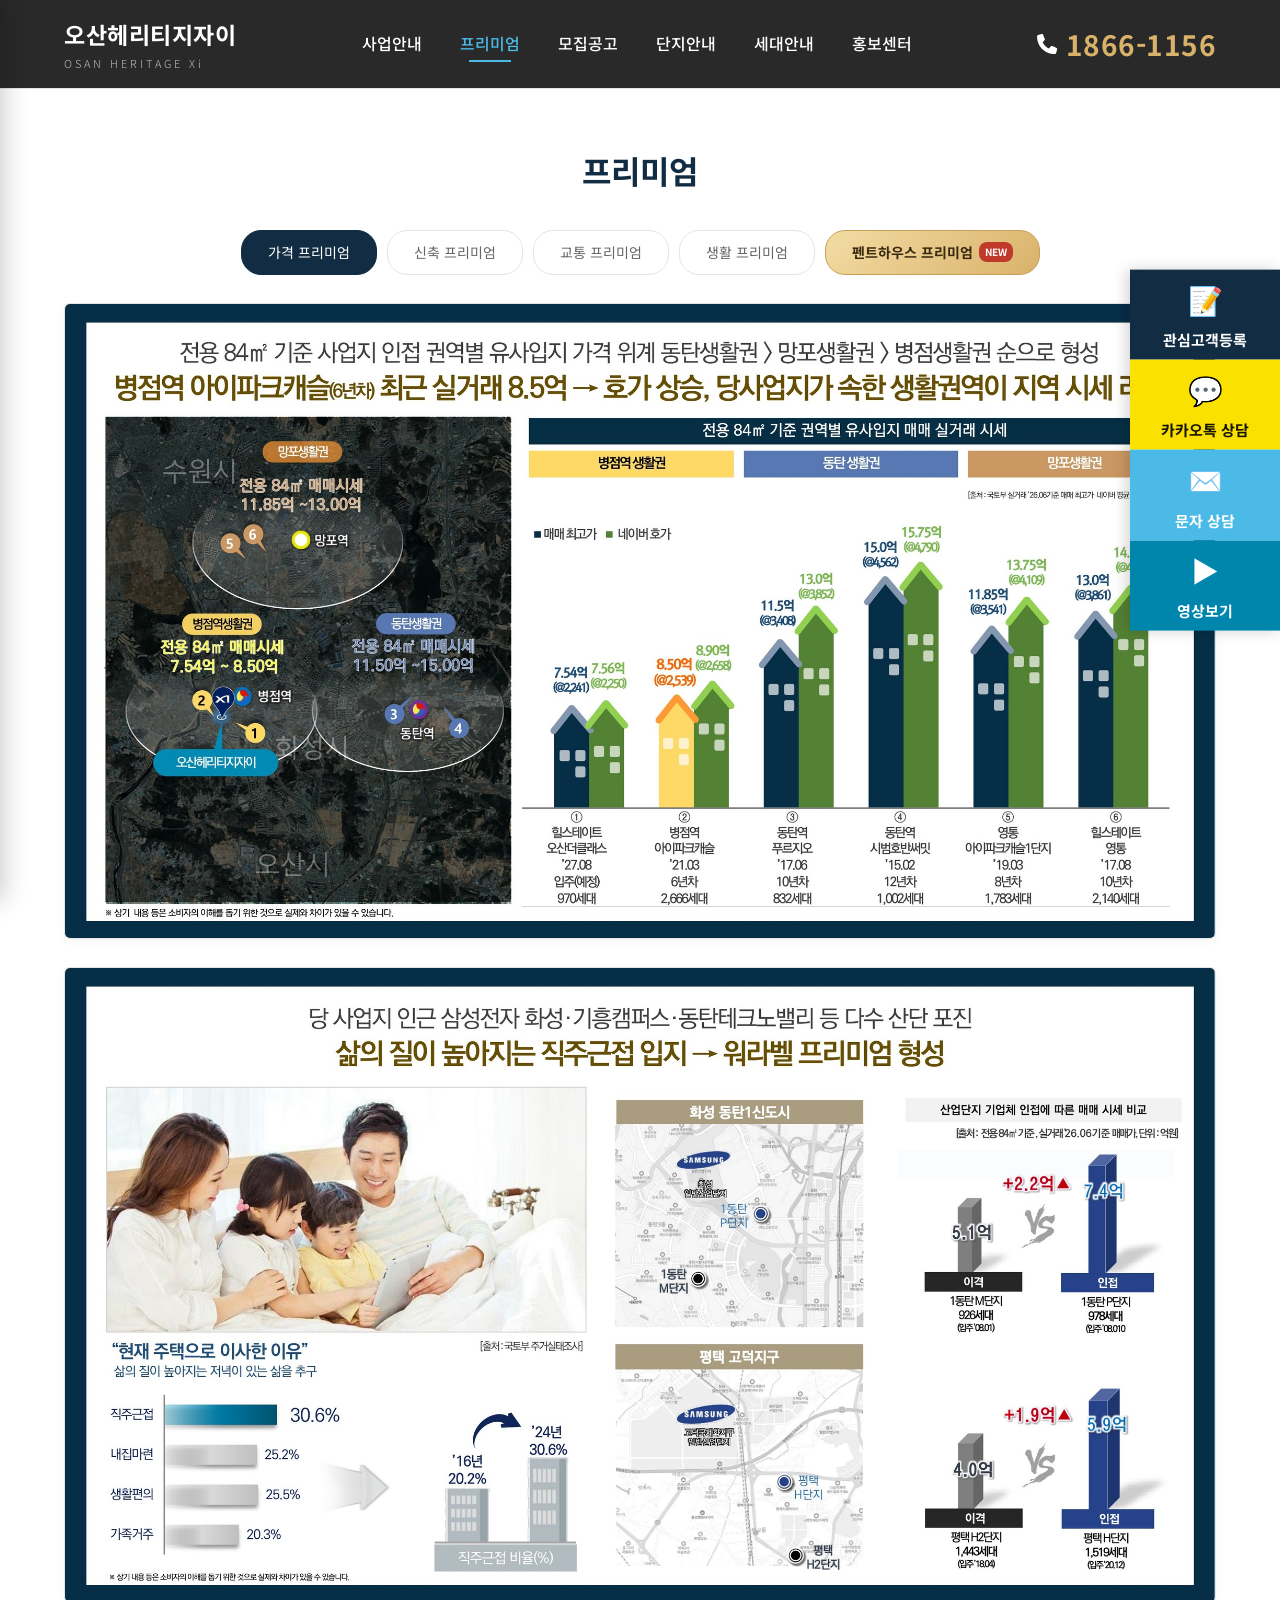
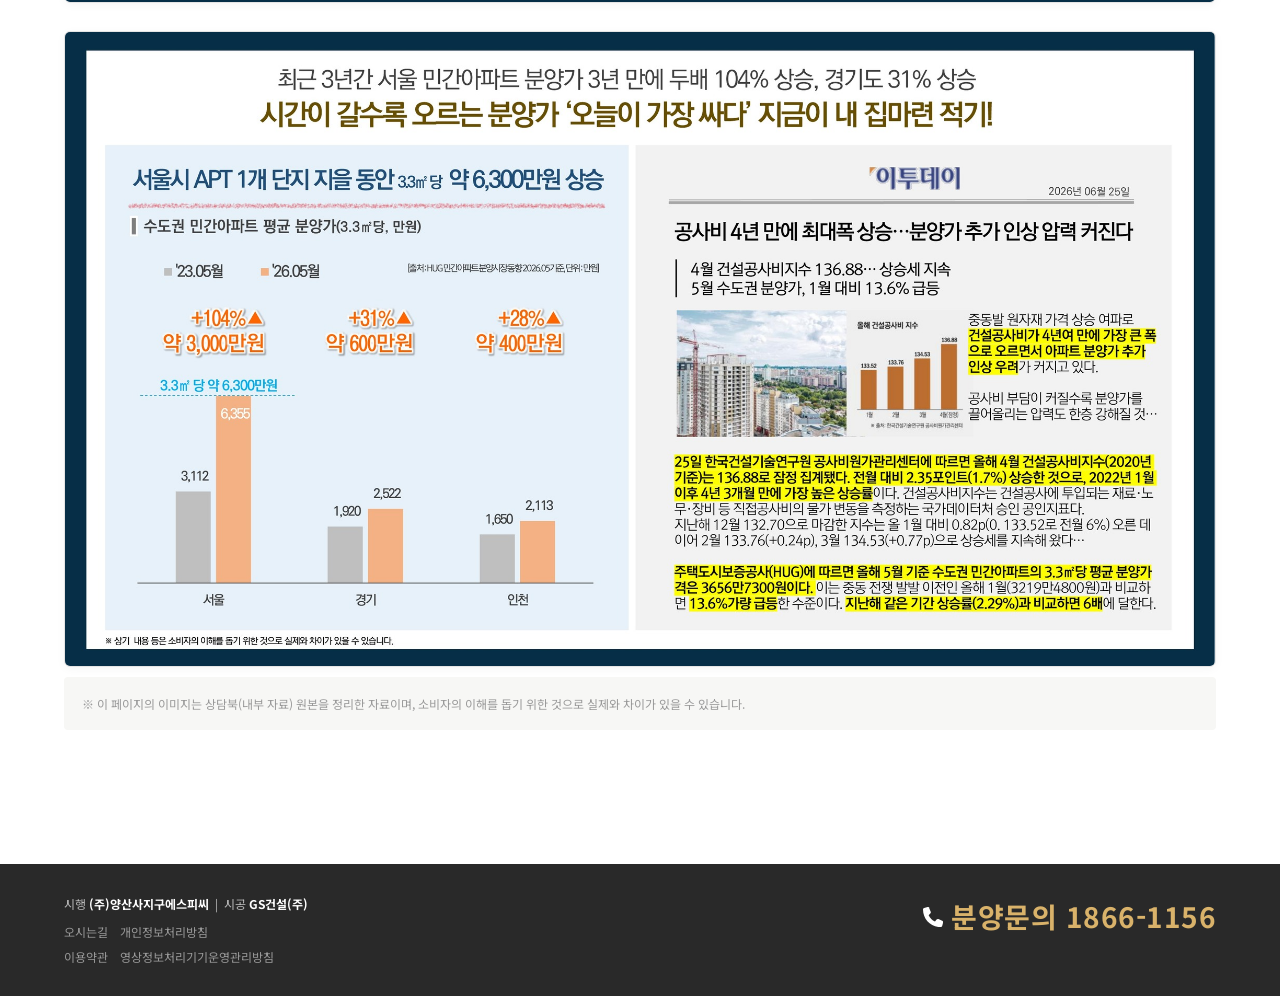
<file: premium.html>
<!DOCTYPE html>
<html lang="ko">
<head>
<meta charset="UTF-8">
<meta name="viewport" content="width=device-width, initial-scale=1.0">
<link rel="icon" type="image/png" sizes="32x32" href="/assets/favicon/favicon-32.png">
<link rel="icon" type="image/png" sizes="16x16" href="/assets/favicon/favicon-16.png">
<link rel="icon" type="image/png" sizes="192x192" href="/assets/favicon/favicon-192.png">
<link rel="icon" type="image/png" sizes="512x512" href="/assets/favicon/favicon-512.png">
<link rel="apple-touch-icon" sizes="180x180" href="/assets/favicon/apple-touch-icon.png">
<link rel="shortcut icon" href="/assets/favicon/favicon.ico">
<title>프리미엄 - 오산헤리티지자이 | 가격·신축·교통·생활 프리미엄</title>
<meta name="description" content="오산헤리티지자이의 가격·신축·교통·생활 프리미엄. 시세 대비 낮은 분양가, GTX-C·동탄트램 교통망, 편리한 생활 인프라.">
<meta property="og:type" content="website">
<meta property="og:site_name" content="오산헤리티지자이">
<meta property="og:title" content="프리미엄 - 오산헤리티지자이">
<meta property="og:description" content="시세 대비 낮은 분양가, GTX-C·동탄트램 교통 호재, 생활 프리미엄 안내.">
<meta property="og:image" content="https://xn--oy2b91kr2dszac2c1et0n5sxjoafjv9z.com/assets/hero-mobile/main.jpg">
<meta property="og:url" content="https://xn--oy2b91kr2dszac2c1et0n5sxjoafjv9z.com/premium.html">
<meta property="og:locale" content="ko_KR">
<meta name="twitter:card" content="summary_large_image">
<link rel="canonical" href="https://xn--oy2b91kr2dszac2c1et0n5sxjoafjv9z.com/premium.html">
<link rel="stylesheet" href="css/style.css?v=20261008">
<style>.premium-tabs{flex-wrap:wrap;}.premium-tabs .ph-tab-link{padding:10px 26px;border:1px solid #c9a05a;background:linear-gradient(135deg,#f3dca4,#d9b26a);border-radius:20px;font-size:14px;font-weight:700;color:#3a2a0e;display:inline-flex;align-items:center;gap:6px;}.premium-tabs .ph-tab-link span{background:#c0392b;color:#fff;font-size:10px;padding:2px 6px;border-radius:8px;}</style>
</head>
<body>

<header class="site-header">
  <div class="gnb-top">
    <div class="wrap">
      <a href="index.html" class="brand">오산헤리티지자이<small>OSAN HERITAGE Xi</small></a>
      <ul class="gnb-main">
        <li><a href="business.html">사업안내</a>
        <div class="gnb-dropdown">
          <a href="business.html#overview" data-panel="overview">사업개요</a>
          <a href="business.html#brand" data-panel="brand">브랜드소개</a>
          <a href="business.html#location" data-panel="location">입지환경</a>
          <a href="business.html#directions" data-panel="directions">오시는 길</a>
        </div>
        </li>
        <li class="active"><a href="premium.html">프리미엄</a>
        <div class="gnb-dropdown">
          <a href="premium.html#price" data-panel="price">가격 프리미엄</a>
          <a href="premium.html#new" data-panel="new">신축 프리미엄</a>
          <a href="premium.html#traffic" data-panel="traffic">교통 프리미엄</a>
          <a href="premium.html#life" data-panel="life">생활 프리미엄</a>
          <a href="penthouse.html">펜트하우스 프리미엄</a>
        </div>
        </li>
        <li><a href="sale.html">모집공고</a>
        <div class="gnb-dropdown">
          <a href="sale.html#notice1" data-panel="notice1">1단지 모집공고</a>
          <a href="sale.html#notice2" data-panel="notice2">2단지 모집공고</a>
          <a href="sale.html#notice3" data-panel="notice3">무순위 모집공고</a>
        </div>
        </li>
        <li><a href="complex.html">단지안내</a>
        <div class="gnb-dropdown">
          <a href="complex.html#design" data-panel="design">단지설계</a>
          <a href="complex.html#layout" data-panel="layout">단지 배치도</a>
          <a href="complex.html#donghosu" data-panel="donghosu">동·호수 배치도</a>
          <a href="complex.html#xian" data-panel="xian">CLUB XIAN</a>
          <a href="complex.html#cloud" data-panel="cloud">CLUB CLOUD</a>
          <a href="complex.html#system" data-panel="system">SYSTEM</a>
          <a href="complex.html#telecom" data-panel="telecom">이동통신설비 협의결과서</a>
        </div>
        </li>
        <li><a href="unit.html">세대안내</a>
        <div class="gnb-dropdown">
          <a href="unit.html#basic" data-panel="basic">기본제공품목</a>
          <a href="unit.html#pyeong" data-panel="pyeong">평형정보</a>
          <a href="unit.html#emodel" data-panel="emodel">E-모델하우스</a>
        </div>
        </li>
        <li><a href="promo.html">홍보센터</a>
        <div class="gnb-dropdown">
          <a href="promo.html#xitv" data-panel="xitv">자이TV</a>
          <a href="promo.html#promov" data-panel="promov">홍보영상</a>
        </div>
        </li>
      </ul>
      <div class="gnb-cta">
        <a href="tel:1866-1156" class="phone-badge"><span class="pb-row"><svg class="ic-phone" viewBox="0 0 512 512" aria-hidden="true"><path d="M164.9 24.6c-7.7-18.6-28-28.5-47.4-23.2l-88 24C12.1 30.2 0 46 0 64C0 311.4 200.6 512 448 512c18 0 33.8-12.1 38.6-29.5l24-88c5.3-19.4-4.6-39.7-23.2-47.4l-96-40c-16.3-6.8-35.2-2.1-46.3 11.6L304.7 368C234.3 334.7 177.3 277.7 144 207.3L184.6 167c13.7-11.1 18.4-30 11.6-46.3l-40-96z"/></svg>1866-1156</span><span class="pb-tap">눌러서 전화연결</span></a>
      </div>
    </div>
  </div>
</header>

<div class="content">

  <div class="page-title"><h2>프리미엄</h2></div>
  <div class="wrap">
    <div class="block" style="padding-top:0;">
      <div class="premium-tabs">
        <button class="active" data-target="gal-price">가격 프리미엄</button>
        <button data-target="gal-new">신축 프리미엄</button>
        <button data-target="gal-traffic">교통 프리미엄</button>
        <button data-target="gal-life">생활 프리미엄</button>
        <a href="penthouse.html" class="ph-tab-link">펜트하우스 프리미엄 <span>NEW</span></a>
      </div>

      <div class="premium-gallery active" id="gal-price">
        <figure><img src="assets/premium/price/price1.jpg" alt="가격 프리미엄 1"></figure>
        <figure><img src="assets/premium/price/price2.jpg" alt="가격 프리미엄 2"></figure>
        <figure><img src="assets/premium/price/price3.jpg" alt="가격 프리미엄 3"></figure>
      </div>

      <div class="premium-gallery" id="gal-new">
        <figure><img src="assets/premium/new/new1.jpg" alt="신축 프리미엄 1"></figure>
        <figure><img src="assets/premium/new/new2.jpg" alt="신축 프리미엄 2"></figure>
        <figure><img src="assets/premium/new/new3.jpg" alt="신축 프리미엄 3"></figure>
      </div>

      <div class="premium-gallery" id="gal-traffic">
        <figure><img src="assets/premium/traffic/traffic1.jpg" alt="교통 프리미엄 1"></figure>
        <figure><img src="assets/premium/traffic/traffic2.jpg" alt="교통 프리미엄 2"></figure>
      </div>

      <div class="premium-gallery" id="gal-life">
        <figure><img src="assets/premium/life/life1.jpg" alt="생활 프리미엄 1"></figure>
        <figure><img src="assets/premium/life/life2.jpg" alt="생활 프리미엄 2"></figure>
        <figure><img src="assets/premium/life/life3.jpg" alt="생활 프리미엄 3"></figure>
      </div>
      <p class="note" style="margin-top:10px;">※ 이 페이지의 이미지는 상담북(내부 자료) 원본을 정리한 자료이며, 소비자의 이해를 돕기 위한 것으로 실제와 차이가 있을 수 있습니다.</p>
    </div>
  </div>
</div>

<footer class="site-footer">
  <div class="wrap">
    <div>
      <span>시행 <b>(주)양산사지구에스피씨</b> &nbsp;|&nbsp; 시공 <b>GS건설(주)</b></span>
      <div class="links" style="margin-top:8px;">
        <div class="links-row"><a href="#">오시는길</a><a href="#">개인정보처리방침</a></div>
        <div class="links-row"><a href="#">이용약관</a><a href="#">영상정보처리기기운영관리방침</a></div>
      </div>
    </div>
    <div class="footer-call-row"><a href="tel:1866-1156" class="phone-badge"><span class="pb-row"><svg class="ic-phone" viewBox="0 0 512 512" aria-hidden="true"><path d="M164.9 24.6c-7.7-18.6-28-28.5-47.4-23.2l-88 24C12.1 30.2 0 46 0 64C0 311.4 200.6 512 448 512c18 0 33.8-12.1 38.6-29.5l24-88c5.3-19.4-4.6-39.7-23.2-47.4l-96-40c-16.3-6.8-35.2-2.1-46.3 11.6L304.7 368C234.3 334.7 177.3 277.7 144 207.3L184.6 167c13.7-11.1 18.4-30 11.6-46.3l-40-96z"/></svg>분양문의 1866-1156</span><span class="pb-tap">눌러서 전화연결</span></a></div>
  </div>
</footer>

<script src="js/main.js?v=20260827"></script>
<script type="text/javascript" src="//wcs.pstatic.net/wcslog.js"></script>
<script type="text/javascript">
if(!wcs_add) var wcs_add = {};
wcs_add["wa"] = "2552273d3cf18a0";
if(window.wcs) {
  wcs_do();
}
</script>
</body>
</html>
</file>
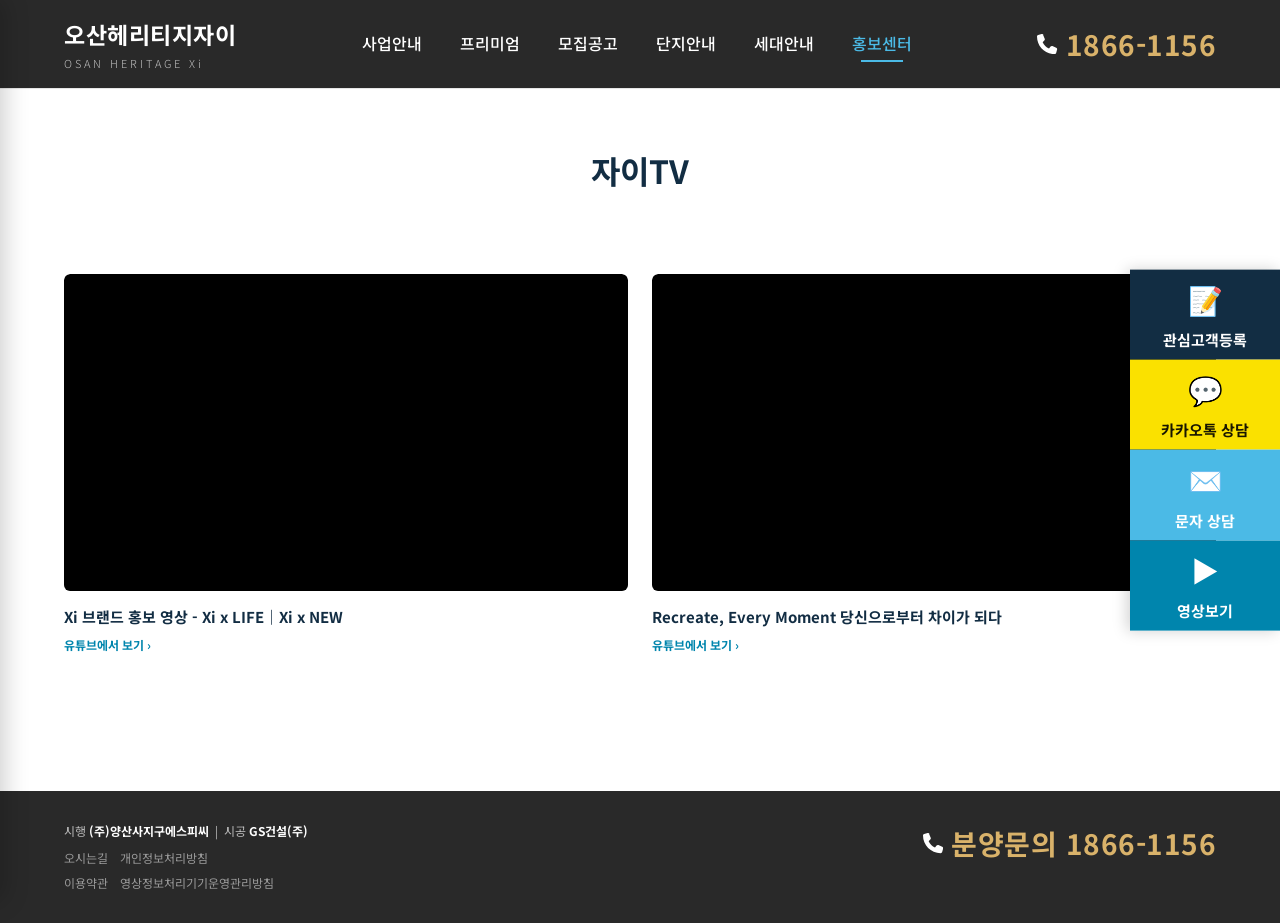
<file: promo.html>
<!DOCTYPE html>
<html lang="ko">
<head>
<meta charset="UTF-8">
<meta name="viewport" content="width=device-width, initial-scale=1.0">
<link rel="icon" type="image/png" sizes="32x32" href="/assets/favicon/favicon-32.png">
<link rel="icon" type="image/png" sizes="16x16" href="/assets/favicon/favicon-16.png">
<link rel="icon" type="image/png" sizes="192x192" href="/assets/favicon/favicon-192.png">
<link rel="icon" type="image/png" sizes="512x512" href="/assets/favicon/favicon-512.png">
<link rel="apple-touch-icon" sizes="180x180" href="/assets/favicon/apple-touch-icon.png">
<link rel="shortcut icon" href="/assets/favicon/favicon.ico">
<title>홍보센터 - 오산헤리티지자이 | 자이TV·홍보영상</title>
<meta name="description" content="오산헤리티지자이 견본주택 영상, 입지영상, 타임랩스 등 홍보영상 모음.">
<meta property="og:type" content="website">
<meta property="og:site_name" content="오산헤리티지자이">
<meta property="og:title" content="홍보센터 - 오산헤리티지자이">
<meta property="og:description" content="오산헤리티지자이 견본주택·입지 홍보영상 모음.">
<meta property="og:image" content="https://xn--oy2b91kr2dszac2c1et0n5sxjoafjv9z.com/assets/hero-mobile/main.jpg">
<meta property="og:url" content="https://xn--oy2b91kr2dszac2c1et0n5sxjoafjv9z.com/promo.html">
<meta property="og:locale" content="ko_KR">
<meta name="twitter:card" content="summary_large_image">
<link rel="canonical" href="https://xn--oy2b91kr2dszac2c1et0n5sxjoafjv9z.com/promo.html">
<link rel="stylesheet" href="css/style.css?v=20261008">
<style>
.video-card{border-radius:6px;overflow:hidden;background:#fff;}
.video-card .frame{position:relative;width:100%;aspect-ratio:16/9;background:#000;border-radius:6px;overflow:hidden;}
.video-card .frame iframe{position:absolute;inset:0;width:100%;height:100%;border:0;}
.video-card h4{margin-top:14px;font-size:15px;color:var(--navy);font-weight:700;}
.video-card .watch-link{display:inline-block;margin-top:6px;font-size:12px;color:var(--heritage);font-weight:700;}
.video-card .watch-link:hover{text-decoration:underline;}
</style>
</head>
<body>

<header class="site-header">
  <div class="gnb-top">
    <div class="wrap">
      <a href="index.html" class="brand">오산헤리티지자이<small>OSAN HERITAGE Xi</small></a>
      <ul class="gnb-main">
        <li><a href="business.html">사업안내</a>
        <div class="gnb-dropdown">
          <a href="business.html#overview" data-panel="overview">사업개요</a>
          <a href="business.html#brand" data-panel="brand">브랜드소개</a>
          <a href="business.html#location" data-panel="location">입지환경</a>
          <a href="business.html#directions" data-panel="directions">오시는 길</a>
        </div>
        </li>
        <li><a href="premium.html">프리미엄</a>
        <div class="gnb-dropdown">
          <a href="premium.html#price" data-panel="price">가격 프리미엄</a>
          <a href="premium.html#new" data-panel="new">신축 프리미엄</a>
          <a href="premium.html#traffic" data-panel="traffic">교통 프리미엄</a>
          <a href="premium.html#life" data-panel="life">생활 프리미엄</a>
          <a href="penthouse.html">펜트하우스 프리미엄</a>
        </div>
        </li>
        <li><a href="sale.html">모집공고</a>
        <div class="gnb-dropdown">
          <a href="sale.html#notice1" data-panel="notice1">1단지 모집공고</a>
          <a href="sale.html#notice2" data-panel="notice2">2단지 모집공고</a>
          <a href="sale.html#notice3" data-panel="notice3">무순위 모집공고</a>
        </div>
        </li>
        <li><a href="complex.html">단지안내</a>
        <div class="gnb-dropdown">
          <a href="complex.html#design" data-panel="design">단지설계</a>
          <a href="complex.html#layout" data-panel="layout">단지 배치도</a>
          <a href="complex.html#donghosu" data-panel="donghosu">동·호수 배치도</a>
          <a href="complex.html#xian" data-panel="xian">CLUB XIAN</a>
          <a href="complex.html#cloud" data-panel="cloud">CLUB CLOUD</a>
          <a href="complex.html#system" data-panel="system">SYSTEM</a>
          <a href="complex.html#telecom" data-panel="telecom">이동통신설비 협의결과서</a>
        </div>
        </li>
        <li><a href="unit.html">세대안내</a>
        <div class="gnb-dropdown">
          <a href="unit.html#basic" data-panel="basic">기본제공품목</a>
          <a href="unit.html#pyeong" data-panel="pyeong">평형정보</a>
          <a href="unit.html#emodel" data-panel="emodel">E-모델하우스</a>
        </div>
        </li>
        <li class="active"><a href="promo.html">홍보센터</a>
        <div class="gnb-dropdown">
          <a href="promo.html#xitv" data-panel="xitv">자이TV</a>
          <a href="promo.html#promov" data-panel="promov">홍보영상</a>
        </div>
        </li>
      </ul>
      <div class="gnb-cta">
        <a href="tel:1866-1156" class="phone-badge"><span class="pb-row"><svg class="ic-phone" viewBox="0 0 512 512" aria-hidden="true"><path d="M164.9 24.6c-7.7-18.6-28-28.5-47.4-23.2l-88 24C12.1 30.2 0 46 0 64C0 311.4 200.6 512 448 512c18 0 33.8-12.1 38.6-29.5l24-88c5.3-19.4-4.6-39.7-23.2-47.4l-96-40c-16.3-6.8-35.2-2.1-46.3 11.6L304.7 368C234.3 334.7 177.3 277.7 144 207.3L184.6 167c13.7-11.1 18.4-30 11.6-46.3l-40-96z"/></svg>1866-1156</span><span class="pb-tap">눌러서 전화연결</span></a>
      </div>
    </div>
  </div>
</header>

<div class="content">

  <!-- 자이TV -->
  <div class="subpanel" id="xitv">
    <div class="page-title"><h2>자이TV</h2></div>
    <div class="wrap">
      <div class="block">
        <div class="grid2">
          <div class="video-card">
            <div class="frame"><iframe src="https://www.youtube.com/embed/qQxcm17SLFk" title="Xi 브랜드 홍보 영상 - Xi x LIFE｜Xi x NEW" referrerpolicy="strict-origin-when-cross-origin" allow="accelerometer; autoplay; clipboard-write; encrypted-media; gyroscope; picture-in-picture" allowfullscreen></iframe></div>
            <h4>Xi 브랜드 홍보 영상 - Xi x LIFE｜Xi x NEW</h4>
            <a class="watch-link" href="https://www.youtube.com/watch?v=qQxcm17SLFk" target="_blank" rel="noopener">유튜브에서 보기 ›</a>
          </div>
          <div class="video-card">
            <div class="frame"><iframe src="https://www.youtube.com/embed/ZtsXOJ8pBcI" title="Recreate, Every Moment 당신으로부터 차이가 되다" referrerpolicy="strict-origin-when-cross-origin" allow="accelerometer; autoplay; clipboard-write; encrypted-media; gyroscope; picture-in-picture" allowfullscreen></iframe></div>
            <h4>Recreate, Every Moment 당신으로부터 차이가 되다</h4>
            <a class="watch-link" href="https://www.youtube.com/watch?v=ZtsXOJ8pBcI" target="_blank" rel="noopener">유튜브에서 보기 ›</a>
          </div>
        </div>
      </div>
    </div>
  </div>

  <!-- 홍보영상 -->
  <div class="subpanel" id="promov">
    <div class="page-title"><h2>홍보영상</h2></div>
    <div class="wrap">
      <div class="block">
        <div class="grid2">
          <div class="video-card">
            <div class="frame"><iframe src="https://www.youtube.com/embed/TYkfBe32BxQ" title="오산헤리티지자이 견본주택 영상" referrerpolicy="strict-origin-when-cross-origin" allow="accelerometer; autoplay; clipboard-write; encrypted-media; gyroscope; picture-in-picture" allowfullscreen></iframe></div>
            <h4>오산헤리티지자이 견본주택 영상</h4>
            <a class="watch-link" href="https://www.youtube.com/watch?v=TYkfBe32BxQ" target="_blank" rel="noopener">유튜브에서 보기 ›</a>
          </div>
          <div class="video-card">
            <div class="frame"><iframe src="https://www.youtube.com/embed/sMNsM28zPYw" title="오산헤리티지자이 입지영상" referrerpolicy="strict-origin-when-cross-origin" allow="accelerometer; autoplay; clipboard-write; encrypted-media; gyroscope; picture-in-picture" allowfullscreen></iframe></div>
            <h4>오산헤리티지자이 입지영상</h4>
            <a class="watch-link" href="https://www.youtube.com/watch?v=sMNsM28zPYw" target="_blank" rel="noopener">유튜브에서 보기 ›</a>
          </div>
          <div class="video-card">
            <div class="frame"><iframe src="https://www.youtube.com/embed/Uq-IiXRidno" title="오산헤리티지자이 타임랩스 영상" referrerpolicy="strict-origin-when-cross-origin" allow="accelerometer; autoplay; clipboard-write; encrypted-media; gyroscope; picture-in-picture" allowfullscreen></iframe></div>
            <h4>오산헤리티지자이 타임랩스 영상</h4>
            <a class="watch-link" href="https://www.youtube.com/watch?v=Uq-IiXRidno" target="_blank" rel="noopener">유튜브에서 보기 ›</a>
          </div>
          <div class="video-card">
            <div class="frame"><iframe src="https://www.youtube.com/embed/VFzBckoz8WM" title="오산헤리티지자이 티저" referrerpolicy="strict-origin-when-cross-origin" allow="accelerometer; autoplay; clipboard-write; encrypted-media; gyroscope; picture-in-picture" allowfullscreen></iframe></div>
            <h4>오산헤리티지자이 티저</h4>
            <a class="watch-link" href="https://www.youtube.com/watch?v=VFzBckoz8WM" target="_blank" rel="noopener">유튜브에서 보기 ›</a>
          </div>
        </div>
      </div>
    </div>
  </div>

</div>

<footer class="site-footer">
  <div class="wrap">
    <div>
      <span>시행 <b>(주)양산사지구에스피씨</b> &nbsp;|&nbsp; 시공 <b>GS건설(주)</b></span>
      <div class="links" style="margin-top:8px;">
        <div class="links-row"><a href="#">오시는길</a><a href="#">개인정보처리방침</a></div>
        <div class="links-row"><a href="#">이용약관</a><a href="#">영상정보처리기기운영관리방침</a></div>
      </div>
    </div>
    <div class="footer-call-row"><a href="tel:1866-1156" class="phone-badge"><span class="pb-row"><svg class="ic-phone" viewBox="0 0 512 512" aria-hidden="true"><path d="M164.9 24.6c-7.7-18.6-28-28.5-47.4-23.2l-88 24C12.1 30.2 0 46 0 64C0 311.4 200.6 512 448 512c18 0 33.8-12.1 38.6-29.5l24-88c5.3-19.4-4.6-39.7-23.2-47.4l-96-40c-16.3-6.8-35.2-2.1-46.3 11.6L304.7 368C234.3 334.7 177.3 277.7 144 207.3L184.6 167c13.7-11.1 18.4-30 11.6-46.3l-40-96z"/></svg>분양문의 1866-1156</span><span class="pb-tap">눌러서 전화연결</span></a></div>
  </div>
</footer>

<script src="js/main.js?v=20260827"></script>
<script type="text/javascript" src="//wcs.pstatic.net/wcslog.js"></script>
<script type="text/javascript">
if(!wcs_add) var wcs_add = {};
wcs_add["wa"] = "2552273d3cf18a0";
if(window.wcs) {
  wcs_do();
}
</script>
</body>
</html>
</file>
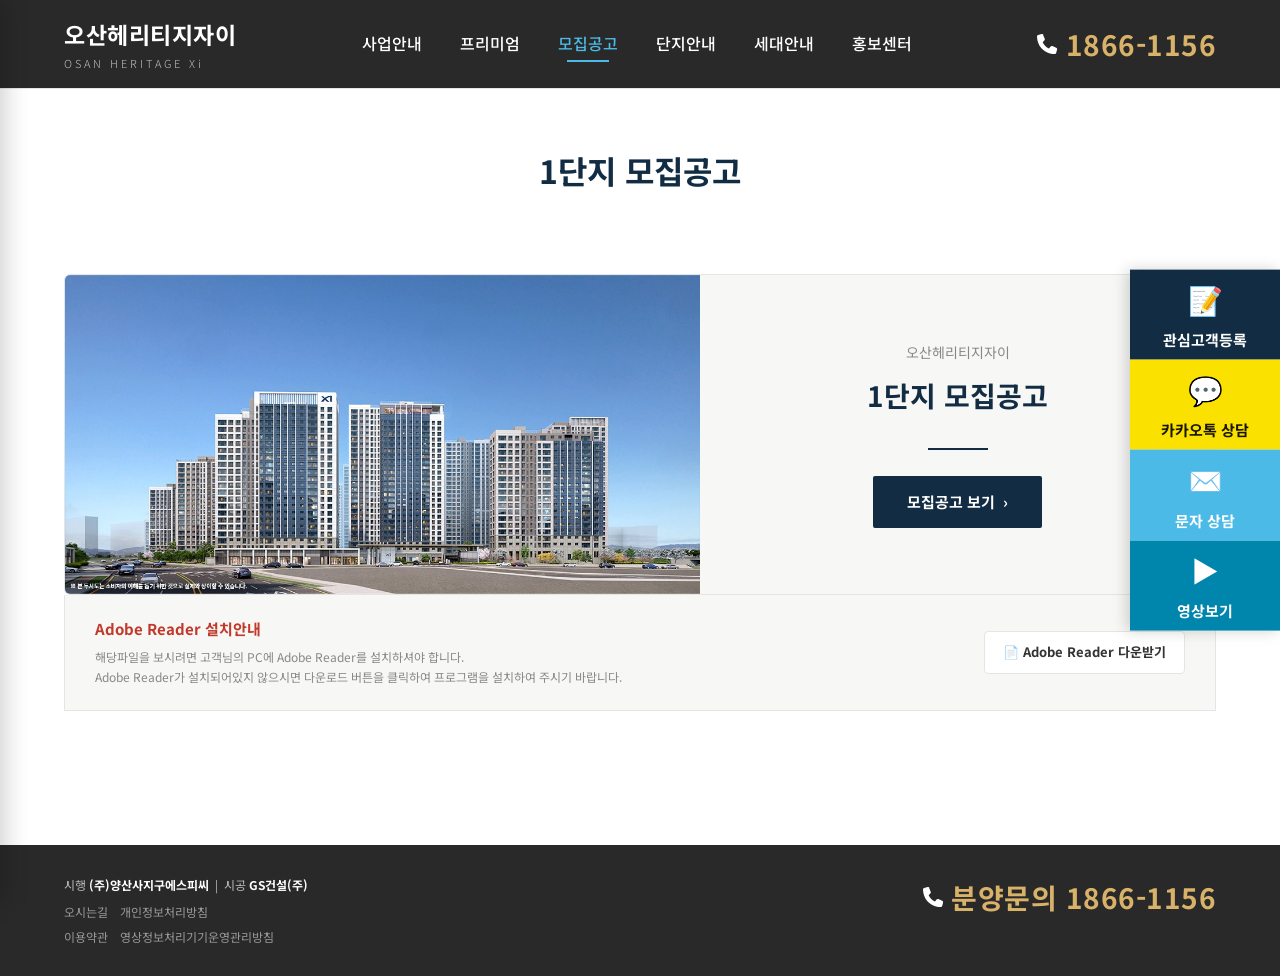
<file: sale.html>
<!DOCTYPE html>
<html lang="ko">
<head>
<meta charset="UTF-8">
<meta name="viewport" content="width=device-width, initial-scale=1.0">
<link rel="icon" type="image/png" sizes="32x32" href="/assets/favicon/favicon-32.png">
<link rel="icon" type="image/png" sizes="16x16" href="/assets/favicon/favicon-16.png">
<link rel="icon" type="image/png" sizes="192x192" href="/assets/favicon/favicon-192.png">
<link rel="icon" type="image/png" sizes="512x512" href="/assets/favicon/favicon-512.png">
<link rel="apple-touch-icon" sizes="180x180" href="/assets/favicon/apple-touch-icon.png">
<link rel="shortcut icon" href="/assets/favicon/favicon.ico">
<title>모집공고 - 오산헤리티지자이 | 1단지·2단지 입주자모집공고</title>
<meta name="description" content="오산헤리티지자이 1단지·2단지 입주자모집공고문 확인. 공급대상, 세대수, 청약 일정 안내.">
<meta property="og:type" content="website">
<meta property="og:site_name" content="오산헤리티지자이">
<meta property="og:title" content="모집공고 - 오산헤리티지자이">
<meta property="og:description" content="오산헤리티지자이 1단지·2단지 입주자모집공고문 확인.">
<meta property="og:image" content="https://xn--oy2b91kr2dszac2c1et0n5sxjoafjv9z.com/assets/hero-mobile/main.jpg">
<meta property="og:url" content="https://xn--oy2b91kr2dszac2c1et0n5sxjoafjv9z.com/sale.html">
<meta property="og:locale" content="ko_KR">
<meta name="twitter:card" content="summary_large_image">
<link rel="canonical" href="https://xn--oy2b91kr2dszac2c1et0n5sxjoafjv9z.com/sale.html">
<link rel="stylesheet" href="css/style.css?v=20261008">
<style>
.full-img{width:100%;border-radius:6px;display:block;}
.notice-panel{display:flex;flex-wrap:wrap;border:1px solid var(--line);border-radius:6px;overflow:hidden;}
.notice-panel .photo{flex:1 1 480px;min-width:280px;}
.notice-panel .photo img{width:100%;height:100%;object-fit:cover;display:block;}
.notice-panel .info{flex:1 1 360px;min-width:280px;background:var(--bg-soft);display:flex;flex-direction:column;align-items:center;justify-content:center;text-align:center;padding:50px 30px;}
.notice-panel .info .eng{color:#888;font-size:14px;margin-bottom:10px;}
.notice-panel .info h3{font-size:28px;color:var(--navy);font-weight:700;margin-bottom:22px;}
.notice-panel .info hr{width:60px;border:none;border-top:2px solid var(--navy);margin-bottom:26px;}
.notice-btn{display:inline-block;background:var(--navy);color:#fff;font-weight:700;padding:14px 34px;border-radius:2px;font-size:15px;}
.notice-btn:hover{background:var(--heritage);}
.adobe-bar{display:flex;flex-wrap:wrap;align-items:center;justify-content:space-between;gap:20px;background:var(--bg-soft);border:1px solid var(--line);border-top:none;padding:22px 30px;}
.adobe-bar .tt{color:#c0392b;font-weight:700;font-size:15px;margin-bottom:6px;}
.adobe-bar p{font-size:12px;color:#888;line-height:1.7;}
.adobe-dl{flex:none;background:#fff;border:1px solid var(--line);border-radius:4px;padding:10px 18px;font-size:13px;font-weight:700;color:var(--ink);display:flex;align-items:center;gap:8px;}
.adobe-dl:hover{border-color:var(--heritage);color:var(--heritage);}
</style>
</head>
<body>

<header class="site-header">
  <div class="gnb-top">
    <div class="wrap">
      <a href="index.html" class="brand">오산헤리티지자이<small>OSAN HERITAGE Xi</small></a>
      <ul class="gnb-main">
        <li><a href="business.html">사업안내</a>
        <div class="gnb-dropdown">
          <a href="business.html#overview" data-panel="overview">사업개요</a>
          <a href="business.html#brand" data-panel="brand">브랜드소개</a>
          <a href="business.html#location" data-panel="location">입지환경</a>
          <a href="business.html#directions" data-panel="directions">오시는 길</a>
        </div>
        </li>
        <li><a href="premium.html">프리미엄</a>
        <div class="gnb-dropdown">
          <a href="premium.html#price" data-panel="price">가격 프리미엄</a>
          <a href="premium.html#new" data-panel="new">신축 프리미엄</a>
          <a href="premium.html#traffic" data-panel="traffic">교통 프리미엄</a>
          <a href="premium.html#life" data-panel="life">생활 프리미엄</a>
          <a href="penthouse.html">펜트하우스 프리미엄</a>
        </div>
        </li>
        <li class="active"><a href="sale.html">모집공고</a>
        <div class="gnb-dropdown">
          <a href="sale.html#notice1" data-panel="notice1">1단지 모집공고</a>
          <a href="sale.html#notice2" data-panel="notice2">2단지 모집공고</a>
          <a href="sale.html#notice3" data-panel="notice3">무순위 모집공고</a>
        </div>
        </li>
        <li><a href="complex.html">단지안내</a>
        <div class="gnb-dropdown">
          <a href="complex.html#design" data-panel="design">단지설계</a>
          <a href="complex.html#layout" data-panel="layout">단지 배치도</a>
          <a href="complex.html#donghosu" data-panel="donghosu">동·호수 배치도</a>
          <a href="complex.html#xian" data-panel="xian">CLUB XIAN</a>
          <a href="complex.html#cloud" data-panel="cloud">CLUB CLOUD</a>
          <a href="complex.html#system" data-panel="system">SYSTEM</a>
          <a href="complex.html#telecom" data-panel="telecom">이동통신설비 협의결과서</a>
        </div>
        </li>
        <li><a href="unit.html">세대안내</a>
        <div class="gnb-dropdown">
          <a href="unit.html#basic" data-panel="basic">기본제공품목</a>
          <a href="unit.html#pyeong" data-panel="pyeong">평형정보</a>
          <a href="unit.html#emodel" data-panel="emodel">E-모델하우스</a>
        </div>
        </li>
        <li><a href="promo.html">홍보센터</a>
        <div class="gnb-dropdown">
          <a href="promo.html#xitv" data-panel="xitv">자이TV</a>
          <a href="promo.html#promov" data-panel="promov">홍보영상</a>
        </div>
        </li>
      </ul>
      <div class="gnb-cta">
        <a href="tel:1866-1156" class="phone-badge"><span class="pb-row"><svg class="ic-phone" viewBox="0 0 512 512" aria-hidden="true"><path d="M164.9 24.6c-7.7-18.6-28-28.5-47.4-23.2l-88 24C12.1 30.2 0 46 0 64C0 311.4 200.6 512 448 512c18 0 33.8-12.1 38.6-29.5l24-88c5.3-19.4-4.6-39.7-23.2-47.4l-96-40c-16.3-6.8-35.2-2.1-46.3 11.6L304.7 368C234.3 334.7 177.3 277.7 144 207.3L184.6 167c13.7-11.1 18.4-30 11.6-46.3l-40-96z"/></svg>1866-1156</span><span class="pb-tap">눌러서 전화연결</span></a>
      </div>
    </div>
  </div>
</header>

<div class="content">

  <!-- 1단지 모집공고 -->
  <div class="subpanel" id="notice1">
    <div class="page-title"><h2>1단지 모집공고</h2></div>
    <div class="wrap">
      <div class="block">
        <div class="notice-panel">
          <div class="photo"><img src="assets/business/cg-1bl.jpg" alt="1단지 조감도"></div>
          <div class="info">
            <div class="eng">오산헤리티지자이</div>
            <h3>1단지 모집공고</h3>
            <hr>
            <a class="notice-btn" href="assets/sale/notice-1bl.pdf" target="_blank" rel="noopener">모집공고 보기 &nbsp;›</a>
          </div>
        </div>
        <div class="adobe-bar">
          <div>
            <div class="tt">Adobe Reader 설치안내</div>
            <p>해당파일을 보시려면 고객님의 PC에 Adobe Reader를 설치하셔야 합니다.<br>Adobe Reader가 설치되어있지 않으시면 다운로드 버튼을 클릭하여 프로그램을 설치하여 주시기 바랍니다.</p>
          </div>
          <a class="adobe-dl" href="https://get.adobe.com/reader/" target="_blank" rel="noopener">📄 Adobe Reader 다운받기</a>
        </div>
      </div>
    </div>
  </div>

  <!-- 2단지 모집공고 -->
  <div class="subpanel" id="notice2">
    <div class="page-title"><h2>2단지 모집공고</h2></div>
    <div class="wrap">
      <div class="block">
        <div class="notice-panel">
          <div class="photo"><img src="assets/business/cg-2bl.jpg" alt="2단지 조감도"></div>
          <div class="info">
            <div class="eng">오산헤리티지자이</div>
            <h3>2단지 모집공고</h3>
            <hr>
            <a class="notice-btn" href="assets/sale/notice-2bl.pdf" target="_blank" rel="noopener">모집공고 보기 &nbsp;›</a>
          </div>
        </div>
        <div class="adobe-bar">
          <div>
            <div class="tt">Adobe Reader 설치안내</div>
            <p>해당파일을 보시려면 고객님의 PC에 Adobe Reader를 설치하셔야 합니다.<br>Adobe Reader가 설치되어있지 않으시면 다운로드 버튼을 클릭하여 프로그램을 설치하여 주시기 바랍니다.</p>
          </div>
          <a class="adobe-dl" href="https://get.adobe.com/reader/" target="_blank" rel="noopener">📄 Adobe Reader 다운받기</a>
        </div>
      </div>
    </div>
  </div>

  <!-- 무순위 모집공고 -->
  <div class="subpanel" id="notice3">
    <div class="page-title"><h2>무순위 모집공고</h2></div>
    <div class="wrap">
      <div class="block">
        <div class="notice-panel">
          <div class="photo"><img src="assets/sale/notice-random.webp" alt="무순위 모집공고 투시도"></div>
          <div class="info">
            <div class="eng">오산헤리티지자이</div>
            <h3>무순위 모집공고</h3>
            <hr>
            <a class="notice-btn" href="assets/sale/notice-random.pdf" target="_blank" rel="noopener">모집공고 보기 &nbsp;›</a>
          </div>
        </div>
        <div class="adobe-bar">
          <div>
            <div class="tt">Adobe Reader 설치안내</div>
            <p>해당파일을 보시려면 고객님의 PC에 Adobe Reader를 설치하셔야 합니다.<br>Adobe Reader가 설치되어있지 않으시면 다운로드 버튼을 클릭하여 프로그램을 설치하여 주시기 바랍니다.</p>
          </div>
          <a class="adobe-dl" href="https://get.adobe.com/reader/" target="_blank" rel="noopener">📄 Adobe Reader 다운받기</a>
        </div>
      </div>
    </div>
  </div>

  <!-- 분양안내 (구 개요 페이지) - 메뉴에서는 제거, 소스는 재사용 대비 보존 -->
  <div class="subpanel" id="overview">
    <div class="page-title"><h2>분양안내</h2><p>오산헤리티지자이 공급 정보를 확인하세요</p></div>
    <div class="wrap">
      <div class="block">
        <div class="type-tabs" data-panels="supply-tab">
          <button class="active" data-target="sup-1">1단지</button>
          <button data-target="sup-2">2단지</button>
        </div>
        <div class="type-panel active" data-group="supply-tab" id="sup-1"><img class="full-img" src="assets/sale/supply-1bl.jpg" alt="1단지 공급안내"></div>
        <div class="type-panel" data-group="supply-tab" id="sup-2"><img class="full-img" src="assets/sale/supply-2bl.jpg" alt="2단지 공급안내"></div>
        <p class="note" style="margin-top:18px;">※ 상세 공급 물량 및 일정은 입주자모집공고문을 기준으로 하며, 자세한 사항은 분양문의(1866-1156)로 확인하시기 바랍니다.</p>
      </div>
    </div>
  </div>

</div>

<footer class="site-footer">
  <div class="wrap">
    <div>
      <span>시행 <b>(주)양산사지구에스피씨</b> &nbsp;|&nbsp; 시공 <b>GS건설(주)</b></span>
      <div class="links" style="margin-top:8px;">
        <div class="links-row"><a href="#">오시는길</a><a href="#">개인정보처리방침</a></div>
        <div class="links-row"><a href="#">이용약관</a><a href="#">영상정보처리기기운영관리방침</a></div>
      </div>
    </div>
    <div class="footer-call-row"><a href="tel:1866-1156" class="phone-badge"><span class="pb-row"><svg class="ic-phone" viewBox="0 0 512 512" aria-hidden="true"><path d="M164.9 24.6c-7.7-18.6-28-28.5-47.4-23.2l-88 24C12.1 30.2 0 46 0 64C0 311.4 200.6 512 448 512c18 0 33.8-12.1 38.6-29.5l24-88c5.3-19.4-4.6-39.7-23.2-47.4l-96-40c-16.3-6.8-35.2-2.1-46.3 11.6L304.7 368C234.3 334.7 177.3 277.7 144 207.3L184.6 167c13.7-11.1 18.4-30 11.6-46.3l-40-96z"/></svg>분양문의 1866-1156</span><span class="pb-tap">눌러서 전화연결</span></a></div>
  </div>
</footer>

<script src="js/main.js?v=20260827"></script>
<script type="text/javascript" src="//wcs.pstatic.net/wcslog.js"></script>
<script type="text/javascript">
if(!wcs_add) var wcs_add = {};
wcs_add["wa"] = "2552273d3cf18a0";
if(window.wcs) {
  wcs_do();
}
</script>
</body>
</html>
</file>
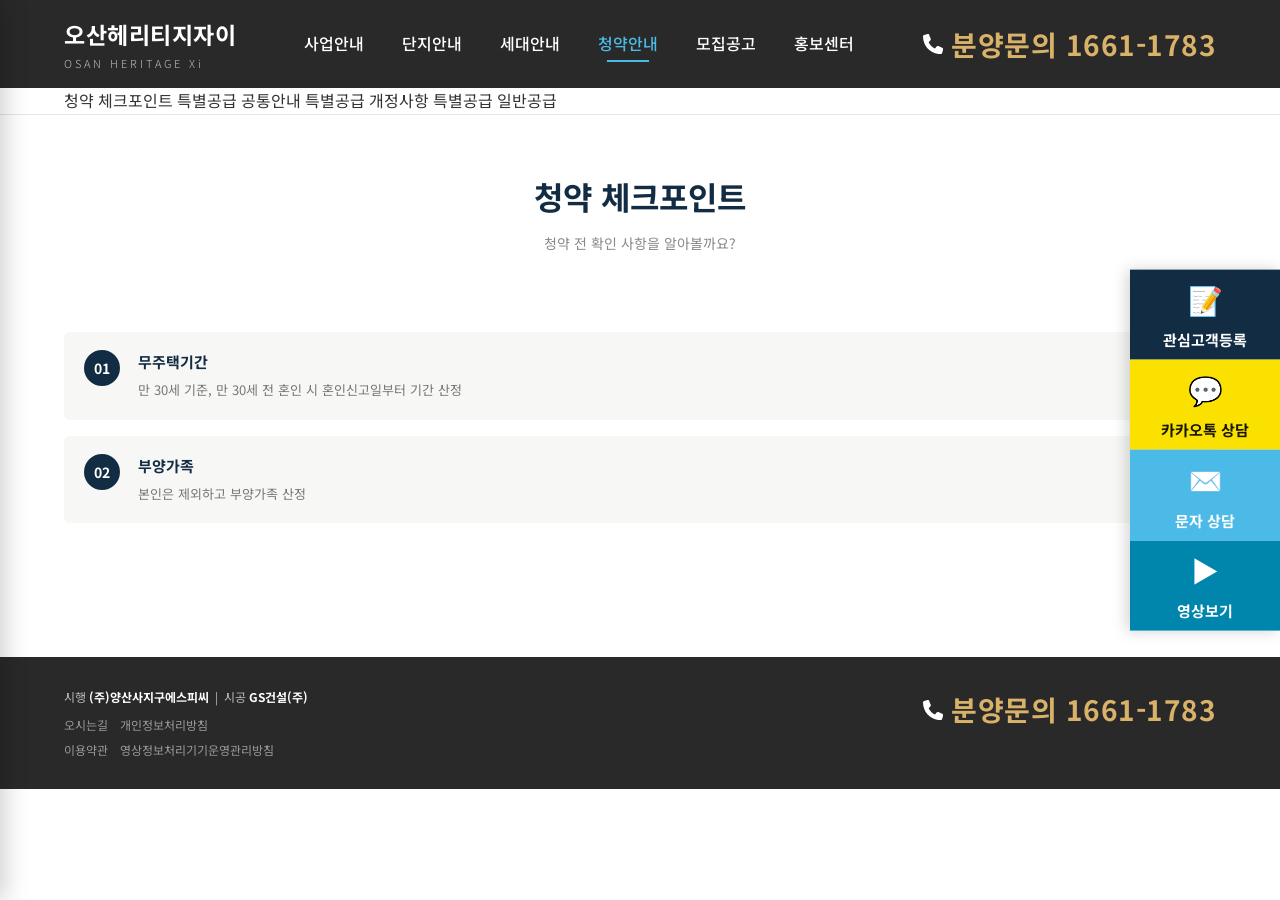
<file: subscription.html>
<!DOCTYPE html>
<html lang="ko">
<head>
<meta charset="UTF-8">
<meta name="viewport" content="width=device-width, initial-scale=1.0">
<link rel="icon" type="image/png" sizes="32x32" href="/assets/favicon/favicon-32.png">
<link rel="icon" type="image/png" sizes="16x16" href="/assets/favicon/favicon-16.png">
<link rel="icon" type="image/png" sizes="192x192" href="/assets/favicon/favicon-192.png">
<link rel="icon" type="image/png" sizes="512x512" href="/assets/favicon/favicon-512.png">
<link rel="apple-touch-icon" sizes="180x180" href="/assets/favicon/apple-touch-icon.png">
<link rel="shortcut icon" href="/assets/favicon/favicon.ico">
<title>청약안내 - 오산헤리티지자이 | 특별공급·일반공급 안내</title>
<meta name="description" content="오산헤리티지자이 청약 체크포인트, 특별공급 공통안내 및 개정사항, 일반공급 청약 방법 안내.">
<meta property="og:type" content="website">
<meta property="og:site_name" content="오산헤리티지자이">
<meta property="og:title" content="청약안내 - 오산헤리티지자이">
<meta property="og:description" content="오산헤리티지자이 특별공급·일반공급 청약 안내.">
<meta property="og:image" content="https://xn--oy2b91kr2dszac2c1et0n5sxjoafjv9z.com/assets/hero-mobile/main.jpg">
<meta property="og:url" content="https://xn--oy2b91kr2dszac2c1et0n5sxjoafjv9z.com/subscription.html">
<meta property="og:locale" content="ko_KR">
<meta name="twitter:card" content="summary_large_image">
<link rel="canonical" href="https://xn--oy2b91kr2dszac2c1et0n5sxjoafjv9z.com/subscription.html">
<link rel="stylesheet" href="css/style.css?v=20261008">
</head>
<body>

<header class="site-header">
  <div class="gnb-top">
    <div class="wrap">
      <a href="index.html" class="brand">오산헤리티지자이<small>OSAN HERITAGE Xi</small></a>
      <ul class="gnb-main">
        <li><a href="business.html">사업안내</a></li>
        <li><a href="complex.html">단지안내</a></li>
        <li><a href="unit.html">세대안내</a></li>
        <li class="active"><a href="subscription.html">청약안내</a></li>
        <li><a href="sale.html">모집공고</a></li>
        <li><a href="promo.html">홍보센터</a></li>
      </ul>
      <div class="gnb-cta">
        <div class="footer-call-row"><div class="phone-badge"><span class="pb-row"><svg class="ic-phone" viewBox="0 0 512 512" aria-hidden="true"><path d="M164.9 24.6c-7.7-18.6-28-28.5-47.4-23.2l-88 24C12.1 30.2 0 46 0 64C0 311.4 200.6 512 448 512c18 0 33.8-12.1 38.6-29.5l24-88c5.3-19.4-4.6-39.7-23.2-47.4l-96-40c-16.3-6.8-35.2-2.1-46.3 11.6L304.7 368C234.3 334.7 177.3 277.7 144 207.3L184.6 167c13.7-11.1 18.4-30 11.6-46.3l-40-96z"/></svg>분양문의 1661-1783</span><span class="pb-tap">눌러서 전화연결</span></div></div>
      </div>
    </div>
  </div>
  <nav class="subnav">
    <div class="wrap">
      <a href="#check" data-panel="check">청약 체크포인트</a>
      <a href="#sp-common" data-panel="sp-common">특별공급 공통안내</a>
      <a href="#sp-revised" data-panel="sp-revised">특별공급 개정사항</a>
      <a href="#sp-type" data-panel="sp-type">특별공급</a>
      <a href="#general" data-panel="general">일반공급</a>
    </div>
  </nav>
</header>

<div class="content">

  <!-- 청약 체크포인트 -->
  <div class="subpanel" id="check">
    <div class="page-title"><h2>청약 체크포인트</h2><p>청약 전 확인 사항을 알아볼까요?</p></div>
    <div class="wrap">
      <div class="block">
        <ul class="steps">
          <li><b class="num">01</b><div class="tx"><b>무주택기간</b><span>만 30세 기준, 만 30세 전 혼인 시 혼인신고일부터 기간 산정</span></div></li>
          <li><b class="num">02</b><div class="tx"><b>부양가족</b><span>본인은 제외하고 부양가족 산정</span></div></li>
        </ul>
      </div>
    </div>
  </div>

  <!-- 특별공급 공통안내 -->
  <div class="subpanel" id="sp-common">
    <div class="page-title"><h2>특별공급 공통안내</h2></div>
    <div class="wrap"><div class="block"><div class="card"><div class="body" style="padding:24px;"><p>특별공급 신청자격 및 공통 유의사항을 안내합니다. 자세한 사항은 입주자모집공고문을 확인하시기 바랍니다.</p></div></div></div></div>
  </div>

  <!-- 특별공급 개정사항 -->
  <div class="subpanel" id="sp-revised">
    <div class="page-title"><h2>특별공급 개정사항</h2></div>
    <div class="wrap"><div class="block"><div class="card"><div class="body" style="padding:24px;"><p>최근 개정된 주택공급에 관한 규칙 중 특별공급 관련 변경사항을 안내합니다.</p></div></div></div></div>
  </div>

  <!-- 특별공급 -->
  <div class="subpanel" id="sp-type">
    <div class="page-title"><h2>특별공급</h2></div>
    <div class="wrap">
      <div class="block">
        <div class="type-tabs" data-panels="sp-tab">
          <button class="active" data-target="sp-1">기관추천</button>
          <button data-target="sp-2">다자녀가구</button>
          <button data-target="sp-3">신혼부부/신생아</button>
          <button data-target="sp-4">생애최초</button>
          <button data-target="sp-5">노부모부양</button>
        </div>
        <div class="type-panel active" data-group="sp-tab" id="sp-1"><div class="card"><div class="body" style="padding:24px;"><p>기관추천 특별공급 신청자격 및 서류 안내</p></div></div></div>
        <div class="type-panel" data-group="sp-tab" id="sp-2"><div class="card"><div class="body" style="padding:24px;"><p>다자녀가구 특별공급 신청자격 및 서류 안내</p></div></div></div>
        <div class="type-panel" data-group="sp-tab" id="sp-3"><div class="card"><div class="body" style="padding:24px;"><p>신혼부부/신생아 특별공급 신청자격 및 서류 안내</p></div></div></div>
        <div class="type-panel" data-group="sp-tab" id="sp-4"><div class="card"><div class="body" style="padding:24px;"><p>생애최초 특별공급 신청자격 및 서류 안내</p></div></div></div>
        <div class="type-panel" data-group="sp-tab" id="sp-5"><div class="card"><div class="body" style="padding:24px;"><p>노부모부양 특별공급 신청자격 및 서류 안내</p></div></div></div>
      </div>
    </div>
  </div>

  <!-- 일반공급 -->
  <div class="subpanel" id="general">
    <div class="page-title"><h2>일반공급</h2></div>
    <div class="wrap"><div class="block"><div class="card"><div class="body" style="padding:24px;"><p>일반공급 청약 순위 및 가점제·추첨제 안내입니다. 자세한 사항은 입주자모집공고문을 확인하시기 바랍니다.</p></div></div></div></div>
  </div>

</div>

<footer class="site-footer">
  <div class="wrap">
    <div>
      <span>시행 <b>(주)양산사지구에스피씨</b> &nbsp;|&nbsp; 시공 <b>GS건설(주)</b></span>
      <div class="links" style="margin-top:8px;">
        <div class="links-row"><a href="#">오시는길</a><a href="#">개인정보처리방침</a></div>
        <div class="links-row"><a href="#">이용약관</a><a href="#">영상정보처리기기운영관리방침</a></div>
      </div>
    </div>
    <div class="footer-call-row"><div class="phone-badge"><span class="pb-row"><svg class="ic-phone" viewBox="0 0 512 512" aria-hidden="true"><path d="M164.9 24.6c-7.7-18.6-28-28.5-47.4-23.2l-88 24C12.1 30.2 0 46 0 64C0 311.4 200.6 512 448 512c18 0 33.8-12.1 38.6-29.5l24-88c5.3-19.4-4.6-39.7-23.2-47.4l-96-40c-16.3-6.8-35.2-2.1-46.3 11.6L304.7 368C234.3 334.7 177.3 277.7 144 207.3L184.6 167c13.7-11.1 18.4-30 11.6-46.3l-40-96z"/></svg>분양문의 1661-1783</span><span class="pb-tap">눌러서 전화연결</span></div></div>
  </div>
</footer>

<script src="js/main.js?v=20260827"></script>
<script type="text/javascript" src="//wcs.pstatic.net/wcslog.js"></script>
<script type="text/javascript">
if(!wcs_add) var wcs_add = {};
wcs_add["wa"] = "2552273d3cf18a0";
if(window.wcs) {
  wcs_do();
}
</script>
</body>
</html>
</file>
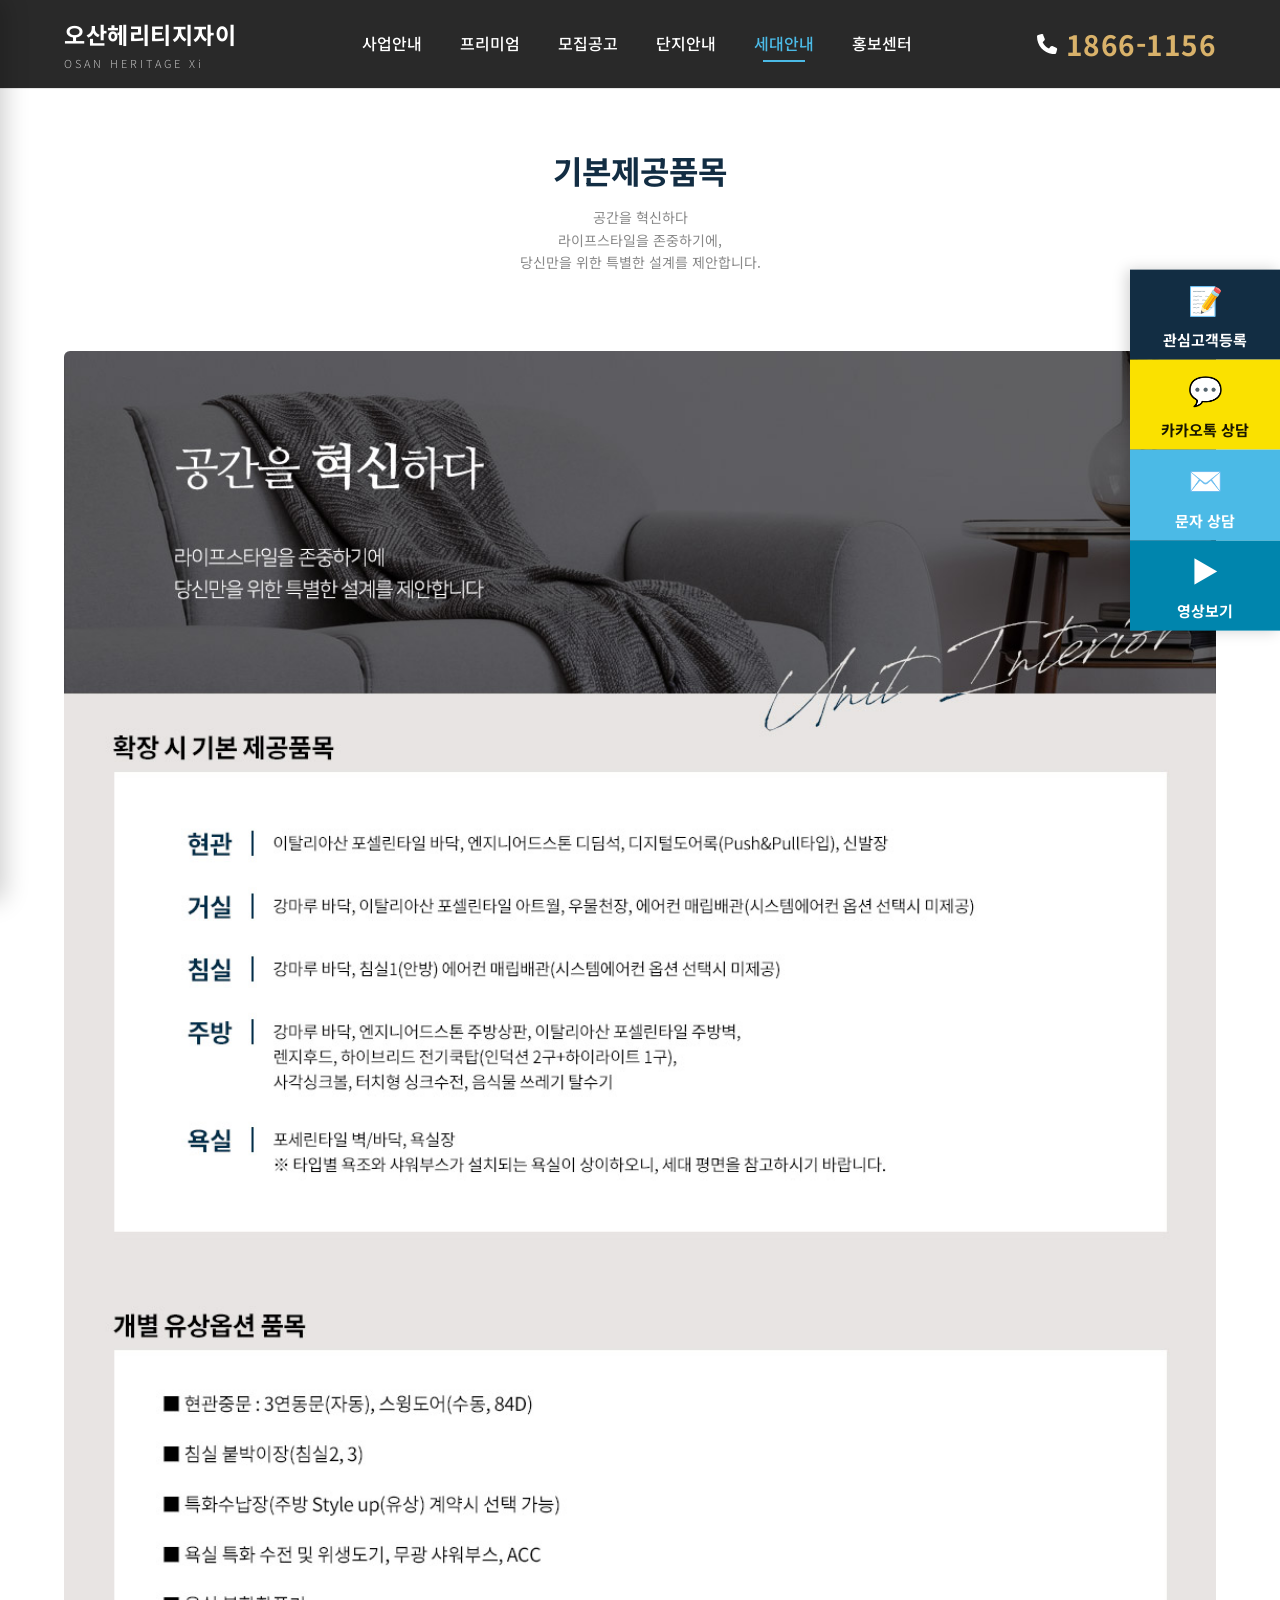
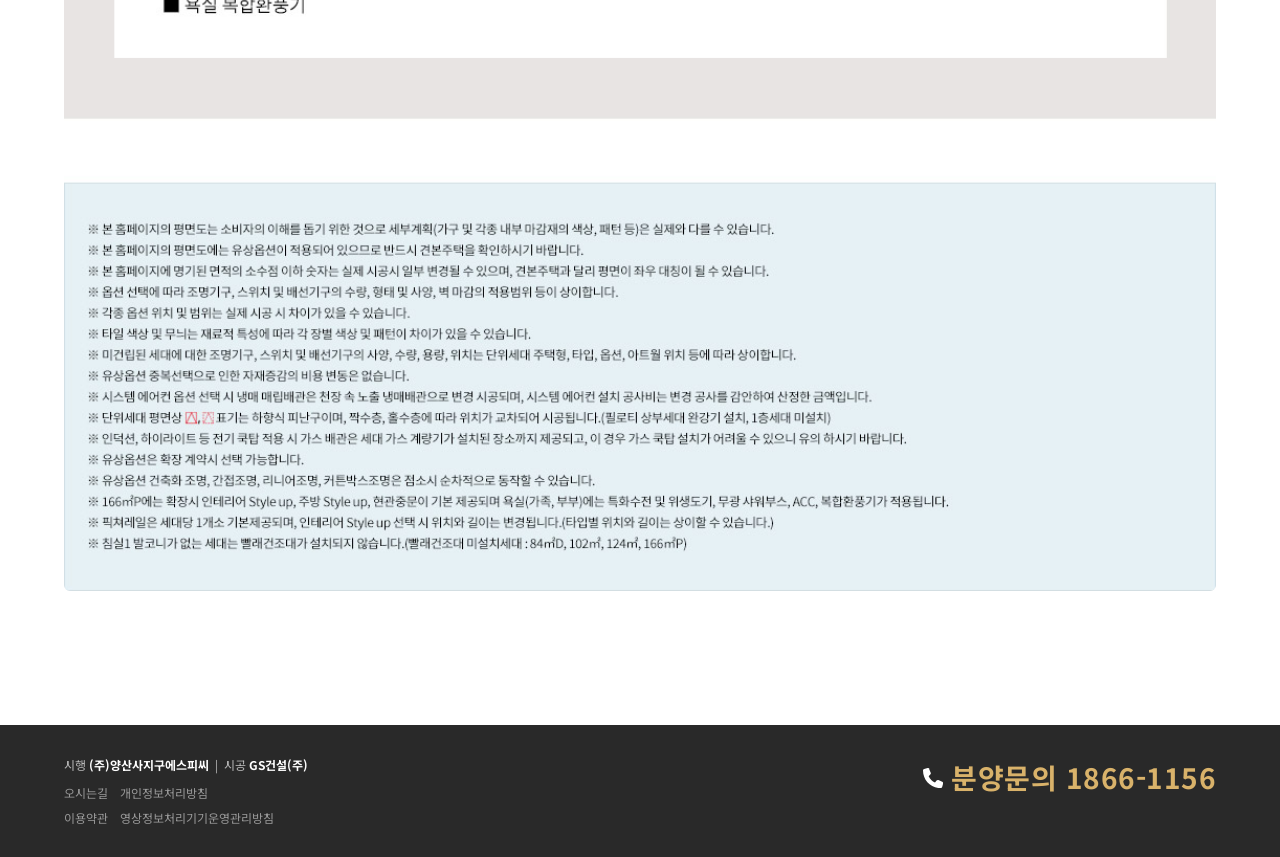
<file: unit.html>
<!DOCTYPE html>
<html lang="ko">
<head>
<meta charset="UTF-8">
<meta name="viewport" content="width=device-width, initial-scale=1.0">
<link rel="icon" type="image/png" sizes="32x32" href="/assets/favicon/favicon-32.png">
<link rel="icon" type="image/png" sizes="16x16" href="/assets/favicon/favicon-16.png">
<link rel="icon" type="image/png" sizes="192x192" href="/assets/favicon/favicon-192.png">
<link rel="icon" type="image/png" sizes="512x512" href="/assets/favicon/favicon-512.png">
<link rel="apple-touch-icon" sizes="180x180" href="/assets/favicon/apple-touch-icon.png">
<link rel="shortcut icon" href="/assets/favicon/favicon.ico">
<title>세대안내 - 오산헤리티지자이 | 평형정보·기본제공품목</title>
<meta name="description" content="오산헤리티지자이 세대 평형정보(75~166㎡), 기본제공품목, E-모델하우스 안내.">
<meta property="og:type" content="website">
<meta property="og:site_name" content="오산헤리티지자이">
<meta property="og:title" content="세대안내 - 오산헤리티지자이">
<meta property="og:description" content="오산헤리티지자이 평형정보, 기본제공품목, E-모델하우스 안내.">
<meta property="og:image" content="https://xn--oy2b91kr2dszac2c1et0n5sxjoafjv9z.com/assets/hero-mobile/main.jpg">
<meta property="og:url" content="https://xn--oy2b91kr2dszac2c1et0n5sxjoafjv9z.com/unit.html">
<meta property="og:locale" content="ko_KR">
<meta name="twitter:card" content="summary_large_image">
<link rel="canonical" href="https://xn--oy2b91kr2dszac2c1et0n5sxjoafjv9z.com/unit.html">
<link rel="stylesheet" href="css/style.css?v=20261008">
<style>
.full-img{width:100%;border-radius:6px;display:block;}
</style>
</head>
<body>

<header class="site-header">
  <div class="gnb-top">
    <div class="wrap">
      <a href="index.html" class="brand">오산헤리티지자이<small>OSAN HERITAGE Xi</small></a>
      <ul class="gnb-main">
        <li><a href="business.html">사업안내</a>
        <div class="gnb-dropdown">
          <a href="business.html#overview" data-panel="overview">사업개요</a>
          <a href="business.html#brand" data-panel="brand">브랜드소개</a>
          <a href="business.html#location" data-panel="location">입지환경</a>
          <a href="business.html#directions" data-panel="directions">오시는 길</a>
        </div>
        </li>
        <li><a href="premium.html">프리미엄</a>
        <div class="gnb-dropdown">
          <a href="premium.html#price" data-panel="price">가격 프리미엄</a>
          <a href="premium.html#new" data-panel="new">신축 프리미엄</a>
          <a href="premium.html#traffic" data-panel="traffic">교통 프리미엄</a>
          <a href="premium.html#life" data-panel="life">생활 프리미엄</a>
          <a href="penthouse.html">펜트하우스 프리미엄</a>
        </div>
        </li>
        <li><a href="sale.html">모집공고</a>
        <div class="gnb-dropdown">
          <a href="sale.html#notice1" data-panel="notice1">1단지 모집공고</a>
          <a href="sale.html#notice2" data-panel="notice2">2단지 모집공고</a>
          <a href="sale.html#notice3" data-panel="notice3">무순위 모집공고</a>
        </div>
        </li>
        <li><a href="complex.html">단지안내</a>
        <div class="gnb-dropdown">
          <a href="complex.html#design" data-panel="design">단지설계</a>
          <a href="complex.html#layout" data-panel="layout">단지 배치도</a>
          <a href="complex.html#donghosu" data-panel="donghosu">동·호수 배치도</a>
          <a href="complex.html#xian" data-panel="xian">CLUB XIAN</a>
          <a href="complex.html#cloud" data-panel="cloud">CLUB CLOUD</a>
          <a href="complex.html#system" data-panel="system">SYSTEM</a>
          <a href="complex.html#telecom" data-panel="telecom">이동통신설비 협의결과서</a>
        </div>
        </li>
        <li class="active"><a href="unit.html">세대안내</a>
        <div class="gnb-dropdown">
          <a href="unit.html#basic" data-panel="basic">기본제공품목</a>
          <a href="unit.html#pyeong" data-panel="pyeong">평형정보</a>
          <a href="unit.html#emodel" data-panel="emodel">E-모델하우스</a>
        </div>
        </li>
        <li><a href="promo.html">홍보센터</a>
        <div class="gnb-dropdown">
          <a href="promo.html#xitv" data-panel="xitv">자이TV</a>
          <a href="promo.html#promov" data-panel="promov">홍보영상</a>
        </div>
        </li>
      </ul>
      <div class="gnb-cta">
        <a href="tel:1866-1156" class="phone-badge"><span class="pb-row"><svg class="ic-phone" viewBox="0 0 512 512" aria-hidden="true"><path d="M164.9 24.6c-7.7-18.6-28-28.5-47.4-23.2l-88 24C12.1 30.2 0 46 0 64C0 311.4 200.6 512 448 512c18 0 33.8-12.1 38.6-29.5l24-88c5.3-19.4-4.6-39.7-23.2-47.4l-96-40c-16.3-6.8-35.2-2.1-46.3 11.6L304.7 368C234.3 334.7 177.3 277.7 144 207.3L184.6 167c13.7-11.1 18.4-30 11.6-46.3l-40-96z"/></svg>1866-1156</span><span class="pb-tap">눌러서 전화연결</span></a>
      </div>
    </div>
  </div>
</header>

<div class="content">

  <!-- 기본제공품목 -->
  <div class="subpanel" id="basic">
    <div class="page-title"><h2>기본제공품목</h2><p>공간을 혁신하다<br>라이프스타일을 존중하기에,<br>당신만을 위한 특별한 설계를 제안합니다.</p></div>
    <div class="wrap">
      <div class="block">
        <img class="full-img" src="assets/unit/basic.jpg" alt="기본제공품목">
      </div>
    </div>
  </div>

  <!-- 평형정보 -->
  <div class="subpanel" id="pyeong">
    <div class="page-title"><h2>평형정보</h2><p>8개 타입으로 만나는 오산헤리티지자이</p></div>
    <div class="wrap">
      <div class="block">
        <div class="type-tabs" data-panels="pyeong-tab">
          <button class="active" data-target="py-75">75㎡</button>
          <button data-target="py-84a">84㎡A</button>
          <button data-target="py-84b">84㎡B</button>
          <button data-target="py-84c">84㎡C</button>
          <button data-target="py-84d">84㎡D</button>
          <button data-target="py-102">102㎡</button>
          <button data-target="py-124">124㎡</button>
          <button data-target="py-166">166㎡P</button>
        </div>
        <div class="type-panel active" data-group="pyeong-tab" id="py-75"><img class="full-img" src="assets/unit/py-75.jpg" alt="75㎡ 평면도"></div>
        <div class="type-panel" data-group="pyeong-tab" id="py-84a"><img class="full-img" src="assets/unit/py-84a.jpg" alt="84㎡A 평면도"></div>
        <div class="type-panel" data-group="pyeong-tab" id="py-84b"><img class="full-img" src="assets/unit/py-84b.jpg" alt="84㎡B 평면도"></div>
        <div class="type-panel" data-group="pyeong-tab" id="py-84c"><img class="full-img" src="assets/unit/py-84c.jpg" alt="84㎡C 평면도"></div>
        <div class="type-panel" data-group="pyeong-tab" id="py-84d"><img class="full-img" src="assets/unit/py-84d.jpg" alt="84㎡D 평면도"></div>
        <div class="type-panel" data-group="pyeong-tab" id="py-102"><img class="full-img" src="assets/unit/py-102.jpg" alt="102㎡ 평면도"></div>
        <div class="type-panel" data-group="pyeong-tab" id="py-124"><img class="full-img" src="assets/unit/py-124.jpg" alt="124㎡ 평면도"></div>
        <div class="type-panel" data-group="pyeong-tab" id="py-166"><img class="full-img" src="assets/unit/py-166.jpg" alt="166㎡P 펜트하우스 평면도"></div>
      </div>
    </div>
  </div>

  <!-- E-모델하우스 -->
  <div class="subpanel" id="emodel">
    <div class="page-title"><h2>E-모델하우스</h2><p>온라인으로 만나는 오산헤리티지자이 모델하우스</p></div>
    <div class="wrap">
      <div class="block">
        <iframe src="https://www.xi.co.kr/Files/vr/OsanHeritage/84a.html" style="width:100%;height:760px;border:1px solid var(--line);border-radius:6px;" loading="lazy" allowfullscreen></iframe>
        <p class="note" style="margin-top:14px;">※ 정상적으로 표시되지 않을 경우 <a href="https://www.xi.co.kr/Files/vr/OsanHeritage/84a.html" target="_blank" style="color:var(--heritage);font-weight:700;">여기를 눌러 새 창에서 확인</a>해주세요.</p>
      </div>
    </div>
  </div>

</div>

<footer class="site-footer">
  <div class="wrap">
    <div>
      <span>시행 <b>(주)양산사지구에스피씨</b> &nbsp;|&nbsp; 시공 <b>GS건설(주)</b></span>
      <div class="links" style="margin-top:8px;">
        <div class="links-row"><a href="#">오시는길</a><a href="#">개인정보처리방침</a></div>
        <div class="links-row"><a href="#">이용약관</a><a href="#">영상정보처리기기운영관리방침</a></div>
      </div>
    </div>
    <div class="footer-call-row"><a href="tel:1866-1156" class="phone-badge"><span class="pb-row"><svg class="ic-phone" viewBox="0 0 512 512" aria-hidden="true"><path d="M164.9 24.6c-7.7-18.6-28-28.5-47.4-23.2l-88 24C12.1 30.2 0 46 0 64C0 311.4 200.6 512 448 512c18 0 33.8-12.1 38.6-29.5l24-88c5.3-19.4-4.6-39.7-23.2-47.4l-96-40c-16.3-6.8-35.2-2.1-46.3 11.6L304.7 368C234.3 334.7 177.3 277.7 144 207.3L184.6 167c13.7-11.1 18.4-30 11.6-46.3l-40-96z"/></svg>분양문의 1866-1156</span><span class="pb-tap">눌러서 전화연결</span></a></div>
  </div>
</footer>

<script src="js/main.js?v=20260827"></script>
<script type="text/javascript" src="//wcs.pstatic.net/wcslog.js"></script>
<script type="text/javascript">
if(!wcs_add) var wcs_add = {};
wcs_add["wa"] = "2552273d3cf18a0";
if(window.wcs) {
  wcs_do();
}
</script>
</body>
</html>
</file>
<file: css/style.css>
/* ==========================================================================
   오산헤리티지자이 — 공식 홈페이지 구조를 뼈대로 재구성한 사이트
   참고: https://www.xi.co.kr/osXI (실제 카테고리 구성/순서/색감/폰트 반영)
   ========================================================================== */

@import url('https://fonts.googleapis.com/css2?family=Noto+Sans+KR:wght@300;400;500;700;900&display=swap');

html{scroll-padding-top:88px;}
@media(max-width:900px){html{scroll-padding-top:60px;}}

:root{
  --navy:#122d43;        /* Xi DEEP Blue */
  --gray:#d8d4cd;         /* Xi Gray */
  --skyblue:#4bbae6;      /* Xi Sky Blue */
  --heritage:#0085ad;     /* Xi Heritage Blue */
  --dark:#292929;         /* header / gnb 배경 */
  --gold:#d9b26a;         /* 분양문의 전화번호 강조 */
  --ink:#333333;
  --line:#e5e5e5;
  --bg-soft:#f7f7f5;
  --maxw:1200px;
  --font:'Noto Sans KR', -apple-system, sans-serif;
}

*{box-sizing:border-box;}
html{scroll-behavior:smooth;}
body{
  margin:0;
  font-family:var(--font);
  color:var(--ink);
  background:#fff;
  line-height:1.6;
  font-weight:400;
}
img{max-width:100%;display:block;}
a{color:inherit;text-decoration:none;}
ul{margin:0;padding:0;list-style:none;}
h1,h2,h3,h4,p{margin:0;}
.wrap{max-width:var(--maxw);margin:0 auto;padding:0 24px;}

/* ---------- Header ---------- */
.site-header{position:sticky;top:0;z-index:200;background:#fff;border-bottom:1px solid var(--line);}
.gnb-top{background:var(--dark);color:#fff;}
.gnb-top .wrap{display:flex;align-items:center;height:88px;gap:40px;}
.brand{font-size:23px;font-weight:700;letter-spacing:.5px;white-space:nowrap;}
.brand small{display:block;font-size:11px;font-weight:300;letter-spacing:3px;opacity:.7;margin-top:2px;}
.gnb-main{display:flex;gap:38px;flex:1;height:100%;justify-content:center;}
.gnb-main > li{position:relative;height:100%;}
.gnb-main > li > a{font-size:16px;font-weight:500;height:100%;display:flex;align-items:center;position:relative;}
.gnb-main > li > a:hover,.gnb-main > li.active > a{color:var(--skyblue);}
.gnb-main > li.active > a::after,.gnb-main > li:hover > a::after{content:'';position:absolute;left:15%;right:15%;bottom:26px;height:2px;background:var(--skyblue);}
.gnb-cta{display:flex;align-items:center;gap:24px;font-size:13px;white-space:nowrap;}
.phone-badge{display:inline-flex;flex-direction:column;align-items:flex-end;color:var(--gold);font-weight:700;letter-spacing:.5px;}
.phone-badge .pb-row{display:flex;align-items:center;gap:8px;font-size:28px;}
.phone-badge .ic-phone{width:0.72em;height:0.72em;fill:#fff;flex-shrink:0;}
.phone-badge .pb-tap{display:none;}
.phone-badge .pb-badge{display:none;}
.gnb-cta .reg{border:1px solid rgba(255,255,255,.4);padding:9px 16px;border-radius:2px;font-size:13px;}

/* 드롭다운 서브카테고리 (호버 시 해당 카테고리 바로 밑, 중앙정렬로 펼쳐짐) */
.gnb-dropdown{
  display:none;
  position:absolute;
  top:100%;
  left:50%;
  transform:translateX(-50%);
  min-width:190px;
  background:#fff;
  border:1px solid var(--line);
  border-top:2px solid var(--heritage);
  box-shadow:0 12px 28px rgba(0,0,0,.12);
  padding:8px 0;
  z-index:300;
}
.gnb-main > li:hover .gnb-dropdown{display:block;}
.gnb-dropdown a{display:block;padding:11px 22px;font-size:13.5px;color:#666;text-align:center;white-space:nowrap;}
.gnb-dropdown a:hover{background:var(--heritage);color:#fff;}

/* ---------- Hero (홈) ---------- */
.hero{position:relative;height:calc(100vh - 88px);min-height:600px;max-height:820px;overflow:hidden;background:var(--navy);}
.hero-slide{position:absolute;inset:0;background-size:cover;background-position:center;opacity:0;transition:opacity 1.2s ease;}
.hero-slide.active{opacity:1;}

/* 우측 퀵메뉴 배너 - 모든 페이지에 떠 있는 고정형 패널 (js에서 주입) */
.hero-banner{position:fixed;right:0;top:50%;transform:translateY(-50%);z-index:210;width:150px;display:flex;flex-direction:column;box-shadow:-3px 0 14px rgba(0,0,0,.18);}
.hero-banner a{display:flex;flex-direction:column;align-items:center;justify-content:center;text-align:center;font-size:15px;font-weight:700;line-height:1.4;padding:10px;min-height:84px;transition:opacity .2s;}
.hero-banner a:hover{opacity:.88;}
.hero-banner a .ic{display:block;font-size:28px;margin-bottom:10px;}
.hero-banner .interest{background:var(--navy);color:#fff;}
.hero-banner .kakao{background:#fae100;color:#181600;}
.hero-banner .sms{background:var(--skyblue);color:#fff;}
.hero-banner .video{background:var(--heritage);color:#fff;}

/* 하단 점 네비게이션 */
.hero-dots{position:absolute;left:0;right:150px;bottom:32px;z-index:20;text-align:center;}
.hero-dots button{display:inline-block;width:10px;height:10px;border-radius:50%;background:rgba(255,255,255,.5);margin:0 5px;border:none;padding:0;cursor:pointer;transition:background .2s;}
.hero-dots button.active{background:#fff;}

@media(max-width:900px){
  .hero-banner{display:none;}
  .hero-dots{left:0;right:0;}
}

/* ---------- Page title ---------- */
.page-title{padding:56px 0 34px;text-align:center;}
.page-title h2{font-size:32px;font-weight:700;color:var(--navy);}
.page-title p{margin-top:10px;color:#888;font-size:14px;}
.section-title{font-size:22px;font-weight:700;color:var(--navy);margin:0 0 18px;padding-left:14px;border-left:4px solid var(--heritage);}

.content{padding-bottom:90px;}
.subpanel{display:none;}
.subpanel.active{display:block;}
.block{padding:44px 0;}
.block + .block{border-top:1px solid var(--line);}

/* ---------- Cards / grid ---------- */
.grid3{display:grid;grid-template-columns:repeat(3,1fr);gap:24px;}
.grid2{display:grid;grid-template-columns:repeat(2,1fr);gap:24px;}
.card{border:1px solid var(--line);border-radius:4px;overflow:hidden;background:#fff;}
.card .img{aspect-ratio:16/10;background:linear-gradient(135deg,var(--navy),var(--heritage));display:flex;align-items:center;justify-content:center;color:rgba(255,255,255,.5);font-size:12px;overflow:hidden;}
.card .img img{width:100%;height:100%;object-fit:cover;}
.card .body{padding:22px;}
.card .icon{width:44px;height:44px;border-radius:50%;background:var(--navy);color:#fff;display:flex;align-items:center;justify-content:center;margin:-44px auto 14px;position:relative;font-size:18px;border:4px solid #fff;}
.card h4{font-size:17px;font-weight:700;color:var(--navy);text-align:center;margin-bottom:8px;}
.card p{font-size:13px;color:#777;text-align:center;}

/* premium detail (assets 이미지 갤러리) */
.premium-tabs{display:flex;gap:10px;margin-bottom:28px;justify-content:center;}
.premium-tabs button{padding:10px 26px;border:1px solid var(--line);background:#fff;border-radius:20px;font-family:var(--font);font-size:14px;cursor:pointer;color:#666;}
.premium-tabs button.active{background:var(--navy);color:#fff;border-color:var(--navy);}
.premium-gallery{display:none;flex-direction:column;gap:28px;}
.premium-gallery.active{display:flex;}
.premium-gallery figure{margin:0;border:1px solid var(--line);border-radius:6px;overflow:hidden;background:#fff;box-shadow:0 2px 10px rgba(0,0,0,.04);}
.premium-gallery img{width:100%;}
.premium-gallery figcaption{padding:14px 20px;font-size:13px;color:#888;background:var(--bg-soft);border-top:1px solid var(--line);}

/* table */
table{width:100%;border-collapse:collapse;font-size:14px;}
table th,table td{border:1px solid var(--line);padding:12px 14px;text-align:left;}
table th{background:var(--bg-soft);color:var(--navy);font-weight:700;width:160px;}

/* 사업개요 표 - 구분(좌측) 칸을 줄이고 내용(우측) 칸을 넓게 */
.biz-table th{width:100px;}

/* type tabs (평형정보 등) */
.type-tabs{display:flex;flex-wrap:wrap;gap:8px;margin-bottom:24px;}
.type-tabs button{padding:9px 18px;border:1px solid var(--line);background:#fff;font-family:var(--font);font-size:13px;cursor:pointer;color:#666;border-radius:2px;}
.type-tabs button.active{background:var(--heritage);border-color:var(--heritage);color:#fff;}
.type-panel{display:none;}
.type-panel.active{display:block;}

/* news list */
.news-list{border-top:2px solid var(--navy);}
.news-list li{display:flex;gap:18px;padding:16px 6px;border-bottom:1px solid var(--line);font-size:14px;align-items:baseline;}
.news-list li .no{color:#aaa;width:28px;flex:none;}
.news-list li .tt{flex:1;color:var(--ink);}
.news-list li .press{width:90px;flex:none;color:#888;font-size:13px;}
.news-list li .date{width:90px;flex:none;color:#aaa;font-size:13px;text-align:right;}
.news-list li:hover .tt{color:var(--heritage);}

/* calendar */
.cal{display:grid;grid-template-columns:repeat(7,1fr);gap:6px;}
.cal .dow{text-align:center;font-weight:700;font-size:13px;color:#888;padding-bottom:8px;}
.cal .day{border:1px solid var(--line);min-height:78px;padding:8px;font-size:12px;border-radius:4px;color:#aaa;}
.cal .day.on{color:var(--ink);}
.cal .day .tag{margin-top:6px;font-size:11px;font-weight:700;color:#fff;padding:4px 6px;border-radius:2px;display:inline-block;}

/* steps */
.steps{display:flex;flex-direction:column;gap:16px;}
.steps li{display:flex;gap:18px;align-items:flex-start;background:var(--bg-soft);border-radius:6px;padding:18px 20px;}
.steps b.num{width:36px;height:36px;border-radius:50%;background:var(--navy);color:#fff;display:flex;align-items:center;justify-content:center;flex:none;font-size:14px;}
.steps .tx b{display:block;color:var(--navy);margin-bottom:2px;font-size:15px;}
.steps .tx span{font-size:13px;color:#777;}

/* notice text */
.note{font-size:12px;color:#999;line-height:1.8;background:var(--bg-soft);padding:16px 18px;border-radius:4px;}

/* footer */
.site-footer{background:var(--dark);color:#bbb;font-size:12px;padding:30px 0;}
.site-footer .wrap{display:flex;justify-content:space-between;flex-wrap:wrap;gap:14px;}
.site-footer b{color:#fff;}
.site-footer .links a{margin-right:12px;color:#999;}

/* badge for new/candidate category */
.badge-new{display:inline-block;background:var(--gold);color:var(--navy);font-size:11px;font-weight:700;padding:3px 8px;border-radius:10px;margin-left:8px;vertical-align:middle;}

/* 오시는 길 */
.directions-grid{display:flex;gap:44px;flex-wrap:wrap;align-items:stretch;}
.directions-map{flex:1 1 420px;max-width:480px;}
.directions-map img{width:100%;border-radius:6px;display:block;}
.directions-info{flex:1 1 420px;min-width:300px;border-top:3px solid var(--heritage);padding-top:26px;}
.directions-info h3{font-size:24px;font-weight:700;color:var(--navy);margin-bottom:22px;}
.d-section{margin-bottom:24px;}
.d-section h4{font-size:16px;font-weight:700;color:var(--heritage);margin-bottom:8px;}
.d-section p{font-size:14px;color:#555;line-height:1.7;}
.d-section .note-inline{color:#999;font-size:12px;}
.d-list{margin-top:6px;border-top:1px solid var(--line);}
.d-row{display:flex;align-items:center;justify-content:space-between;padding:20px 2px;border-bottom:1px solid var(--line);}
.d-row span{font-weight:700;color:var(--navy);font-size:15px;}
.map-btn{background:var(--navy);color:#fff;font-size:13px;font-weight:700;padding:10px 18px;border-radius:4px;display:inline-flex;align-items:center;gap:6px;white-space:nowrap;}
.map-btn:hover{background:var(--heritage);}

/* 관심고객등록 폼 (interest.html 및 index.html 임베드에서 공용으로 사용) */
.form-box{max-width:560px;margin:0 auto;background:#fff;border:1px solid var(--line);border-radius:8px;padding:40px;}
.form-row{margin-bottom:22px;}
.form-row label{display:block;font-size:14px;font-weight:700;color:var(--navy);margin-bottom:8px;}
.form-row input[type=text],
.form-row input[type=tel],
.form-row select{
  width:100%;padding:12px 14px;border:1px solid var(--line);border-radius:4px;
  font-family:var(--font);font-size:14px;color:var(--ink);background:#fff;
}
.form-row input:focus,.form-row select:focus{outline:none;border-color:var(--heritage);}
.agree-box{background:var(--bg-soft);border-radius:6px;padding:16px 18px;font-size:12px;color:#888;max-height:120px;overflow-y:auto;line-height:1.7;margin-bottom:12px;}
.agree-check{display:flex;align-items:flex-start;gap:8px;font-size:13px;color:var(--ink);}
.agree-check input{margin-top:2px;flex:none;}
.agree-required{display:block;margin-top:2px;}
.submit-btn{width:100%;padding:16px;background:var(--navy);color:#fff;border:none;border-radius:4px;font-family:var(--font);font-size:16px;font-weight:700;cursor:pointer;margin-top:10px;}
.submit-btn:hover{background:var(--heritage);}
.done-box{display:none;text-align:center;padding:60px 20px;}
.done-box .mark{width:64px;height:64px;border-radius:50%;background:var(--heritage);color:#fff;display:flex;align-items:center;justify-content:center;font-size:30px;margin:0 auto 18px;}

/* 랜딩페이지 - 관심고객등록 타이틀 바로 아래, 등록폼 위에 노출되는 강조 프로모션 박스
   (히어로가 짧아진 만큼 생긴 빈 공간을 채우고, 등록을 유도하는 눈에 띄는 카드 형태) */
.quick-interest .page-title{padding-bottom:14px;}
.promo-box{max-width:560px;margin:0 auto 32px;background:linear-gradient(135deg,var(--navy),var(--heritage));border-radius:10px;padding:22px 24px;text-align:center;box-shadow:0 8px 20px rgba(0,45,67,.18);}
.promo-box p{color:#fff;font-weight:700;font-size:18px;letter-spacing:-.2px;}
.promo-box p:first-child{font-size:15px;font-weight:500;color:rgba(255,255,255,.85);margin-bottom:8px;}
.promo-badge{display:inline-flex;align-items:center;gap:8px;margin-bottom:10px;padding:7px 22px 7px 16px;border-radius:999px;background:linear-gradient(180deg,#e74c3c 0%,#b8281b 100%);border:2px solid #ffd98a;color:#fff;font-size:21px;font-weight:900;letter-spacing:-.3px;text-shadow:0 1px 2px rgba(0,0,0,.35);box-shadow:0 0 0 4px rgba(255,217,138,.25),0 4px 12px rgba(0,0,0,.35);}
.promo-badge svg{flex:none;filter:drop-shadow(0 1px 1px rgba(0,0,0,.3));}
@media(max-width:420px){.promo-box p{font-size:16px;}.promo-box p:first-child{font-size:14px;}.promo-badge{font-size:19px;padding:6px 18px 6px 13px;}}
.quick-interest{padding:8px 0 44px;}

/* 랜딩페이지 - 모바일 히어로 슬라이더 바로 아래, 세대수를 강조하는 띠 배너 (PC에서는 숨김) */
.household-box{display:none;background:var(--bg-soft);border-top:3px solid var(--heritage);border-bottom:1px solid var(--line);padding:12px 0;text-align:center;}
.household-box .hb-main{font-size:17px;font-weight:700;color:var(--navy);}
.household-box .hb-sub{margin-top:6px;font-size:13px;color:#777;}

/* 분양안내 - 공급안내 이미지가 세로로 매우 긴 문서형이라, 다른 카테고리 이미지처럼
   보통 크기의 카드 형태로 보이도록 폭을 제한하고 가운데 정렬한다. */
.doc-img-wrap{max-width:640px;margin:0 auto;}
.doc-img-wrap .full-img{width:100%;}

/* 모바일 전용 히어로 슬라이더 (카드형 이미지 - PC 배경 커버형과 별도로 동작)
   - 사진 5장의 원본 세로 비율이 조금씩 달라 전환 시 높이가 들쭉날쭉했던 문제를,
     가장 짧은 사진(1179x1097) 비율로 통일하고 object-fit:cover(top 기준)로 맞춰 해결.
   - 슬라이딩은 절대배치 + transform으로 오른쪽에서 들어와 왼쪽으로 빠지는 방식. */
.hero-mobile{display:none;background:#fff;position:relative;overflow:hidden;aspect-ratio:1179/1097;}
.hero-slide-m{position:absolute;inset:0;transform:translateX(100%);transition:transform .6s ease;}
.hero-slide-m.active{transform:translateX(0);}
.hero-slide-m.leaving{transform:translateX(-100%);}
.hero-slide-m img{width:100%;height:100%;object-fit:cover;object-position:top center;display:block;}

@media(max-width:900px){
  .gnb-main{display:none;}
  .quicknav{grid-template-columns:repeat(3,1fr);}
  .grid3{grid-template-columns:1fr;}
  .grid2{grid-template-columns:1fr;}
  .hero{display:none;}
  .hero-mobile{display:block;}
  .household-box{display:block;}
}

/* ==========================================================================
   모바일 내비게이션 (햄버거 메뉴 + 슬라이드 드로어, 하단 고정 액션바)
   js에서 body에 직접 주입하므로 전 페이지 공통으로 동일하게 동작한다.
   ========================================================================== */
.hamburger-btn{display:none;background:none;border:none;width:26px;height:20px;position:relative;cursor:pointer;padding:0;flex:none;}
.hamburger-btn span{position:absolute;left:0;right:0;height:2px;background:#fff;border-radius:2px;transition:transform .25s,opacity .25s;}
.hamburger-btn span:nth-child(1){top:0;}
.hamburger-btn span:nth-child(2){top:9px;}
.hamburger-btn span:nth-child(3){top:18px;}
.hamburger-btn.open span:nth-child(1){transform:translateY(9px) rotate(45deg);}
.hamburger-btn.open span:nth-child(2){opacity:0;}
.hamburger-btn.open span:nth-child(3){transform:translateY(-9px) rotate(-45deg);}

.mobile-drawer-overlay{position:fixed;inset:0;background:rgba(0,0,0,.5);z-index:400;opacity:0;pointer-events:none;transition:opacity .25s;}
.mobile-drawer-overlay.open{opacity:1;pointer-events:auto;}
.mobile-drawer{position:fixed;top:0;left:0;bottom:0;width:80%;max-width:320px;background:#fff;z-index:401;transform:translateX(-100%);transition:transform .3s ease;overflow-y:auto;-webkit-overflow-scrolling:touch;box-shadow:4px 0 24px rgba(0,0,0,.2);}
.mobile-drawer.open{transform:translateX(0);}
.mobile-drawer .md-head{background:var(--dark);color:#fff;padding:22px 20px;display:flex;align-items:center;justify-content:space-between;position:sticky;top:0;}
.mobile-drawer .md-head b{font-size:17px;}
.mobile-drawer .md-close{background:none;border:none;color:#fff;font-size:26px;cursor:pointer;line-height:1;padding:0;}
.mobile-drawer .md-list{padding-bottom:8px;}
.mobile-drawer .md-cat{border-bottom:1px solid var(--line);}
.mobile-drawer .md-cat-row{display:flex;align-items:stretch;cursor:pointer;}
.mobile-drawer .md-cat-row a{flex:1;padding:15px 8px 15px 20px;font-size:15px;font-weight:700;color:var(--navy);}
.mobile-drawer .md-arrow{background:none;border:none;padding:15px 20px;font-size:13px;color:#999;flex:none;cursor:pointer;transition:transform .2s;}
.mobile-drawer .md-cat.open .md-arrow{transform:rotate(180deg);color:var(--heritage);}
.mobile-drawer .md-sub{max-height:0;overflow:hidden;background:var(--bg-soft);transition:max-height .25s ease;}
.mobile-drawer .md-cat.open .md-sub{max-height:600px;}
.mobile-drawer .md-sub a{display:block;padding:12px 20px 12px 34px;font-size:13.5px;color:#666;border-top:1px solid var(--line);}
.mobile-drawer .md-sub a:active{background:#eee;}
.mobile-drawer .md-cta{padding:18px 20px;}
.mobile-drawer .md-cta a{display:flex;align-items:center;justify-content:center;gap:8px;background:var(--gold);color:var(--navy);font-weight:700;padding:14px;border-radius:4px;font-size:15px;}
body.no-scroll{overflow:hidden;}

/* 하단 고정 모바일 액션바 (관심고객등록 / 카카오톡 상담 / 문자 상담하기) */
.mobile-action-bar{display:none;}
.mobile-action-bar .mab-item{flex:1;display:flex;flex-direction:column;align-items:center;justify-content:center;gap:2px;padding:9px 4px 10px;font-size:11.5px;font-weight:700;text-align:center;line-height:1.25;}
.mobile-action-bar .ic{font-size:19px;}
.mobile-action-bar .mab-interest{background:var(--navy);color:#fff;}
.mobile-action-bar .mab-kakao{background:#fae100;color:#181600;}
.mobile-action-bar .mab-sms{background:var(--skyblue);color:#fff;}

@media(max-width:900px){
  .hamburger-btn{display:block;}
  .gnb-top .wrap{height:60px;gap:12px;}
  .brand{font-size:16px;}
  .brand small{display:none;}

  /* 대표번호 - 모바일에서는 청록색 사각버튼, 헤더 우측 끝에 위아래 꽉 채워 배치 */
  .gnb-cta{margin-left:auto;margin-right:-24px;}
  .phone-badge{background:var(--heritage);color:#fff;padding:4px 18px;border-radius:0;flex-direction:column;align-items:center;justify-content:center;gap:0;height:60px;}
  .phone-badge .pb-row{font-size:16px;gap:6px;}
  .phone-badge .ic-phone{width:14px;height:14px;fill:#fff;}
  .phone-badge .pb-tap{display:block;font-size:12px;font-weight:700;opacity:.95;margin-top:2px;}

  .hero-dots{bottom:76px;}

  .mobile-action-bar{display:flex;position:fixed;left:0;right:0;bottom:0;z-index:220;box-shadow:0 -3px 14px rgba(0,0,0,.15);height:64px;}
  .mobile-action-bar .mab-item{padding:6px 4px;}

  body{padding-bottom:64px;}

  /* 푸터 - 대표번호를 하단 액션바 바로 위에 빈틈없이 붙는 가로 버튼으로, 링크는 2줄로 */
  .site-footer{padding-bottom:0;}
  .site-footer .wrap{flex-direction:column;align-items:stretch;}
  .site-footer .footer-call-row{margin:18px -24px 0;}
  .site-footer .phone-badge{width:100%;flex-direction:column;justify-content:center;align-items:center;gap:4px;min-height:64px;padding:12px 16px;border-radius:0;border:none;background:var(--heritage);}
  .site-footer .phone-badge .pb-row{font-size:18px;line-height:1.2;}
  .site-footer .phone-badge .pb-tap{display:block;font-size:12.5px;line-height:1.2;margin:0;opacity:.95;}
}

/* 이미지 라이트박스 (카테고리 내 이미지 클릭 시 원본 크기로 확대) */
.lightbox-overlay{position:fixed;inset:0;background:rgba(0,0,0,.9);z-index:500;display:none;align-items:center;justify-content:center;padding:30px;}
.lightbox-overlay.open{display:flex;}
.lightbox-overlay .lightbox-img{max-width:100%;max-height:100%;object-fit:contain;box-shadow:0 10px 40px rgba(0,0,0,.5);border-radius:2px;}
.lightbox-overlay .lightbox-close{position:absolute;top:18px;right:22px;background:none;border:none;color:#fff;font-size:34px;cursor:pointer;line-height:1;z-index:501;}
.content img{cursor:zoom-in;}

/* 하단 푸터 링크 2줄 배치 (화면 폭과 무관하게 항상 2줄) */
.site-footer .links-row{display:block;}
.site-footer .links-row + .links-row{margin-top:6px;}
</file>
<file: css/penthouse.css>
/* ==========================================================================
   펜트하우스 프리미엄 상세 페이지 전용 스타일 (penthouse.html 에서만 로드)
   기존 사이트 토큰(--navy, --gold 등)을 그대로 쓰고, 고급스러운 네이비+골드 톤으로 확장
   ========================================================================== */
.ph{--ph-deep:#0b1e2e;--ph-navy:#122d43;--ph-gold:#d9b26a;--ph-gold-d:#b98f45;--ph-cream:#f7f1e6;--ph-red:#c0392b;--ph-brown:#5c2415;color:var(--ink);}
.ph .wrap{max-width:1100px;}
.ph section{position:relative;}
.ph-tabs-row{display:flex;gap:10px;justify-content:center;flex-wrap:wrap;padding:26px 24px 0;}
.ph-tabs-row a{padding:10px 22px;border:1px solid var(--line);border-radius:20px;font-size:14px;color:#666;background:#fff;}
.ph-tabs-row a:hover{border-color:var(--navy);color:var(--navy);}
.ph-tabs-row a.on{background:linear-gradient(135deg,#e4c180,#c9a05a);border-color:#c9a05a;color:#3a2a0e;font-weight:700;}

/* ---------- Hero ---------- */
.ph-hero{margin-top:26px;background:radial-gradient(1200px 500px at 85% 0%,rgba(217,178,106,.22),transparent 60%),linear-gradient(160deg,#0b1e2e 0%,#122d43 55%,#1a3b57 100%);color:#fff;overflow:hidden;}
.ph-hero::after{content:"";position:absolute;right:-120px;bottom:-160px;width:520px;height:520px;border-radius:50%;border:1px solid rgba(217,178,106,.25);box-shadow:0 0 0 60px rgba(217,178,106,.05),0 0 0 120px rgba(217,178,106,.03);pointer-events:none;}
.ph-hero-in{position:relative;z-index:1;padding:78px 24px 70px;}
.ph-eyebrow{display:inline-block;font-size:12.5px;letter-spacing:3px;color:var(--ph-gold);font-weight:700;border:1px solid rgba(217,178,106,.5);padding:7px 16px;border-radius:999px;}
.ph-hero h1{margin-top:22px;font-size:50px;line-height:1.22;font-weight:900;letter-spacing:-1.5px;}
.ph-hero h1 em{font-style:normal;background:linear-gradient(90deg,#f1d79a,#d9b26a 60%,#f1d79a);-webkit-background-clip:text;background-clip:text;color:transparent;}
.ph-hero .ph-lead{margin-top:20px;font-size:18px;line-height:1.75;color:rgba(255,255,255,.82);max-width:640px;}
.ph-stats{display:grid;grid-template-columns:repeat(4,1fr);gap:14px;margin-top:40px;max-width:860px;}
.ph-stat{background:rgba(255,255,255,.07);border:1px solid rgba(217,178,106,.28);border-radius:12px;padding:18px 16px;backdrop-filter:blur(2px);}
.ph-stat small{display:block;font-size:12px;color:rgba(255,255,255,.6);letter-spacing:.3px;}
.ph-stat b{display:block;margin-top:6px;font-size:23px;font-weight:900;color:#fff;letter-spacing:-.5px;line-height:1.2;}
.ph-stat b span{font-size:13px;font-weight:500;color:var(--ph-gold);margin-left:3px;}
.ph-hero-cta{display:flex;gap:12px;margin-top:36px;flex-wrap:wrap;}
.ph-btn{display:inline-flex;align-items:center;justify-content:center;gap:8px;padding:15px 30px;border-radius:999px;font-weight:700;font-size:16px;transition:transform .15s,box-shadow .15s;}
.ph-btn:hover{transform:translateY(-2px);}
.ph-btn.gold{background:linear-gradient(180deg,#f0d392,#d9b26a);color:#3a2a0e;box-shadow:0 8px 22px rgba(217,178,106,.35);}
.ph-btn.line{border:1.5px solid rgba(255,255,255,.55);color:#fff;}
.ph-btn.navy{background:var(--navy);color:#fff;}

/* ---------- 공통 섹션 헤더 ---------- */
.ph-sec{padding:84px 0;}
.ph-sec.alt{background:var(--ph-cream);}
.ph-sec.dark{background:linear-gradient(160deg,#0b1e2e,#122d43);color:#fff;}
.ph-head{text-align:center;margin-bottom:46px;}
.ph-kicker{display:inline-block;font-size:12.5px;font-weight:700;letter-spacing:3px;color:var(--ph-gold-d);}
.ph-sec.dark .ph-kicker{color:var(--ph-gold);}
.ph-head h2{margin-top:10px;font-size:34px;line-height:1.3;font-weight:900;color:var(--navy);letter-spacing:-1px;}
.ph-sec.dark .ph-head h2{color:#fff;}
.ph-head h2 em{font-style:normal;color:var(--ph-red);}
.ph-sec.dark .ph-head h2 em{color:var(--ph-gold);}
.ph-head p{margin-top:12px;font-size:16px;color:#777;line-height:1.7;}
.ph-sec.dark .ph-head p{color:rgba(255,255,255,.7);}

/* ---------- 강점 5 ---------- */
.ph-points{display:grid;grid-template-columns:repeat(6,1fr);gap:20px;}
.ph-point{grid-column:span 2;background:#fff;border:1px solid var(--line);border-radius:16px;padding:30px 26px 28px;box-shadow:0 6px 20px rgba(18,45,67,.06);position:relative;overflow:hidden;transition:transform .2s,box-shadow .2s;display:block;}
.ph-point:hover{transform:translateY(-4px);box-shadow:0 14px 30px rgba(18,45,67,.12);}
.ph-point .no{position:absolute;right:18px;top:8px;font-size:60px;font-weight:900;color:rgba(18,45,67,.06);letter-spacing:-2px;line-height:1;}
.ph-point .ic{width:54px;height:54px;border-radius:14px;background:linear-gradient(135deg,var(--ph-navy),#1d4666);display:flex;align-items:center;justify-content:center;margin-bottom:18px;}
.ph-point .ic svg{width:28px;height:28px;stroke:var(--ph-gold);fill:none;stroke-width:1.7;stroke-linecap:round;stroke-linejoin:round;}
.ph-point h3{font-size:19px;font-weight:900;color:var(--navy);letter-spacing:-.5px;line-height:1.35;}
.ph-point h3 em{font-style:normal;color:var(--ph-red);}
.ph-point p{margin-top:10px;font-size:14px;line-height:1.7;color:#666;}
.ph-point .more{display:inline-block;margin-top:14px;font-size:13px;font-weight:700;color:var(--heritage);}

/* ---------- 가격 ---------- */
.ph-price-grid{display:grid;grid-template-columns:repeat(3,1fr);gap:18px;}
.ph-pbox{background:#fff;border:1px solid var(--line);border-radius:16px;padding:28px 22px;text-align:center;box-shadow:0 6px 20px rgba(18,45,67,.05);}
.ph-pbox small{display:block;font-size:13px;color:#888;}
.ph-pbox b{display:block;margin-top:8px;font-size:34px;font-weight:900;color:var(--navy);letter-spacing:-1px;line-height:1.15;}
.ph-pbox b span{font-size:16px;font-weight:700;margin-left:2px;}
.ph-pbox.hl{background:linear-gradient(160deg,var(--ph-navy),#1d4666);border-color:transparent;}
.ph-pbox.hl small{color:rgba(255,255,255,.7);}
.ph-pbox.hl b{color:var(--ph-gold);}
.ph-pbox em{display:block;margin-top:8px;font-style:normal;font-size:12.5px;color:#999;}
.ph-pbox.hl em{color:rgba(255,255,255,.6);}
.ph-compare{margin-top:34px;background:#fff;border:1px solid var(--line);border-radius:16px;padding:32px 34px;box-shadow:0 6px 20px rgba(18,45,67,.05);}
.ph-compare h3{font-size:18px;font-weight:900;color:var(--navy);margin-bottom:22px;}
.ph-bar-row{display:grid;grid-template-columns:200px 1fr;gap:16px;align-items:center;margin-bottom:16px;}
.ph-bar-row:last-of-type{margin-bottom:0;}
.ph-bar-row .lb{font-size:14px;color:#555;font-weight:500;line-height:1.4;}
.ph-bar{height:44px;border-radius:8px;background:#eef0f2;position:relative;overflow:hidden;}
.ph-bar i{position:absolute;left:0;top:0;bottom:0;border-radius:8px;display:flex;align-items:center;justify-content:flex-end;padding-right:14px;font-style:normal;font-weight:900;font-size:16px;color:#fff;letter-spacing:-.3px;}
.ph-bar.avg i{background:linear-gradient(90deg,#9aa6b2,#7b8896);}
.ph-bar.osan i{background:linear-gradient(90deg,#d9b26a,#b98f45);color:#3a2a0e;}
.ph-diff{margin-top:20px;text-align:center;font-size:16px;font-weight:700;color:var(--navy);}
.ph-diff b{color:var(--ph-red);font-size:22px;}

/* ---------- 벤츠 ---------- */
.ph-two{display:grid;grid-template-columns:1.1fr 1fr;gap:44px;align-items:center;}
.ph-car{background:#fff;border-radius:18px;overflow:hidden;box-shadow:0 14px 36px rgba(0,0,0,.28);position:relative;}
.ph-car img{width:100%;aspect-ratio:967/372;object-fit:cover;object-position:top;cursor:default;}
.ph-car .tag{position:absolute;left:16px;top:16px;background:var(--ph-red);color:#fff;font-weight:900;font-size:13px;padding:7px 14px;border-radius:999px;letter-spacing:-.2px;}
.ph-copy .big{font-size:36px;font-weight:900;line-height:1.28;letter-spacing:-1.2px;}
.ph-copy .big em{font-style:normal;color:var(--ph-gold);}
.ph-copy ul{margin-top:22px;}
.ph-copy li{position:relative;padding:11px 0 11px 28px;border-bottom:1px solid rgba(255,255,255,.14);font-size:15.5px;color:rgba(255,255,255,.88);}
.ph-copy li::before{content:"";position:absolute;left:4px;top:19px;width:8px;height:8px;border-radius:50%;background:var(--ph-gold);}
.ph-copy li b{color:#fff;}
.ph-sec.alt .ph-copy .big{color:var(--navy);}
.ph-sec.alt .ph-copy li{color:#555;border-color:var(--line);}
.ph-sec.alt .ph-copy li b{color:var(--navy);}
.ph-fine{margin-top:20px;font-size:12px;line-height:1.7;color:rgba(255,255,255,.55);}
.ph-sec.alt .ph-fine,.ph-sec:not(.dark) .ph-fine{color:#999;}

/* ---------- 풀옵션 ---------- */
.ph-opt-banner{display:flex;align-items:center;justify-content:center;gap:16px;flex-wrap:wrap;background:linear-gradient(90deg,var(--ph-brown),#7a2f1b);color:#fff;border-radius:16px;padding:26px 30px;margin-bottom:28px;text-align:center;}
.ph-opt-banner .badge{background:var(--ph-gold);color:#3a2a0e;font-weight:900;font-size:14px;padding:8px 16px;border-radius:999px;}
.ph-opt-banner b{font-size:25px;font-weight:900;letter-spacing:-.8px;}
.ph-opt-banner b em{font-style:normal;color:#ffd98a;}
.ph-opt{background:#fff;border:1px solid var(--line);border-radius:16px;overflow:hidden;box-shadow:0 6px 20px rgba(18,45,67,.05);}
.ph-opt .tt{padding:16px 26px;background:var(--navy);color:#fff;font-size:15px;font-weight:700;}
.ph-opt dl{margin:0;}
.ph-opt .row{display:grid;grid-template-columns:90px 1fr;gap:18px;padding:18px 26px;border-top:1px solid var(--line);}
.ph-opt .row:first-of-type{border-top:0;}
.ph-opt dt{font-weight:900;color:var(--navy);font-size:15px;}
.ph-opt dd{margin:0;font-size:14px;color:#555;line-height:1.75;}
.ph-opt dd small{display:block;color:#999;font-size:12px;margin-top:2px;}

/* ---------- 테라스 ---------- */
.ph-plan{position:relative;border-radius:16px;overflow:hidden;border:1px solid var(--line);box-shadow:0 8px 26px rgba(18,45,67,.1);background:#fff;}
.ph-plan img{width:100%;display:block;}
.ph-plan svg{position:absolute;inset:0;width:100%;height:100%;pointer-events:none;}
.ph-plan .ter-fill{fill:rgba(217,178,106,.38);stroke:#e6a312;stroke-width:5;stroke-dasharray:14 8;animation:phdash 1.4s linear infinite;}
@keyframes phdash{to{stroke-dashoffset:-44;}}
.ph-plan .flag{position:absolute;left:3.2%;top:35%;background:linear-gradient(180deg,#e74c3c,#b8281b);color:#fff;border:2px solid #ffd98a;border-radius:12px;padding:8px 12px;text-align:center;font-weight:900;line-height:1.15;box-shadow:0 6px 16px rgba(0,0,0,.35);}
.ph-plan .flag small{display:block;font-size:11.5px;font-weight:700;opacity:.92;}
.ph-plan .flag b{font-size:23px;letter-spacing:-.5px;}
.ph-calc{display:grid;grid-template-columns:repeat(4,1fr);gap:14px;margin-top:26px;}
.ph-calc div{background:#fff;border:1px solid var(--line);border-radius:14px;padding:18px 14px;text-align:center;}
.ph-calc small{display:block;font-size:12.5px;color:#888;}
.ph-calc b{display:block;margin-top:6px;font-size:22px;font-weight:900;color:var(--navy);letter-spacing:-.5px;}
.ph-calc div.hl{background:linear-gradient(160deg,var(--ph-navy),#1d4666);border-color:transparent;}
.ph-calc div.hl small{color:rgba(255,255,255,.7);}
.ph-calc div.hl b{color:var(--ph-gold);font-size:26px;}

/* ---------- WHY ---------- */

/* ---------- 정보표 ---------- */
.ph-table{border-radius:14px;overflow:hidden;border:1px solid var(--line);}
.ph-table table{margin:0;font-size:14.5px;}
.ph-table th{width:150px;background:var(--ph-cream);}
.ph-table td{background:#fff;}
.ph-table th,.ph-table td{border-color:var(--line);}
.ph-note{margin-top:20px;}

/* ---------- 마지막 CTA ---------- */
.ph-cta{text-align:center;color:#fff;background:radial-gradient(900px 400px at 50% 0%,rgba(217,178,106,.25),transparent 65%),linear-gradient(160deg,#0b1e2e,#122d43);padding:80px 24px;}
.ph-cta h2{font-size:34px;font-weight:900;letter-spacing:-1px;line-height:1.35;}
.ph-cta h2 em{font-style:normal;color:var(--ph-gold);}
.ph-cta p{margin-top:12px;color:rgba(255,255,255,.75);font-size:16px;}
.ph-cta .ph-hero-cta{justify-content:center;}

/* ---------- 모바일 ---------- */
@media(max-width:900px){
  .ph-hero{margin-top:18px;}
  .ph-hero-in{padding:52px 20px 48px;}
  .ph-hero h1{font-size:34px;letter-spacing:-1px;}
  .ph-hero .ph-lead{font-size:15.5px;}
  .ph-stats{grid-template-columns:repeat(2,1fr);gap:10px;margin-top:30px;}
  .ph-stat b{font-size:19px;}
  .ph-btn{padding:14px 24px;font-size:15px;flex:1 1 auto;}
  .ph-sec{padding:56px 0;}
  .ph-head{margin-bottom:30px;}
  .ph-head h2{font-size:26px;}
  .ph-head p{font-size:14.5px;}
  .ph-points{grid-template-columns:1fr;gap:14px;}
  
  .ph-price-grid{grid-template-columns:1fr;gap:12px;}
  .ph-pbox b{font-size:30px;}
  .ph-compare{padding:24px 18px;}
  .ph-bar-row{grid-template-columns:1fr;gap:6px;}
  .ph-bar{height:40px;}
  .ph-two{grid-template-columns:1fr;gap:26px;}
  .ph-copy .big{font-size:28px;}
  .ph-opt-banner{padding:22px 18px;gap:10px;}
  .ph-opt-banner b{font-size:20px;}
  .ph-opt .row{grid-template-columns:1fr;gap:4px;padding:16px 18px;}
  .ph-opt .tt{padding:14px 18px;}
  .ph-plan .flag{left:2.5%;top:32%;padding:5px 8px;border-radius:8px;}
  .ph-plan .flag small{font-size:9px;}
  .ph-plan .flag b{font-size:14px;}
  .ph-calc{grid-template-columns:repeat(2,1fr);gap:10px;}
  .ph-calc b{font-size:19px;}
  .ph-table th{width:96px;padding:10px;}
  .ph-table td{padding:10px;}
  .ph-table table{font-size:13px;}
  .ph-cta{padding:56px 20px;}
  .ph-cta h2{font-size:26px;}
}

/* ---------- 긴 제목 ---------- */
.ph-head h2.ph-h2-long{font-size:32px;}
@media(max-width:900px){.ph-head h2.ph-h2-long{font-size:21px;letter-spacing:-.8px;}}

/* ---------- POINT 02 · 광교 사례 카드 ---------- */
.ph-case{background:#fff;border:1px solid var(--line);border-radius:22px;padding:44px 40px 36px;box-shadow:0 10px 34px rgba(18,45,67,.08);text-align:center;}
.ph-case-badge{display:inline-block;padding:7px 18px;border-radius:999px;background:#fbf1dc;border:1px solid #e3c88f;color:#8a6420;font-size:13px;font-weight:700;}
.ph-case h3{margin-top:18px;font-size:27px;font-weight:900;color:var(--navy);letter-spacing:-1px;line-height:1.35;}
.ph-case h3 em{font-style:normal;color:#c28a2c;}
.ph-case-sub{margin-top:10px;font-size:13.5px;color:#8a949e;}
.ph-case-grid{display:grid;grid-template-columns:1fr 1fr;gap:22px;margin-top:38px;}
.ph-cc{position:relative;border-radius:18px;padding:30px 22px 26px;background:#f6f7f8;border:1px solid #e8eaed;text-align:center;}
.ph-cc.dark{background:radial-gradient(500px 220px at 50% 0%,rgba(217,178,106,.2),transparent 70%),linear-gradient(170deg,#0b1e2e,#173a58);border-color:transparent;box-shadow:0 14px 30px rgba(11,30,46,.35);color:#fff;transform:translateY(-6px);}
.ph-cc .crown{position:absolute;left:50%;top:-11px;transform:translateX(-50%);background:linear-gradient(180deg,#f0d392,#d9b26a);color:#3a2a0e;font-size:10.5px;font-weight:900;letter-spacing:2px;padding:4px 12px;border-radius:999px;white-space:nowrap;}
.ph-cc .ttl{display:block;font-size:21px;font-weight:900;color:var(--navy);letter-spacing:-.5px;}
.ph-cc.dark .ttl{color:#f1d28f;}
.ph-cc .spec{display:block;margin-top:4px;font-size:12.5px;color:#98a2ad;font-weight:500;}
.ph-cc.dark .spec{color:rgba(255,255,255,.6);}
.ph-cc .from{margin-top:22px;display:flex;align-items:baseline;justify-content:center;gap:8px;flex-wrap:wrap;color:#9aa4ae;}
.ph-cc .from span{font-size:13px;font-weight:500;}
.ph-cc .from strong{font-size:22px;font-weight:900;color:#8c97a2;letter-spacing:-.5px;}
.ph-cc.dark .from strong{color:#cfd7df;}
.ph-cc .chev{margin:8px 0 6px;height:20px;}
.ph-cc .chev svg{width:22px;height:22px;stroke:#c9a05a;fill:none;stroke-width:2.4;stroke-linecap:round;stroke-linejoin:round;animation:phbob 1.6s ease-in-out infinite;}
@keyframes phbob{0%,100%{transform:translateY(-2px);}50%{transform:translateY(3px);}}
.ph-cc .to span{display:block;font-size:13px;font-weight:500;color:#9aa4ae;}
.ph-cc.dark .to span{color:rgba(255,255,255,.65);}
.ph-cc .to strong{display:block;margin-top:2px;font-size:54px;font-weight:900;line-height:1.1;letter-spacing:-2px;color:var(--navy);}
.ph-cc.dark .to strong{color:#fff;}
.ph-cc .to strong i{font-style:normal;}
.ph-cc .to strong u{text-decoration:none;font-size:26px;margin-left:2px;letter-spacing:-1px;}
.ph-cc .gain{margin-top:20px;padding-top:18px;border-top:1px solid #e1e4e8;display:flex;align-items:baseline;justify-content:center;gap:8px;}
.ph-cc.dark .gain{border-color:rgba(255,255,255,.2);}
.ph-cc .gain strong{font-size:30px;font-weight:900;letter-spacing:-.8px;color:#7c8793;}
.ph-cc .gain span{font-size:13px;font-weight:700;color:#98a2ad;}
.ph-cc.dark .gain strong{color:#ff8a78;text-shadow:0 0 18px rgba(255,100,80,.45);}
.ph-cc.dark .gain span{color:rgba(255,255,255,.7);}
.ph-case-line{margin-top:34px;padding-top:30px;border-top:1px solid var(--line);font-size:19px;font-weight:700;color:var(--navy);letter-spacing:-.4px;}
.ph-case-line em{font-style:normal;color:var(--ph-red);}
.ph-case-banner{margin-top:24px;padding:34px 24px;border-radius:16px;background:radial-gradient(600px 200px at 50% 0%,rgba(217,178,106,.16),transparent 70%),linear-gradient(160deg,#0b1e2e,#122d43);color:#fff;box-shadow:0 10px 26px rgba(11,30,46,.3);}
.ph-case-banner h4{margin:0;font-size:28px;font-weight:900;letter-spacing:-1px;}
.ph-case-banner .chips{display:flex;gap:12px;justify-content:center;flex-wrap:wrap;margin-top:18px;}
.ph-case-banner .chips span{padding:10px 20px;border-radius:999px;background:rgba(255,255,255,.09);border:1px solid rgba(255,255,255,.22);font-size:14.5px;font-weight:500;}
.ph-case-banner .chips b{color:var(--ph-gold);font-weight:900;}
.ph-case-note{margin-top:22px;font-size:11.5px;line-height:1.75;color:#9aa4ae;text-align:left;}

/* ---------- POINT 03 · 국평 대비 평당가 ---------- */
.ph-pp{background:#fff;border-radius:22px;padding:30px 36px 24px;box-shadow:0 10px 34px rgba(18,45,67,.08);}
.ph-pp-axis,.ph-pp-row{display:grid;grid-template-columns:250px 1fr 130px;gap:24px;align-items:center;}
.ph-pp-axis{padding-bottom:8px;}
.ph-pp-axis div{display:flex;justify-content:space-between;font-size:12px;font-weight:700;color:#9a7a3a;}
.ph-pp-axis div span:last-child{color:#aab2ba;}
.ph-pp-row{padding:18px 0;border-top:1px solid #eceff1;}
.ph-pp-axis + .ph-pp-row{border-top:0;}
.ph-pp-row .nm b{display:block;font-size:17px;font-weight:900;color:var(--navy);letter-spacing:-.5px;}
.ph-pp-row .nm b small{font-size:12px;color:#9aa4ae;font-weight:700;letter-spacing:0;}
.ph-pp-row .vals{margin-top:8px;display:flex;flex-direction:column;gap:2px;font-size:12.5px;color:#9aa4ae;font-weight:700;}
.ph-pp-row .vals strong{font-size:16px;color:#6e7a86;margin-left:4px;}
.ph-pp-row .vals small{font-size:11px;margin-left:3px;font-weight:500;}
.ph-pp-row.best .nm b{color:#8a6420;}
.ph-pp-row.best .vals strong{color:#9a6f1d;}
.ph-pp-row .trk{position:relative;height:52px;border-radius:10px;background:#f5f6f7;background-image:linear-gradient(90deg,transparent calc(25% - 1px),#e4e7ea calc(25% - 1px),#e4e7ea 25%,transparent 25%,transparent calc(50% - 1px),#e4e7ea calc(50% - 1px),#e4e7ea 50%,transparent 50%,transparent calc(75% - 1px),#e4e7ea calc(75% - 1px),#e4e7ea 75%,transparent 75%);}
.ph-pp-row.best .trk{background-color:#fbf2e2;border:1px solid #efd9a8;}
.ph-pp-row .pill{position:absolute;top:50%;transform:translate(-50%,-50%);display:inline-flex;align-items:center;gap:7px;padding:9px 18px;border-radius:999px;background:#eceef1;border:1px solid #d9dde2;color:#6e7a86;font-size:13px;font-weight:700;white-space:nowrap;box-shadow:0 2px 6px rgba(0,0,0,.08);}
.ph-pp-row .pill i{width:7px;height:7px;border-radius:50%;background:#8d98a3;}
.ph-pp-row.best .pill{background:linear-gradient(180deg,#183b58,#0b1e2e);border-color:#0b1e2e;color:#f1d28f;font-size:15px;padding:12px 22px;box-shadow:0 8px 18px rgba(11,30,46,.4);}
.ph-pp-row.best .pill i{background:#f1d28f;}
.ph-pp-row .pct{text-align:center;}
.ph-pp-row .pct b{display:block;font-size:38px;font-weight:900;letter-spacing:-1px;color:#a3adb7;line-height:1.1;}
.ph-pp-row .pct b small{font-size:18px;margin-left:1px;}
.ph-pp-row.best .pct b{color:#9a6f1d;}
.ph-pp-row .pct em{display:inline-block;margin-top:6px;font-style:normal;font-size:12px;font-weight:900;color:#fff;background:linear-gradient(180deg,#d6a94f,#b98f45);padding:4px 12px;border-radius:999px;box-shadow:0 3px 8px rgba(185,143,69,.4);}
.ph-pp-cap{margin-top:6px;padding-top:16px;border-top:1px solid #eceff1;text-align:center;font-size:12.5px;font-weight:700;color:#b4a98f;}
.ph-pp-msg{margin-top:34px;text-align:center;font-size:20px;line-height:1.75;font-weight:700;color:#3a4652;letter-spacing:-.5px;}
.ph-pp-msg b{color:var(--navy);}

@media(max-width:900px){
  .ph-case{padding:30px 16px 24px;border-radius:18px;}
  .ph-case h3{font-size:20px;}
  .ph-case-sub{font-size:12px;}
  .ph-case-grid{gap:10px;margin-top:30px;}
  .ph-cc{padding:24px 10px 20px;border-radius:14px;}
  .ph-cc.dark{transform:none;}
  .ph-cc .ttl{font-size:17px;}
  .ph-cc .spec{font-size:11px;}
  .ph-cc .from{margin-top:16px;gap:2px;flex-direction:column;align-items:center;}
  .ph-cc .from strong{font-size:19px;}
  .ph-cc .to strong{font-size:38px;letter-spacing:-1.5px;}
  .ph-cc .to strong u{font-size:19px;}
  .ph-cc .gain{flex-direction:column;gap:0;align-items:center;}
  .ph-cc .gain strong{font-size:23px;}
  .ph-case-line{font-size:16px;margin-top:26px;padding-top:24px;}
  .ph-case-banner{padding:26px 14px;}
  .ph-case-banner h4{font-size:21px;}
  .ph-case-banner .chips span{font-size:13px;padding:9px 16px;}
  .ph-pp{padding:22px 16px 18px;border-radius:18px;}
  .ph-pp-axis{grid-template-columns:1fr;}
  .ph-pp-axis i{display:none;}
  .ph-pp-row{grid-template-columns:1fr auto;gap:10px 12px;padding:18px 0;}
  .ph-pp-row .nm{grid-column:1 / -1;display:flex;justify-content:space-between;align-items:flex-end;gap:10px;}
  .ph-pp-row .vals{margin-top:0;text-align:right;}
  .ph-pp-row .nm b{font-size:15px;}
  .ph-pp-row .nm b small{display:block;margin-top:2px;}
  .ph-pp-row .pct b{font-size:30px;}
  .ph-pp-row .pill{padding:8px 12px;font-size:12px;}
  .ph-pp-row.best .pill{font-size:13px;padding:10px 14px;}
  .ph-pp-row .trk{height:48px;}
  .ph-pp-msg{font-size:16px;}
}

/* ==========================================================================
   v3 : 히어로(벤츠·풀옵션) / 6개 포인트 3x2 정렬 / 한 줄 제목 / 테라스 서비스 면적
   ========================================================================== */

/* 포인트 카드 - 3x2 균등 정렬, 제목 한 줄 */
.ph-points{grid-template-columns:repeat(3,1fr);gap:20px;align-items:stretch;}
.ph-point{grid-column:auto;display:flex;flex-direction:column;padding:28px 22px 24px;}
.ph-point p{flex:1;}
.ph-point h3{font-size:17.5px;white-space:nowrap;letter-spacing:-.7px;}
.ph-point h3 small{font-size:12px;font-weight:700;color:#8a949e;letter-spacing:-.3px;margin-left:4px;}
.ph-point .more{margin-top:16px;}

/* 섹션 제목 보조 문구 (괄호 안 작게) */
.ph-head h2 .ph-sub-s{display:inline-block;margin-left:8px;font-size:.52em;font-weight:700;letter-spacing:-.3px;color:#8a949e;vertical-align:middle;}
.ph-sec.dark .ph-head h2 .ph-sub-s{color:rgba(255,255,255,.6);}

/* 벤츠 사진은 이미 캡션을 잘라낸 파일 */
.ph-car img{aspect-ratio:967/332;}

/* ---------- 히어로 (좌: 문구 / 우: 벤츠 + 풀옵션) ---------- */
.ph-hero-in{display:grid;grid-template-columns:minmax(0,1.02fr) minmax(0,.98fr);grid-template-areas:"copy gifts" "meta gifts";column-gap:52px;row-gap:0;align-items:center;padding:64px 24px 60px;}
.ph-gifts{grid-area:gifts;position:relative;z-index:2;}
.ph-hero h1{font-size:46px;}
.ph-hero .ph-lead{font-size:16.5px;}
.ph-hero .ph-stats{grid-template-columns:repeat(4,1fr);gap:10px;margin-top:30px;max-width:none;}
.ph-hero .ph-stat{padding:14px 12px;}
.ph-hero .ph-stat small{font-size:11.5px;line-height:1.3;min-height:15px;}
.ph-hero .ph-stat b{font-size:21px;}
.ph-hero .ph-stat b span{font-size:12px;margin-left:2px;}
.ph-hero .ph-stat i{display:block;font-style:normal;font-size:11.5px;color:var(--ph-gold);margin-top:2px;}
.ph-hero .ph-hero-cta{margin-top:28px;}



/* ---------- 테라스 서비스 면적 강조 ---------- */
.ph-head h2 em{position:relative;}
.ph-plan .flag{background:linear-gradient(180deg,#f0d392,#d9b26a);color:#3a2a0e;border-color:#fff7e0;}
.ph-plan .flag small{opacity:1;font-weight:900;}
.ph-plan .flag b{font-size:22px;}

@media(max-width:1100px){
  .ph-point h3{font-size:16.5px;}
  .ph-point h3 small{font-size:11px;}
  .ph-hero h1{font-size:40px;}
  .ph-hero-in{column-gap:30px;}
}
@media(max-width:900px){
  .ph-points{grid-template-columns:1fr;gap:14px;}
  .ph-point{padding:24px 20px 22px;}
  .ph-point h3{font-size:18px;}
  .ph-point h3 small{font-size:12px;}
  .ph-hero-in{grid-template-columns:1fr;grid-template-areas:"copy" "gifts" "meta";row-gap:26px;padding:46px 20px 44px;}
  .ph-hero h1{font-size:34px;}
  .ph-hero .ph-lead{font-size:15px;}
  .ph-hero .ph-stats{grid-template-columns:repeat(2,1fr);margin-top:0;}
  .ph-hero .ph-stat b{font-size:20px;}
  .ph-head h2 .ph-sub-s{display:block;margin:6px 0 0;}
}

/* ---------- v4 : 히어로 선물 카드 2장 통일 양식 + 면적 카드 정렬 ---------- */
.ph-gifts{display:grid;grid-auto-rows:1fr;gap:16px;}
.ph-gcard{display:flex;flex-direction:column;border-radius:22px;padding:18px 22px 16px;background:linear-gradient(160deg,#fffdf8 0%,#f3e8d0 100%);border:2px solid #e2bf7c;box-shadow:0 0 0 6px rgba(217,178,106,.14),0 22px 46px rgba(0,0,0,.45);}
.ph-ghead{display:flex;align-items:center;gap:12px;}
.ph-gtag{flex:none;background:linear-gradient(180deg,#e74c3c,#b8281b);color:#fff;font-size:11.5px;font-weight:900;letter-spacing:1.5px;padding:6px 12px;border-radius:999px;box-shadow:0 3px 8px rgba(184,40,27,.4);}
.ph-ghead b{font-size:21px;font-weight:900;color:var(--navy);letter-spacing:-.9px;white-space:nowrap;}
.ph-ghead b em{font-style:normal;color:#c0392b;}
.ph-gbody{flex:1;display:flex;align-items:center;justify-content:center;margin:8px 0 6px;}
.ph-gbody img{width:100%;aspect-ratio:967/332;object-fit:cover;mix-blend-mode:multiply;cursor:default;filter:drop-shadow(0 12px 14px rgba(40,30,10,.25));}
.ph-gopts{gap:10px;align-items:stretch;}
.ph-gopts .o{flex:1;display:flex;flex-direction:column;align-items:center;justify-content:center;gap:8px;padding:14px 6px;border-radius:14px;background:rgba(255,255,255,.62);border:1px solid rgba(92,36,21,.16);text-align:center;}
.ph-gopts .o svg{width:34px;height:34px;stroke:#8a3320;fill:none;stroke-width:1.7;stroke-linecap:round;stroke-linejoin:round;}
.ph-gopts .o span{font-size:12.5px;font-weight:700;color:var(--navy);line-height:1.3;letter-spacing:-.3px;}
.ph-gfoot{display:flex;align-items:center;justify-content:space-between;gap:10px;padding-top:12px;border-top:1px dashed rgba(92,36,21,.28);}
.ph-gfoot .nm{font-size:16px;font-weight:900;color:var(--navy);letter-spacing:-.4px;white-space:nowrap;}
.ph-gfoot .nm small{font-size:12px;font-weight:700;color:#8a949e;margin-left:4px;}
.ph-gfoot .pr{flex:none;background:var(--navy);color:#f1d28f;font-weight:900;font-size:14px;padding:8px 16px;border-radius:999px;letter-spacing:-.3px;}

.ph-hero .ph-stats{grid-template-columns:1fr 1.05fr .85fr 1.35fr;}
.ph-hero .ph-stat{display:flex;flex-direction:column;}
.ph-hero .ph-stat small{white-space:nowrap;letter-spacing:-.4px;min-height:0;margin-bottom:6px;}
.ph-hero .ph-stat b{line-height:1.2;}

@media(max-width:1100px){
  .ph-ghead b{font-size:18px;}
  .ph-gfoot .nm{font-size:14.5px;}
}
@media(max-width:900px){
  .ph-gifts{grid-auto-rows:auto;}
  .ph-gcard{padding:16px 14px 14px;border-radius:20px;}
  .ph-ghead{gap:10px;}
  .ph-ghead b{font-size:18px;}
  .ph-gfoot .nm{font-size:14px;}
  .ph-gfoot .nm small{display:none;}
  .ph-gfoot .pr{font-size:13px;padding:7px 13px;}
  .ph-hero .ph-stats{grid-template-columns:repeat(2,1fr);}
}

/* 벤츠 섹션 카드 - 사진 비율 유지 + 여백 */
.ph-car{padding:30px 22px 20px;}
.ph-car img{aspect-ratio:967/332;object-fit:contain;object-position:center;}

/* ---------- v5 : GIFT 02 옵션 6칸 + 하단 문구 확대 ---------- */
.ph-gopts{display:grid;grid-template-columns:repeat(3,1fr);gap:8px;align-items:stretch;justify-content:stretch;}
.ph-gopts .o{gap:3px;padding:10px 4px;}
.ph-gopts .o svg{width:26px;height:26px;}
.ph-gopts .o span{font-size:12.5px;}
.ph-gopts .o em{display:block;font-style:normal;font-size:10.5px;font-weight:700;color:#9a6f1d;letter-spacing:-.3px;}
.ph-gopts .o.more{background:linear-gradient(160deg,#8a3320,#5c2415);border-color:#5c2415;box-shadow:0 6px 14px rgba(92,36,21,.35);}
.ph-gopts .o.more small{font-size:12px;font-weight:700;color:#ffd98a;letter-spacing:.5px;}
.ph-gopts .o.more b{font-size:28px;font-weight:900;line-height:1.05;color:#fff;letter-spacing:-1px;}
.ph-gopts .o.more span{font-size:11.5px;font-weight:700;color:#ffd98a;}
.ph-gfoot .nm{font-size:17px;}
.ph-gfoot .nm em{font-style:normal;font-size:19px;font-weight:900;color:#c0392b;letter-spacing:-.6px;}
@media(max-width:1100px){.ph-gfoot .nm{font-size:15px;}.ph-gfoot .nm em{font-size:17px;}}
@media(max-width:900px){
  .ph-gfoot .nm{font-size:14.5px;white-space:normal;line-height:1.3;}
  .ph-gfoot .nm em{font-size:17px;display:block;}
  .ph-gopts .o span{font-size:12px;}
  .ph-gopts .o.more b{font-size:24px;}
}

/* ---------- v6 : 왼쪽 문구를 오른쪽 선물 카드 높이에 맞춰 위·아래 라인 정렬 ---------- */
.ph-hero-in{grid-template-areas:"left gifts";align-items:stretch;}
.ph-hero-left{grid-area:left;display:flex;flex-direction:column;justify-content:space-between;gap:20px;}
.ph-hero .ph-hero-left > *{margin-top:0;}
.ph-hero-left .ph-eyebrow{align-self:flex-start;}
.ph-hero-left .ph-stats{max-width:none;}
.ph-hero-left .ph-hero-cta{margin-top:0;}
@media(min-width:1101px){.ph-hero h1{font-size:50px;}}
@media(max-width:900px){
  .ph-hero-in{grid-template-areas:none;grid-template-columns:1fr;row-gap:0;}
  .ph-hero-left{display:contents;}
  .ph-hero-left .ph-eyebrow{justify-self:start;}
  .ph-hero .ph-hero-left > .ph-stats{order:5;margin-top:24px;}
  .ph-hero .ph-hero-left > .ph-hero-cta{order:6;margin-top:22px;}
  .ph-hero .ph-hero-left > h1{margin-top:22px;}
  .ph-hero .ph-hero-left > .ph-lead{margin-top:16px;}
  .ph-gifts{grid-area:auto;order:4;margin-top:26px;}
}

/* ---------- v7 : 테라스 라벨을 구역 중앙으로, 점선 테두리 굵게 ---------- */
.ph-plan .flag{left:7.6%;top:50%;transform:translate(-50%,-50%);white-space:nowrap;}
.ph-plan .ter-fill{stroke-width:11;stroke-dasharray:22 12;animation:phdash2 1.4s linear infinite;}
@keyframes phdash2{to{stroke-dashoffset:-34;}}
@media(max-width:900px){
  .ph-plan .flag{padding:4px 5px;border-width:1.5px;border-radius:7px;}
  .ph-plan .flag small{font-size:8px;}
  .ph-plan .flag b{font-size:11px;}
  .ph-plan .ter-fill{stroke-width:12;}
}

/* ---------- v8 : 평당가 비교 막대 - 왼쪽 라벨 확대, 막대 길이 축소 ---------- */
.ph-bar-row{grid-template-columns:250px minmax(0,500px);justify-content:start;gap:20px;}
.ph-bar-row .lb{font-size:18px;font-weight:900;color:var(--navy);line-height:1.35;letter-spacing:-.5px;}
.ph-bar-row .lb .lb-sub{display:block;margin-top:3px;font-size:13px;font-weight:500;color:#8a949e;letter-spacing:0;}
.ph-bar{height:42px;}
@media(max-width:900px){
  .ph-bar-row{grid-template-columns:1fr;gap:8px;}
  .ph-bar-row .lb{font-size:16.5px;}
}

/* ---------- v9 : 풀옵션 총 14종 ---------- */
.ph-ototal{display:flex;align-items:center;gap:26px;padding:26px 36px;border-radius:20px;background:radial-gradient(500px 200px at 15% 50%,rgba(255,217,138,.22),transparent 70%),linear-gradient(100deg,#5c2415,#8a3320);border:2px solid #ffd98a;box-shadow:0 14px 32px rgba(92,36,21,.3);color:#fff;position:relative;overflow:hidden;}
.ph-ototal .num{display:flex;align-items:baseline;gap:6px;flex:none;}
.ph-ototal .num small{font-size:22px;font-weight:900;color:#ffd98a;}
.ph-ototal .num strong{font-size:84px;font-weight:900;line-height:1;letter-spacing:-4px;background:linear-gradient(180deg,#fff4d0,#f0c86a);-webkit-background-clip:text;background-clip:text;color:transparent;}
.ph-ototal .num span{font-size:34px;font-weight:900;color:#ffd98a;}
.ph-ototal .txt{flex:1;min-width:0;}
.ph-ototal .txt b{display:block;font-size:30px;font-weight:900;letter-spacing:-1px;}
.ph-ototal .txt b em{font-style:normal;color:#ffd98a;}
.ph-ototal .txt span{display:block;margin-top:6px;font-size:15px;color:rgba(255,255,255,.8);}
.ph-ototal .free{flex:none;background:#ffd98a;color:#5c2415;font-size:15px;font-weight:900;letter-spacing:1px;padding:8px 16px;border-radius:10px;transform:rotate(4deg);}
.ph-ogrid{display:grid;grid-template-columns:repeat(5,1fr);gap:14px;margin-top:22px;}
.ph-ogrid .oc{background:#fff;border:1px solid var(--line);border-radius:16px;padding:22px 12px 18px;text-align:center;box-shadow:0 6px 18px rgba(18,45,67,.06);display:flex;flex-direction:column;align-items:center;}
.ph-ogrid .ico{width:54px;height:54px;border-radius:50%;background:linear-gradient(180deg,#fbf1dc,#f0dcae);display:flex;align-items:center;justify-content:center;margin-bottom:12px;}
.ph-ogrid .ico svg{width:28px;height:28px;stroke:#8a3320;fill:none;stroke-width:1.7;stroke-linecap:round;stroke-linejoin:round;}
.ph-ogrid b{font-size:15px;font-weight:900;color:var(--navy);letter-spacing:-.5px;line-height:1.3;}
.ph-ogrid small{margin-top:4px;font-size:12px;color:#8a949e;line-height:1.35;flex:1;}
.ph-ogrid .pz{margin-top:12px;background:linear-gradient(180deg,#d6a94f,#b98f45);color:#fff;font-weight:900;font-size:14px;padding:6px 14px;border-radius:999px;letter-spacing:-.3px;box-shadow:0 3px 8px rgba(185,143,69,.35);}
.ph-omore{margin-top:20px;background:#fff;border:1px solid var(--line);border-radius:16px;padding:24px 26px;box-shadow:0 6px 18px rgba(18,45,67,.05);}
.ph-omore .hd{display:flex;align-items:baseline;gap:12px;flex-wrap:wrap;margin-bottom:16px;}
.ph-omore .hd b{font-size:22px;font-weight:900;color:var(--navy);letter-spacing:-.6px;}
.ph-omore .hd b em{font-style:normal;color:#c0392b;}
.ph-omore .hd span{font-size:13.5px;color:#8a949e;}
.ph-omore .chips{display:flex;flex-wrap:wrap;gap:10px;}
.ph-omore .chips li{padding:9px 16px;border-radius:999px;background:#fbf1dc;border:1px solid #ecd49a;color:#6b3a1c;font-size:14px;font-weight:700;letter-spacing:-.3px;}
.ph-ofine{margin:14px 2px 28px;font-size:12px;line-height:1.7;color:#9aa4ae;}
@media(max-width:1100px){.ph-ogrid{grid-template-columns:repeat(3,1fr);}.ph-ototal .num strong{font-size:70px;}.ph-ototal .txt b{font-size:25px;}}
@media(max-width:900px){
  .ph-ototal{flex-wrap:wrap;gap:6px 16px;padding:20px 18px;justify-content:center;text-align:center;}
  .ph-ototal .num strong{font-size:64px;}
  .ph-ototal .num small{font-size:18px;}
  .ph-ototal .num span{font-size:26px;}
  .ph-ototal .txt{flex:1 1 100%;order:3;}
  .ph-ototal .txt b{font-size:21px;}
  .ph-ototal .txt span{font-size:13px;}
  .ph-ototal .free{order:2;font-size:12px;padding:6px 12px;}
  .ph-ogrid{grid-template-columns:repeat(2,1fr);gap:10px;}
  .ph-ogrid .oc:last-child{grid-column:1 / -1;}
  .ph-ogrid .oc{padding:18px 10px 16px;}
  .ph-omore{padding:20px 16px;}
  .ph-omore .hd b{font-size:19px;}
  .ph-omore .chips li{font-size:13px;padding:8px 13px;}
}

/* ---------- v10 : 외 옵션 9종 박스형 ---------- */
.ph-omore-hd{display:flex;align-items:baseline;gap:12px;flex-wrap:wrap;margin:34px 2px 4px;}
.ph-omore-hd b{font-size:24px;font-weight:900;color:var(--navy);letter-spacing:-.6px;}
.ph-omore-hd b em{font-style:normal;color:#c0392b;}
.ph-omore-hd span{font-size:14px;color:#8a949e;}
.ph-ogrid.nine{grid-template-columns:repeat(3,1fr);margin-top:14px;}
.ph-ogrid.nine .oc{padding:20px 14px 16px;}
.ph-ogrid .pz.free{background:linear-gradient(180deg,#8a3320,#5c2415);box-shadow:0 3px 8px rgba(92,36,21,.3);}
@media(max-width:900px){
  .ph-omore-hd b{font-size:20px;}
  .ph-ogrid.nine{grid-template-columns:repeat(2,1fr);}
  .ph-ogrid.nine .oc:last-child{grid-column:1 / -1;}
  .ph-ogrid.nine .oc:nth-child(5){grid-column:auto;}
}

/* ---------- v11 : 기본 제공품목 헤더 문구 ---------- */
.ph-opt .tt{display:flex;align-items:center;justify-content:space-between;gap:6px 20px;flex-wrap:wrap;}
.ph-opt .tt .msg{font-size:15.5px;font-weight:900;letter-spacing:-.5px;color:#fff;}
.ph-opt .tt .msg em{font-style:normal;color:#ffd98a;}
@media(max-width:900px){.ph-opt .tt .msg{font-size:14px;line-height:1.45;}}

/* ---------- v12 : 옵션 14종 동일 크기 카드 + 확장 제공품목 20종 배너 ---------- */
.ph-ogrid.all{display:flex;flex-wrap:wrap;justify-content:center;gap:14px;}
.ph-ogrid.all .oc{flex:0 0 calc((100% - 56px) / 5);padding:22px 12px 18px;}
.ph-plus{display:flex;justify-content:center;margin:4px 0 22px;}
.ph-plus span{width:64px;height:64px;border-radius:50%;background:linear-gradient(180deg,#f0d392,#d9b26a);color:#5c2415;font-size:50px;font-weight:900;line-height:58px;text-align:center;box-shadow:0 8px 18px rgba(185,143,69,.45),0 0 0 6px rgba(217,178,106,.25);}
.ph-ototal + .ph-opt{margin-top:20px;}
@media(max-width:1100px){.ph-ogrid.all .oc{flex-basis:calc((100% - 28px) / 3);}}
@media(max-width:900px){
  .ph-ogrid.all{gap:10px;}
  .ph-ogrid.all .oc{flex-basis:calc((100% - 10px) / 2);padding:18px 10px 16px;}
  .ph-plus span{width:52px;height:52px;font-size:40px;line-height:47px;}
}

/* ---------- v13 : 확장 시 기본 제공품목 배너 - 남색 베이스 ---------- */
.ph-ototal.navy{background:radial-gradient(500px 200px at 15% 50%,rgba(217,178,106,.22),transparent 70%),linear-gradient(100deg,#0b1e2e,#173a58);border-color:#e2bf7c;box-shadow:0 14px 32px rgba(11,30,46,.35);}
.ph-ototal.navy .txt b em{color:#f1d28f;}
.ph-ototal.navy .free{background:linear-gradient(180deg,#f0d392,#d9b26a);color:#3a2a0e;}

/* ---------- v14 : 히어로 면적 박스 - 크기 통일(2x2 동일 크기) ---------- */
.ph-hero .ph-hero-left .ph-stats{grid-template-columns:repeat(2,1fr);grid-auto-rows:1fr;gap:12px;}
.ph-hero .ph-hero-left .ph-stat{padding:16px 20px;justify-content:center;}
.ph-hero .ph-hero-left .ph-stat small{font-size:12.5px;margin-bottom:6px;}
.ph-hero .ph-hero-left .ph-stat b{font-size:26px;}
.ph-hero .ph-hero-left .ph-stat b span{font-size:13px;}
@media(max-width:900px){
  .ph-hero .ph-hero-left .ph-stat{padding:14px 14px;}
  .ph-hero .ph-hero-left .ph-stat b{font-size:21px;}
}
.ph-hero .ph-hero-left .ph-stat{justify-content:flex-start;padding-top:20px;}
@media(max-width:900px){.ph-hero .ph-hero-left .ph-stat{padding-top:16px;}}

/* ---------- v15 : 면적 박스 4개 한 줄, 가로폭 완전 동일 ---------- */
.ph-hero .ph-hero-left .ph-stats{grid-template-columns:repeat(4,minmax(0,1fr));gap:10px;}
.ph-hero .ph-hero-left .ph-stat{padding:16px 12px;min-width:0;}
.ph-hero .ph-hero-left .ph-stat small{font-size:12px;white-space:nowrap;letter-spacing:-.4px;}
.ph-hero .ph-hero-left .ph-stat b{font-size:22px;white-space:nowrap;}
.ph-hero .ph-hero-left .ph-stat b span{font-size:12px;}
@media(max-width:1100px){
  .ph-hero .ph-hero-left .ph-stat{padding:14px 10px;}
  .ph-hero .ph-hero-left .ph-stat b{font-size:19px;}
}
@media(max-width:900px){
  .ph-hero .ph-hero-left .ph-stats{grid-template-columns:repeat(2,minmax(0,1fr));}
  .ph-hero .ph-hero-left .ph-stat{padding:16px 14px;}
  .ph-hero .ph-hero-left .ph-stat b{font-size:21px;}
}

/* ---------- v16 : 풀옵션 9종(모집공고 기준) - 124㎡ 참고 금액 ---------- */
.ph-ogrid.all .oc small i{display:block;margin-top:6px;font-style:normal;font-size:12px;font-weight:800;color:#9a6f1d;letter-spacing:-.3px;}
.ph-ogrid.all .oc small{flex:1;}
.ph-ofine{line-height:1.75;}
.ph-ogrid.all .oc{min-height:236px;}
@media(max-width:1100px){.ph-ogrid.all .oc{min-height:0;}}
</file>
